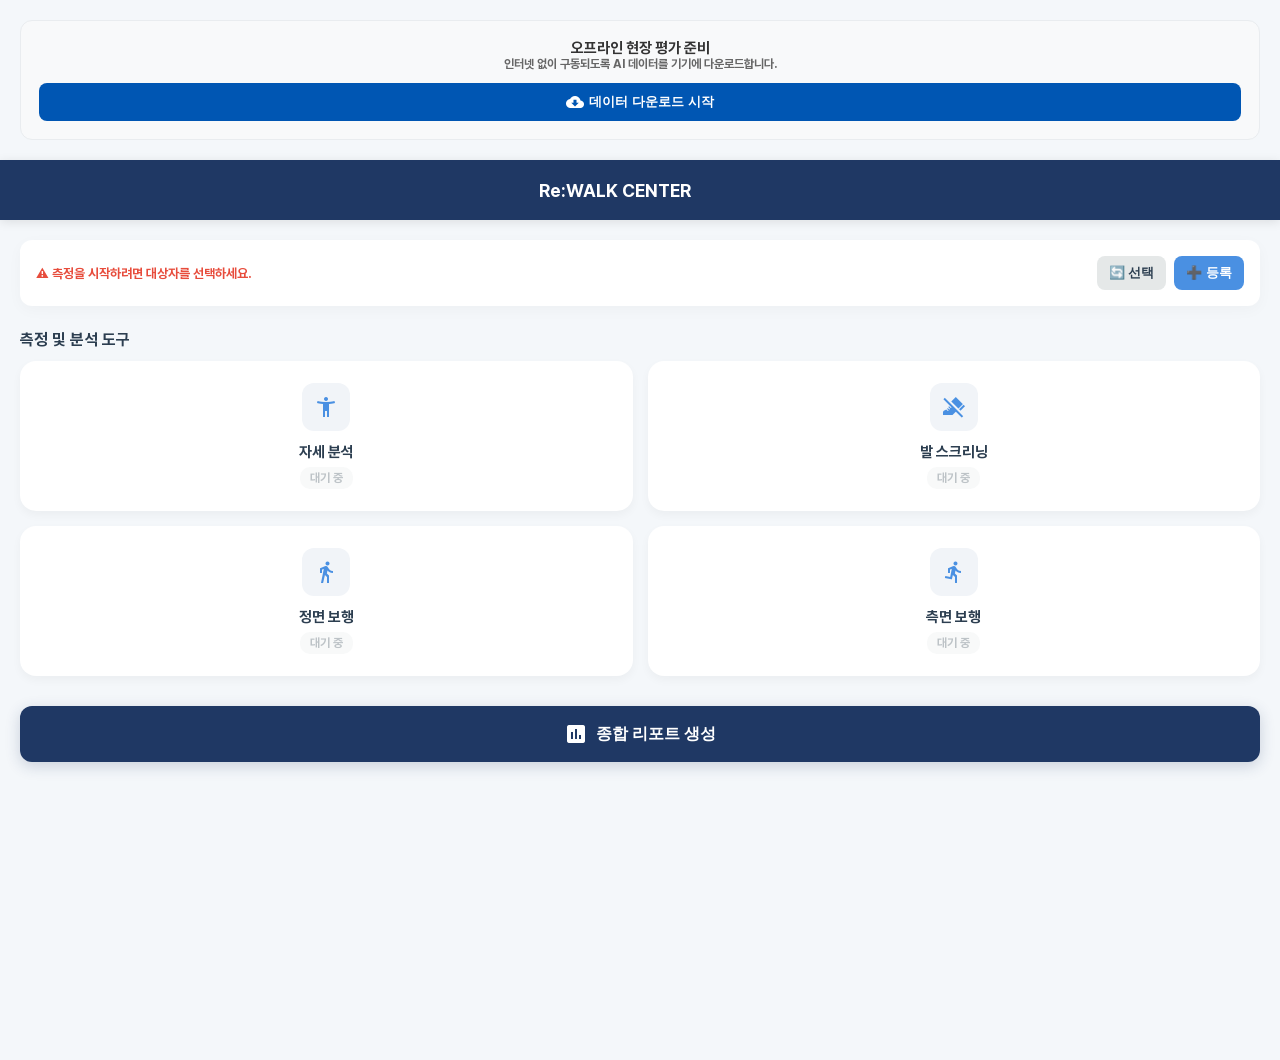
<file: index.html>
<!DOCTYPE html>
<html lang="ko">
<head>
    <title>ReWalk Center - 전문가 대시보드</title>
    <link rel="stylesheet" href="css/local_font.css">
    <link rel="manifest" href="manifest.json">
    <link rel="apple-touch-icon" sizes="192x192" href="icons/icon-192x192.png">
    <meta charset="UTF-8">
    <meta name="viewport" content="width=device-width, initial-scale=1.0, maximum-scale=1.0, user-scalable=no, viewport-fit=cover">
    <meta name="apple-mobile-web-app-capable" content="yes">
    <meta name="apple-mobile-web-app-status-bar-style" content="black-translucent">
    <meta name="apple-mobile-web-app-title" content="ReWalk">    

    <script src="js/rewalk_store.js"></script>
    
    <style>
        :root {
            --primary-color: #1F3864; 
            --action-color: #4A90E2;  
            --bg-color: #F4F7FA;
            --card-bg: #FFFFFF;
            --text-main: #2C3E50;
            --text-muted: #7F8C8D;
        }
        * { box-sizing: border-box; margin: 0; padding: 0; -webkit-tap-highlight-color: transparent; }
        body, html { width: 100%; height: 100%; overflow: hidden; font-family: 'Pretendard', sans-serif; background-color: var(--bg-color); }

        /* 📌 동적 상단 헤더 */
        header { 
            height: 60px; background-color: var(--primary-color); color: white; 
            display: flex; align-items: center; justify-content: space-between; 
            padding: 0 20px; padding-top: env(safe-area-inset-top);
            box-shadow: 0 2px 10px rgba(0,0,0,0.1); z-index: 100; position: relative;
        }
        .header-title { font-size: 18px; font-weight: 700; flex: 1; text-align: center; }
        
        .btn-back {
            background: rgba(255,255,255,0.2); border: none; color: white;
            padding: 6px 12px; border-radius: 6px; font-weight: 600; cursor: pointer;
            display: flex; align-items: center; gap: 4px; visibility: hidden;
        }
        .btn-logout { visibility: hidden; } 

        main { height: calc(100vh - 60px); display: flex; flex-direction: column; position: relative; overflow: hidden; }
        iframe { flex: 1; width: 100%; height: 100%; border: none; display: block; background: var(--bg-color); }

        #dashboard-view { flex: 1; overflow-y: auto; padding: 20px; padding-bottom: calc(20px + env(safe-area-inset-bottom)); }

        /* 회원 관리 바 UI */
        .user-management-bar {
            background-color: var(--card-bg); border-radius: 12px; padding: 16px; margin-bottom: 24px;
            width: 100%; display: flex; justify-content: space-between; align-items: center;
            flex-wrap: wrap; gap: 10px; box-shadow: 0 4px 15px rgba(0,0,0,0.03);
        }
        .user-status { font-size: 15px; font-weight: 600; color: var(--text-main); }
        .warning-text { color: #e74c3c; font-size: 13px; font-weight: 700; }
        .highlight-name { color: var(--primary-color); font-size: 20px; font-weight: 800;}
        .highlight-sub { color: var(--text-muted); font-size: 13px; display: block; margin-top: 4px; font-weight: 500;}
        
        .user-actions { display: flex; gap: 8px; }
        .user-actions button { padding: 8px 12px; border: none; border-radius: 8px; font-weight: 600; cursor: pointer; font-size: 13px; }
        .btn-select { background-color: #E5E8E8; color: var(--text-main); }
        .btn-register { background-color: var(--action-color); color: white; }

        /* 팝업(모달) UI */
        .modal-overlay {
            position: fixed; top: 0; left: 0; width: 100%; height: 100%;
            background-color: rgba(0, 0, 0, 0.6); display: flex; justify-content: center; align-items: center; z-index: 1000;
        }
        .modal-overlay.hidden { display: none; }
        .modal-content { background: white; width: 90%; max-width: 350px; padding: 24px; border-radius: 16px; box-shadow: 0 10px 25px rgba(0,0,0,0.2); }
        .modal-content h2 { margin-bottom: 20px; font-size: 18px; text-align: center; color: var(--primary-color); }
        .input-group { margin-bottom: 15px; }
        .input-group label { display: block; margin-bottom: 6px; font-weight: 600; color: var(--text-main); font-size: 13px;}
        .input-group input, .input-group select { width: 100%; padding: 12px; border: 1px solid #BDC3C7; border-radius: 8px; font-size: 15px; outline: none; }
        .input-group input:focus { border-color: var(--action-color); }
        .modal-buttons { display: flex; gap: 10px; margin-top: 20px; }
        .modal-buttons.center { justify-content: center; }
        .modal-buttons button { flex: 1; padding: 12px; border: none; border-radius: 8px; font-size: 15px; font-weight: bold; cursor: pointer; }
        .btn-cancel { background-color: #E5E8E8; color: var(--text-main); }
        .btn-submit { background-color: var(--action-color); color: white; }
        
        .user-list { list-style: none; max-height: 250px; overflow-y: auto; }
        .user-list li { padding: 12px 0; border-bottom: 1px solid #ECF0F1; display: flex; justify-content: space-between; align-items: center; }
        .user-list li:last-child { border-bottom: none; }
        .btn-pick { background: #2ECC71; color: white; border: none; padding: 6px 12px; border-radius: 6px; cursor: pointer; font-size: 13px; font-weight: bold;}

        /* 측정 도구 그리드 */
        .grid-title { font-size: 16px; font-weight: 700; color: var(--text-main); margin-bottom: 12px; }
        .tool-grid { display: grid; grid-template-columns: 1fr 1fr; gap: 15px; margin-bottom: 30px; }
        .tool-card {
            background: var(--card-bg); border-radius: 16px; padding: 20px 15px; text-align: center; box-shadow: 0 4px 10px rgba(0,0,0,0.04);
            border: 2px solid transparent; cursor: pointer; transition: 0.2s; display: flex; flex-direction: column; align-items: center; justify-content: center;
        }
        .tool-card:active { transform: scale(0.96); }
        .tool-icon { width: 48px; height: 48px; border-radius: 12px; background: #F1F4F8; display: flex; align-items: center; justify-content: center; margin-bottom: 12px; color: var(--action-color); }
        .tool-name { font-size: 15px; font-weight: 700; color: var(--text-main); margin-bottom: 6px; }
        .tool-status { font-size: 12px; font-weight: 600; color: #BDC3C7; background: #F8F9F9; padding: 4px 10px; border-radius: 10px; }
        
        /* 종합 리포트 버튼 */
        .btn-report {
            width: 100%; background: var(--primary-color); color: white; border: none; padding: 16px; border-radius: 12px; font-size: 16px; font-weight: 700;
            display: flex; justify-content: center; align-items: center; gap: 8px; cursor: pointer; box-shadow: 0 4px 15px rgba(31, 56, 100, 0.2);
        }
    </style>
</head>
<body>
    
    <div id="download-card" style="margin: 20px; padding: 18px; border-radius: 12px; background: #f8f9fa; border: 1px solid #e9ecef; text-align: center;">
        <h3 style="margin-top:0; font-size: 15px; color:#333;">오프라인 현장 평가 준비</h3>
        <p style="font-size: 12px; color:#666; margin-bottom: 12px;">인터넷 없이 구동되도록 AI 데이터를 기기에 다운로드합니다.</p>
        <button id="download-btn" onclick="startOfflineDownload()" style="background:#0056b3; color:white; border:none; padding:10px 20px; border-radius:8px; font-weight:bold; width:100%; cursor:pointer;">
            <i class="material-icons" style="vertical-align: middle; margin-right: 5px; font-size:18px;">cloud_download</i>데이터 다운로드 시작
        </button>
        <div id="progress-container" style="display: none; margin-top: 12px;">
            <div style="background: #e9ecef; border-radius: 10px; height: 8px; width: 100%; overflow: hidden;">
                <div id="progress-bar" style="background: #28a745; width: 0%; height: 100%; transition: width 0.2s;"></div>
            </div>
            <div id="progress-text" style="margin-top: 6px; font-size: 13px; font-weight: bold; color: #0056b3;">0% 다운로드 중...</div>
        </div>
    </div>

    <header>
        <!-- 🚨 변경: 평소엔 뒤로가기 버튼을 숨겨둡니다 (style="display: none;") -->
        <button class="btn-back" id="btn-back" onclick="showDashboard()" style="display: none;">
            <span class="material-icons" style="font-size: 18px;">arrow_back_ios_new</span> 뒤로
        </button>
        <div class="header-title" id="header-title">Re:WALK CENTER</div>
        <!-- 🚨 변경: 숨김 버튼이 레이아웃을 해치지 않게 투명하게 처리 -->
        <button class="btn-back btn-logout" style="visibility: hidden;">숨김</button>
    </header>

    <main>
        <!-- 🚨 추가: iframe을 감싸는 새로운 tool-view 상자 생성 (평소엔 숨김) -->
        <div id="tool-view" style="display: none; height: calc(100vh - 60px); flex-direction: column;">
            <iframe id="tool-frame" src="" style="flex: 1; width: 100%; border: none;"></iframe>
        </div>

        <div id="dashboard-view" style="display:block;">
        <!-- ... 이 아래의 대시보드(모달, 격자 등) 코드는 건드릴 필요 없이 그대로 둡니다! ... -->
            
            <div class="user-management-bar">
                <div class="user-status" id="currentUserStatus">
                    <span class="warning-text">⚠️ 측정을 시작하려면 먼저 대상자를 선택해주세요.</span>
                </div>
                <div class="user-actions">
                    <button class="btn-select" onclick="openSelectUserModal()">🔄 선택</button>
                    <button class="btn-register" onclick="openRegisterUserModal()">➕ 등록</button>
                </div>
            </div>

            <div id="registerModal" class="modal-overlay hidden">
                <div class="modal-content">
                    <h2>신규 회원 등록</h2>
                    <form id="registerForm" onsubmit="handleRegisterUser(event)">
                        <div class="input-group">
                            <label>이름</label>
                            <input type="text" id="regName" placeholder="예: 홍길동" required autocomplete="off">
                        </div>
                        <div class="input-group">
                            <label>생년월일</label>
                            <input type="date" id="regBirthDate" required>
                        </div>
                        <div class="input-group">
                            <label>전화번호 뒷자리 (4자리)</label>
                            <input type="text" id="regPhone" placeholder="예: 1234" maxlength="4" pattern="\d{4}" required autocomplete="off">
                        </div>
                        <div class="input-group">
                            <label>신장 (cm)</label>
                            <input type="number" id="regHeight" placeholder="예: 165" required>
                        </div>
                        <div class="input-group">
                            <label>성별</label>
                            <select id="regGender" required>
                                <option value="male">남성</option>
                                <option value="female">여성</option>
                            </select>
                        </div>
                        <div class="modal-buttons">
                            <button type="button" class="btn-cancel" onclick="closeModals()">취소</button>
                            <button type="submit" class="btn-submit">등록 완료</button>
                        </div>
                    </form>
                </div>
            </div>

            <div id="selectModal" class="modal-overlay hidden">
                <div class="modal-content">
                    <h2>측정 대상자 선택</h2>
                    <div style="margin-bottom: 15px;">
                        <input type="text" id="searchUser" placeholder="🔍 이름 또는 뒷자리(4자리) 검색" oninput="filterUserList()" style="width: 100%; padding: 10px; border-radius: 8px; border: 1px solid #BDC3C7; outline: none; font-size: 14px;">
                    </div>
                    <ul id="userListContainer" class="user-list">
                        </ul>
                    <div class="modal-buttons center">
                        <button class="btn-cancel" onclick="closeModals()">닫기</button>
                    </div>
                </div>
            </div>
            
            <div class="grid-title">측정 및 분석 도구</div>
            <div class="tool-grid">
                <div class="tool-card" onclick="openTool('posture_analysis.html', '정적 자세 분석')">
                    <div class="tool-icon"><span class="material-icons">accessibility_new</span></div>
                    <div class="tool-name">자세 분석</div>
                    <div class="tool-status" id="status-posture">대기 중</div>
                </div>
        
                <div class="tool-card" onclick="openTool('foot_screening.html', '발 스크리닝')">
                    <div class="tool-icon"><span class="material-icons">do_not_step</span></div>
                    <div class="tool-name">발 스크리닝</div>
                    <div class="tool-status" id="status-foot">대기 중</div>
                </div>

                <div class="tool-card" onclick="openTool('front_gait.html', '정면 보행 분석')">
                    <div class="tool-icon"><span class="material-icons">directions_walk</span></div>
                    <div class="tool-name">정면 보행</div>
                    <div class="tool-status" id="status-front">대기 중</div>
                </div>

                <div class="tool-card" onclick="openTool('side_gait.html', '측면 보행 분석')">
                    <div class="tool-icon"><span class="material-icons">directions_run</span></div>
                    <div class="tool-name">측면 보행</div>
                    <div class="tool-status" id="status-side">대기 중</div>
                </div>
            </div>            

            <button class="btn-report" onclick="openTool('report.html', '종합 분석 리포트')">
                <span class="material-icons">assessment</span> 종합 리포트 생성
            </button>
        </div>
    </main>
    <script>
        // =========================================
        // 1. 회원 관리 로직 (생년월일 및 폰번호 통합)
        // =========================================
        let users = [];
        let currentUser = null;

        window.addEventListener('DOMContentLoaded', () => {
            loadUsersFromStorage();
            updateUserBarUI();
        });

        function loadUsersFromStorage() {
            try {
                const storedUsers = localStorage.getItem('rewalk_users');
                if (storedUsers) users = JSON.parse(storedUsers);
                
                const storedCurrentUser = localStorage.getItem('rewalk_current_user');
                if (storedCurrentUser) currentUser = JSON.parse(storedCurrentUser);
            } catch (e) {
                console.error("데이터 로드 오류:", e);
            }
        }

        function updateUserBarUI() {
            const statusDiv = document.getElementById('currentUserStatus');
            if (currentUser) {
                const genderText = currentUser.gender === 'male' ? '남성' : '여성';
                const phoneTag = currentUser.phone4 ? `<span style="color:#4A90E2; font-size:16px;">(${currentUser.phone4})</span>` : '';
                statusDiv.innerHTML = `
                    <span class="highlight-name">${currentUser.name} 님 ${phoneTag}</span>
                    <span class="highlight-sub">만 ${currentUser.age}세 / ${currentUser.height}cm / ${genderText}</span>
                `;
            } else {
                statusDiv.innerHTML = `<span class="warning-text">⚠️ 측정을 시작하려면 대상자를 선택하세요.</span>`;
            }
        }

        // 모달 제어 함수
        window.openRegisterUserModal = function() { 
            document.getElementById('registerModal').classList.remove('hidden'); 
        };
        
        window.openSelectUserModal = function() {
            document.getElementById('searchUser').value = '';
            renderUserList();
            document.getElementById('selectModal').classList.remove('hidden');
        };
        
        window.closeModals = function() {
            document.getElementById('registerModal').classList.add('hidden');
            document.getElementById('selectModal').classList.add('hidden');
            document.getElementById('registerForm').reset();
        };

        // 신규 등록
        window.handleRegisterUser = function(event) {
            event.preventDefault();
            
            const birthInput = document.getElementById('regBirthDate').value;
            if(!birthInput) {
                alert("생년월일을 입력해주세요.");
                return;
            }

            const birthDate = new Date(birthInput);
            const today = new Date();
            let calculatedAge = today.getFullYear() - birthDate.getFullYear();
            const m = today.getMonth() - birthDate.getMonth();
            if (m < 0 || (m === 0 && today.getDate() < birthDate.getDate())) {
                calculatedAge--;
            }

            const phone4 = document.getElementById('regPhone').value;
            const name = document.getElementById('regName').value;

            const newUser = {
                id: 'user_' + phone4 + '_' + Date.now(), 
                name: name,
                birthDate: birthInput,
                age: calculatedAge,
                phone4: phone4,
                height: parseInt(document.getElementById('regHeight').value) || 160,
                gender: document.getElementById('regGender').value,
                createdAt: new Date().toISOString()
            };

            users.push(newUser);
            localStorage.setItem('rewalk_users', JSON.stringify(users));
            window.selectUser(newUser);
            window.closeModals();
        };

        // 리스트 렌더링
        function renderUserList() {
            const container = document.getElementById('userListContainer');
            container.innerHTML = '';
            if (users.length === 0) {
                container.innerHTML = '<li style="color:#94a3b8; font-size:14px; text-align:center;">등록된 회원이 없습니다.</li>';
                return;
            }
            [...users].reverse().forEach(user => {
                const li = document.createElement('li');
                const genderStr = user.gender === 'male' ? '남' : '여';
                const phoneTag = user.phone4 ? `(${user.phone4})` : '';
                
                li.setAttribute('data-search', `${user.name} ${user.phone4 || ''}`);
                li.innerHTML = `
                    <div>
                        <div style="font-size: 15px; font-weight: 700; color: #2C3E50;">${user.name} 님 <span style="color:#4A90E2; font-size:13px;">${phoneTag}</span></div>
                        <div style="font-size: 12px; color: #7F8C8D;">만 ${user.age}세 | ${user.height}cm | ${genderStr}</div>
                    </div>
                    <button class="btn-pick" onclick="selectUserById('${user.id}')">선택</button>
                `;
                container.appendChild(li);
            });
        }

        // 검색 필터
        window.filterUserList = function() {
            const query = document.getElementById('searchUser').value.toLowerCase().trim();
            const items = document.querySelectorAll('#userListContainer li');
            
            items.forEach(li => {
                const searchText = li.getAttribute('data-search') || '';
                if (searchText.includes(query)) {
                    li.style.display = 'flex';
                } else {
                    li.style.display = 'none';
                }
            });
        };

        window.selectUserById = function(userId) {
            const user = users.find(u => u.id === userId);
            if (user) window.selectUser(user);
        };

        window.selectUser = function(user) {
            currentUser = user;
            localStorage.setItem('rewalk_current_user', JSON.stringify(user));
            updateUserBarUI();
            window.closeModals();
        };

        // =========================================
        // 2. 도구 화면 전환 제어 로직
        // =========================================
        const toolView = document.getElementById('tool-view'); // 🚨 새로 추가된 감싸개 상자
        const iframe = document.getElementById('tool-frame');
        const dashboardView = document.getElementById('dashboard-view');
        const btnBack = document.getElementById('btn-back');
        const headerTitle = document.getElementById('header-title');

        window.showDashboard = function() {
            updateUserBarUI();
            
            // 🚨 수정됨: iframe 자체를 숨기는 것이 아니라, 부모 상자인 tool-view를 숨김
            toolView.style.display = 'none'; 
            dashboardView.style.display = 'block';
            
            iframe.src = ""; // 카메라 및 리소스 해제
            
            // 🚨 수정됨: 뒤로가기 버튼 숨김 처리 (CSS display 활용)
            btnBack.style.display = 'none'; 
            headerTitle.textContent = 'Re:WALK CENTER';
        };

        window.openTool = function(url, title) {
            // (전문가님의 기존 로직 유지) 대상자 선택 여부 확인
            if (!currentUser) {
                alert("대상자를 먼저 등록하거나 선택해 주세요!");
                window.openSelectUserModal();
                return;
            }
            
            // 대시보드 숨기기
            dashboardView.style.display = 'none';
            
            // 🚨 수정됨: 툴 상자를 화면에 꽉 차게(flex) 표시
            toolView.style.display = 'flex'; 
            iframe.src = url; 
            
            // 🚨 수정됨: 뒤로가기 버튼 표시 (헤더 CSS에 맞춰 flex 사용)
            btnBack.style.display = 'flex'; 
            headerTitle.textContent = title;
        };

        window.addEventListener('message', (event) => {
            if (event.data && event.data.action === 'NEXT_STEP') window.showDashboard();
            if (event.data && event.data.action === 'MEASUREMENT_DONE') window.showDashboard();
        });

        // =========================================
        // 3. 오프라인 다운로드 제어 시스템 (NaN 오류 수정판)
        // =========================================
        document.addEventListener("DOMContentLoaded", function() {
            if (localStorage.getItem('rewalk_offline_ready') === 'true') {
                const card = document.getElementById('download-card');
                if (card) card.style.display = 'none';
            }
        });

        if ('serviceWorker' in navigator) {
            navigator.serviceWorker.register('./sw.js').then(reg => {
                console.log('✅ RE:WALK 서비스 워커 구동 성공:', reg.scope);
            }).catch(error => {
                console.log('❌ 서비스 워커 구동 실패:', error);
            });

            navigator.serviceWorker.addEventListener('message', event => {
                if (event.data.type === 'PROGRESS') {
                    let percent = parseInt(event.data.percent);
                    
                    // 💡 서버에서 전체 용량을 안 줘서 NaN이 뜰 때의 방어 코드!
                    if (isNaN(percent)) {
                        document.getElementById('progress-bar').style.width = '100%';
                        document.getElementById('progress-bar').style.backgroundColor = '#17a2b8'; // 대기/진행을 의미하는 파란색
                        document.getElementById('progress-text').innerText = '⏳ AI 데이터를 안전하게 받아오는 중입니다... (1~2분 소요)';
                    } else {
                        document.getElementById('progress-bar').style.backgroundColor = '#28a745'; // 정상 초록색
                        document.getElementById('progress-bar').style.width = percent + '%';
                        document.getElementById('progress-text').innerText = percent + '% 다운로드 중...';
                    }
                } 
                else if (event.data.type === 'COMPLETE') {
                    localStorage.setItem('rewalk_offline_ready', 'true');
                    const card = document.getElementById('download-card');
                    if (card) card.style.display = 'none';
                    
                    // 💡 다운로드가 백그라운드에서 끝났음을 확실하게 알려주는 팝업창!
                    alert("🎉 오프라인 구동용 AI 데이터 다운로드가 완벽하게 끝났습니다!");
                } 
            });
        }

        window.startOfflineDownload = function() {
            if ('serviceWorker' in navigator) {
                const btn = document.getElementById('download-btn');
                btn.disabled = true;
                btn.innerHTML = '<i class="material-icons" style="vertical-align: middle; margin-right: 5px; font-size:18px;">hourglass_empty</i>다운로드 진행 중...';
                document.getElementById('progress-container').style.display = 'block';

                navigator.serviceWorker.ready.then(registration => {
                    if (registration.active) {
                        registration.active.postMessage({ type: 'START_DOWNLOAD' });
                    }
                });
            } else {
                alert("이 브라우저는 오프라인 다운로드를 지원하지 않습니다.");
            }
        };
    </script>
    
</body>
</html>
</file>
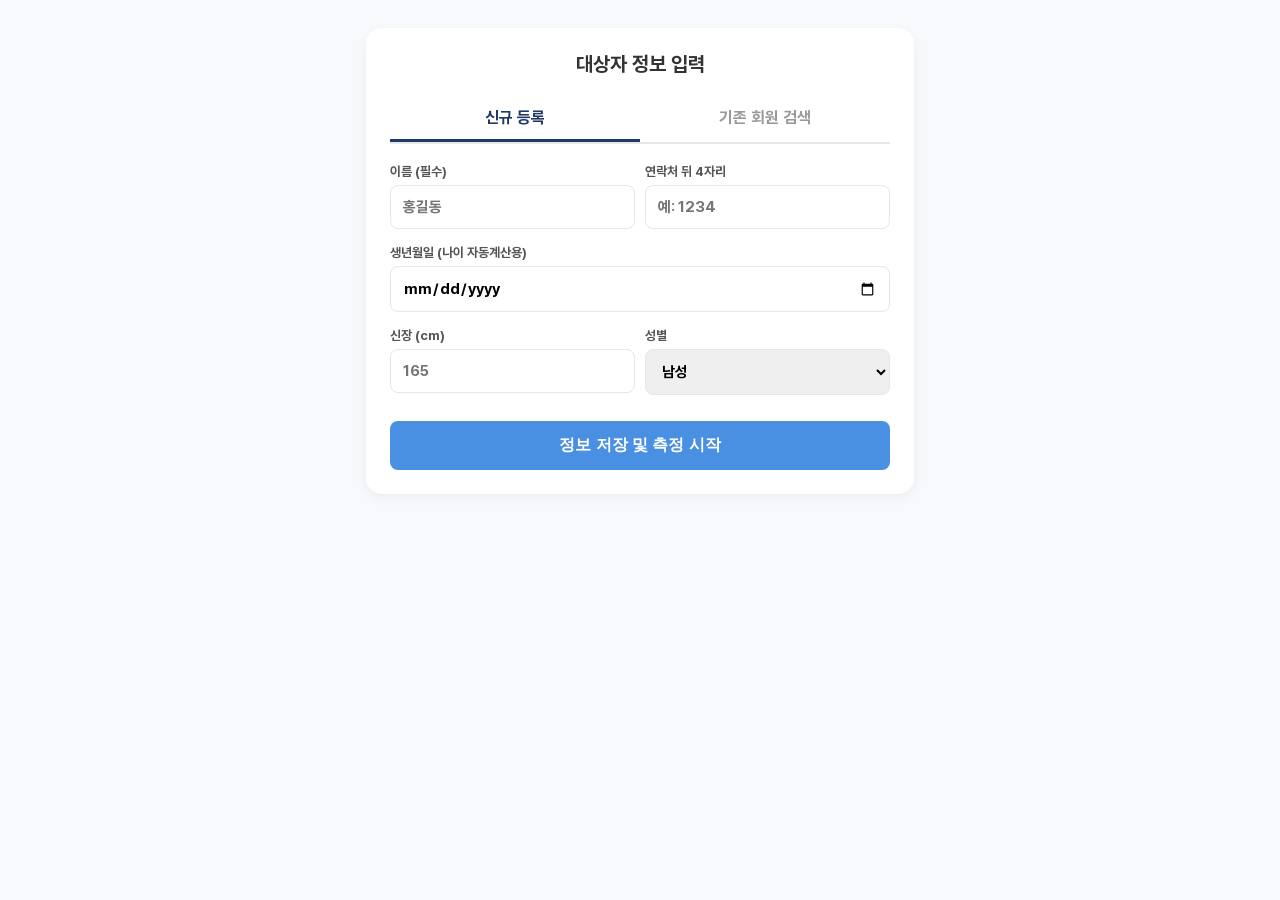
<file: basic_info.html>
<!DOCTYPE html>
<html lang="ko">
<head>
    <meta charset="UTF-8">
    <meta name="viewport" content="width=device-width, initial-scale=1.0, maximum-scale=1.0, user-scalable=no">
    <title>기본 정보 및 회원 관리</title>
    <link rel="stylesheet" href="css/local_font.css">
    <style>
        :root {
            --primary-color: #1F3864;
            --action-color: #4A90E2;
            --bg-color: #F7F9FC;
            --text-main: #333;
            --border-color: #E5E7EB;
        }
        body { font-family: 'Pretendard', sans-serif; background-color: var(--bg-color); padding: 20px; color: var(--text-main); }
        
        .container { background: white; border-radius: 16px; padding: 24px; box-shadow: 0 4px 12px rgba(0,0,0,0.05); max-width: 500px; margin: 0 auto; }
        .title { font-size: 20px; font-weight: 700; margin-bottom: 20px; text-align: center; }

        .tabs { display: flex; border-bottom: 2px solid var(--border-color); margin-bottom: 20px; }
        .tab { flex: 1; text-align: center; padding: 12px; font-weight: 600; color: #999; cursor: pointer; }
        .tab.active { color: var(--primary-color); border-bottom: 3px solid var(--primary-color); }

        .form-group { margin-bottom: 16px; }
        .form-group label { display: block; font-size: 13px; font-weight: 600; margin-bottom: 6px; color: #555; }
        .form-group input, .form-group select { 
            width: 100%; padding: 12px; border: 1px solid var(--border-color); border-radius: 8px; 
            font-size: 15px; font-family: inherit; box-sizing: border-box;
        }
        .form-group input:focus, .form-group select:focus { outline: none; border-color: var(--action-color); }

        /* 검색 리스트 스타일 개선 */
        .search-box { position: relative; margin-bottom: 16px; }
        .search-box input { padding-right: 40px; }
        .search-box .material-icons { position: absolute; right: 12px; top: 12px; color: #999; }
        
        .user-list { max-height: 250px; overflow-y: auto; border: 1px solid var(--border-color); border-radius: 8px; display: none; }
        .user-item { padding: 12px; border-bottom: 1px solid var(--border-color); cursor: pointer; }
        .user-item:last-child { border-bottom: none; }
        .user-item:hover { background-color: #F1F8FF; }
        .user-top { display: flex; justify-content: space-between; align-items: center; margin-bottom: 4px; }
        .user-name { font-weight: 700; font-size: 16px; color: var(--primary-color); }
        .user-phone { font-size: 13px; background: #E5E7EB; padding: 2px 6px; border-radius: 4px; color: #555;}
        .user-meta { font-size: 12px; color: #666; display: flex; justify-content: space-between; }
        .user-regdate { color: #888; font-size: 11px; }

        .status-msg { margin-top: 15px; padding: 12px; border-radius: 8px; font-size: 14px; font-weight: 600; text-align: center; display: none; line-height: 1.4; }
        .success { background-color: #D1FAE5; color: #065F46; border: 1px solid #A7F3D0; }

        .btn-start { 
            width: 100%; padding: 14px; background-color: var(--action-color); color: white; 
            border: none; border-radius: 8px; font-size: 16px; font-weight: 700; cursor: pointer; margin-top: 10px;
        }
    </style>
</head>
<body>

<div class="container">
    <div class="title">대상자 정보 입력</div>

    <div class="tabs">
        <div class="tab active" onclick="switchTab('new')" id="tab-new">신규 등록</div>
        <div class="tab" onclick="switchTab('search')" id="tab-search">기존 회원 검색</div>
    </div>

    <div id="form-new">
        <div class="form-group" style="display: flex; gap: 10px;">
            <div style="flex: 1;">
                <label for="new-name">이름 (필수)</label>
                <input type="text" id="new-name" placeholder="홍길동">
            </div>
            <div style="flex: 1;">
                <label for="new-phone">연락처 뒤 4자리</label>
                <input type="tel" id="new-phone" maxlength="4" placeholder="예: 1234">
            </div>
        </div>
        <div class="form-group">
            <label for="new-dob">생년월일 (나이 자동계산용)</label>
            <input type="date" id="new-dob">
        </div>
        <div class="form-group" style="display: flex; gap: 10px;">
            <div style="flex: 1;">
                <label for="new-height">신장 (cm)</label>
                <input type="number" id="new-height" placeholder="165">
            </div>
            <div style="flex: 1;">
                <label for="new-gender">성별</label>
                <select id="new-gender">
                    <option value="M">남성</option>
                    <option value="F">여성</option>
                </select>
            </div>
        </div>
        <button class="btn-start" onclick="registerAndStart()">정보 저장 및 측정 시작</button>
    </div>

    <div id="form-search" style="display: none;">
        <div class="search-box">
            <input type="text" id="search-input" placeholder="이름 또는 연락처 4자리 검색" oninput="searchUsers()">
            <span class="material-icons">search</span>
        </div>
        <div class="user-list" id="user-list"></div>
        <div id="selected-user-display" class="status-msg success"></div>
        <button class="btn-start" id="btn-start-search" onclick="startWithExisting()" style="display: none;">이 회원으로 누적 측정 시작</button>
    </div>
</div>

<script>
    let usersDB = JSON.parse(localStorage.getItem('rewalk_users')) || [];
    let selectedUser = null;

    // 만 나이 계산 함수 (핵심 로직)
    function calculateAge(dobString) {
        if(!dobString) return 0;
        const today = new Date();
        const birthDate = new Date(dobString);
        let age = today.getFullYear() - birthDate.getFullYear();
        const m = today.getMonth() - birthDate.getMonth();
        if (m < 0 || (m === 0 && today.getDate() < birthDate.getDate())) age--;
        return age;
    }

    // 날짜 포맷 함수 (YYYY-MM-DD)
    function formatDate(isoString) {
        const d = new Date(isoString);
        return `${d.getFullYear()}.${String(d.getMonth()+1).padStart(2,'0')}.${String(d.getDate()).padStart(2,'0')}`;
    }

    function switchTab(tabId) {
        document.getElementById('tab-new').classList.remove('active');
        document.getElementById('tab-search').classList.remove('active');
        document.getElementById(`tab-${tabId}`).classList.add('active');

        document.getElementById('form-new').style.display = tabId === 'new' ? 'block' : 'none';
        document.getElementById('form-search').style.display = tabId === 'search' ? 'block' : 'none';
        
        if(tabId === 'search') searchUsers();
    }

    // 신규 등록
    function registerAndStart() {
        const name = document.getElementById('new-name').value.trim();
        const phone = document.getElementById('new-phone').value.trim();
        const dob = document.getElementById('new-dob').value;
        const gender = document.getElementById('new-gender').value;
        const height = document.getElementById('new-height').value;

        if (!name || !dob || !height || !phone) {
            alert('이름, 연락처 4자리, 생년월일, 신장을 모두 입력해주세요.');
            return;
        }

        const newUser = {
            id: 'user_' + Date.now(),
            name: name,
            phone: phone,     // 연락처 뒤 4자리 저장
            dob: dob,         // 생년월일 저장
            gender: gender,
            height: parseFloat(height),
            createdAt: new Date().toISOString() // 최초 등록일
        };

        usersDB.push(newUser);
        localStorage.setItem('rewalk_users', JSON.stringify(usersDB));
        setCurrentUserAndProceed(newUser);
    }

    // 회원 검색 (이름 또는 전화번호 뒷자리로 검색 가능)
    function searchUsers() {
        const query = document.getElementById('search-input').value.trim().toLowerCase();
        const listEl = document.getElementById('user-list');
        listEl.innerHTML = '';

        if(query === '') {
            listEl.style.display = 'none';
            return;
        }

        // 이름이나 폰번호에 검색어가 포함된 사람 필터링
        const filtered = usersDB.filter(u => 
            u.name.toLowerCase().includes(query) || 
            (u.phone && u.phone.includes(query))
        );

        if (filtered.length > 0) {
            listEl.style.display = 'block';
            filtered.forEach(user => {
                const currentAge = calculateAge(user.dob); // 리스트에 띄울 때 현재 만 나이 계산
                const regDate = formatDate(user.createdAt); // 등록일 포맷
                
                const item = document.createElement('div');
                item.className = 'user-item';
                item.innerHTML = `
                    <div class="user-top">
                        <span class="user-name">${user.name} <span style="font-size:14px; color:#555; font-weight:normal;">(${user.gender === 'M'?'남':'여'})</span></span>
                        <span class="user-phone">📞 ${user.phone || '번호없음'}</span>
                    </div>
                    <div class="user-meta">
                        <span>생년월일: ${user.dob} (만 ${currentAge}세) / ${user.height}cm</span>
                        <span class="user-regdate">최초등록: ${regDate}</span>
                    </div>
                `;
                item.onclick = () => selectUser(user, currentAge);
                listEl.appendChild(item);
            });
        } else {
            listEl.style.display = 'none';
        }
    }

    // 회원 선택
    function selectUser(user, currentAge) {
        selectedUser = user;
        document.getElementById('user-list').style.display = 'none';
        document.getElementById('search-input').value = `${user.name} (${user.phone})`;
        
        const display = document.getElementById('selected-user-display');
        display.innerHTML = `✅ <b>${user.name}</b>님 (만 ${currentAge}세)<br><span style="font-size:12px; font-weight:normal; color:#444;">최초 등록일: ${formatDate(user.createdAt)}</span><br>이전 데이터에 누적하여 기록합니다.`;
        display.style.display = 'block';
        
        document.getElementById('btn-start-search').style.display = 'block';
    }

    function startWithExisting() {
        if(!selectedUser) return;
        setCurrentUserAndProceed(selectedUser);
    }

    // 데이터 세팅 후 다음 페이지 이동
    function setCurrentUserAndProceed(user) {
        // 측정 시점의 정확한 '나이'를 계산해서 저장 객체에 추가 전달
        const sessionUser = {
            ...user,
            currentAge: calculateAge(user.dob) // 지금 측정하는 순간의 나이
        };

        localStorage.setItem('rewalk_current_user', JSON.stringify(sessionUser));
        localStorage.setItem('rewalk_current_session_id', 'session_' + Date.now());

        window.parent.postMessage({ action: 'NEXT_STEP' }, '*');
    }
</script>
</body>
</html>
</file>
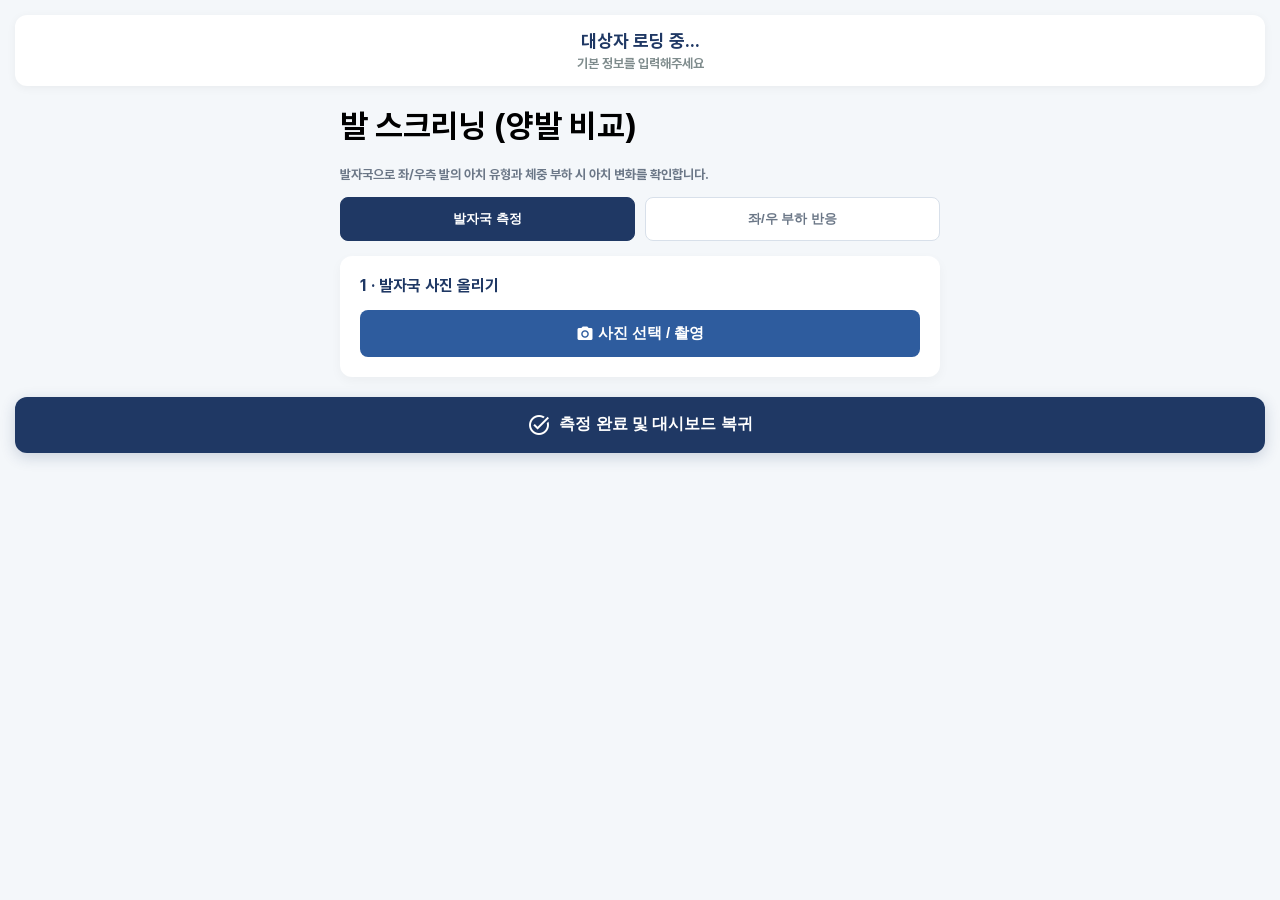
<file: foot_screening.html>
<!DOCTYPE html>
<html lang="ko">
<head>
    <meta charset="UTF-8">
    <meta name="viewport" content="width=device-width, initial-scale=1.0, viewport-fit=cover">
    <title>발 스크리닝 · 아치 + 부하 반응 (양발 비교)</title>
    
    <link rel="stylesheet" href="css/local_font.css">
    
    <script src="js/rewalk_store.js"></script>
    <link rel="stylesheet" href="css/foot_screening.css">

    <style>
        /* 💡 오버레이 툴바: 우측 세로 배치 (조절선 핸들과 완벽히 분리) */
        .pa-canvaswrap { position: relative; width: 100%; border-radius: 12px; overflow: hidden; background: #0e1726; }
        .overlay-tools {
            position: absolute;
            top: 50%;
            right: 12px;
            transform: translateY(-50%);
            display: flex;
            flex-direction: column;
            gap: 12px;
            background: rgba(255, 255, 255, 0.9);
            padding: 10px 8px;
            border-radius: 25px;
            box-shadow: 0 4px 15px rgba(0,0,0,0.25);
            z-index: 10;
        }
        .fab-btn {
            width: 40px; height: 40px;
            border-radius: 50%;
            border: none;
            background: #F1F4F8;
            color: #1F3864;
            display: flex; align-items: center; justify-content: center;
            cursor: pointer;
            transition: 0.2s;
            box-shadow: 0 2px 4px rgba(0,0,0,0.1);
        }
        .fab-btn.on { background: #2E8B57; color: white; }
        .fab-btn:active { transform: scale(0.9); }

        /* 🚀 추가: 모바일 하단 내비게이션 바에 버튼이 가려지지 않도록 안전 여백 확보 */
        body {
            padding-bottom: calc(40px + env(safe-area-inset-bottom)) !important;
        }
        .btn-save-dash {
            margin-bottom: 20px !important;
        }
    </style>
</head>
<body>

    <div class="header-info">
        <h2 id="display-name">대상자 로딩 중...</h2>
        <p id="display-meta">기본 정보를 입력해주세요</p>
    </div>

    <div id="print-area"></div>

    <div id="fs-root">
        <h1>발 스크리닝 (양발 비교)</h1>
        <p class="pa-sub" style="font-size:13px; color:#6B7787; margin-bottom:15px;">발자국으로 좌/우측 발의 아치 유형과 <b>체중 부하 시 아치 변화</b>를 확인합니다.</p>

        <div class="fs-tabs">
            <button class="fs-tab on" id="fsTab1">발자국 측정</button>
            <button class="fs-tab" id="fsTab2">좌/우 부하 반응</button>
        </div>

        <div class="fs-pane" id="fsPane1">
            <div class="pa-card" id="paIntake">
                <span class="pa-step">1 · 발자국 사진 올리기</span>
                <button class="pa-btn" id="paPick"><span class="material-icons" style="vertical-align:middle;font-size:18px;">photo_camera</span> 사진 선택 / 촬영</button>
                <input type="file" id="paFile" accept="image/*" class="pa-hide">
            </div>

            <div class="pa-card pa-hide" id="paAdjust">
                <span class="pa-step">2 · 영역 맞추기 및 편집</span>
                
                <div class="pa-row" style="margin-top: 12px; margin-bottom: 12px;">
                    <button class="pa-chip" id="paAutoC"><span class="material-icons" style="font-size:16px;">auto_fix_high</span> 자동 대비</button>
                    <button class="pa-chip" id="paInvert"><span class="material-icons" style="font-size:16px;">invert_colors</span> 색 반전</button>
                    <button class="pa-chip" id="paRotate"><span class="material-icons" style="font-size:16px;">rotate_90_degrees_ccw</span> 90° 회전</button>
                    <button class="pa-chip" id="paAuto"><span class="material-icons" style="font-size:16px;">refresh</span> 다시 인식</button>
                </div>

                <div style="display:flex; align-items: stretch; justify-content: space-between; margin-bottom: 12px; background: var(--paleblue); padding: 12px 14px; border-radius: 11px; border: 1px solid var(--line);">
                    <div style="flex:1; display:flex; flex-direction:column; gap:10px; justify-content:center;">
                        <div style="display:flex; align-items:center; gap:8px;">
                            <label style="font-size:12px; font-weight:800; color:var(--navy); min-width:50px;">인식 감도</label>
                            <input type="range" id="paTh" min="-60" max="60" value="0" style="flex:1; accent-color:var(--amber); margin:0;">
                            <span class="pa-mono" id="paThVal" style="font-size:12px; font-weight:bold; color:var(--navy); width:24px; text-align:right;">0</span>
                        </div>
                        <div style="display:flex; align-items:center; gap:8px;">
                            <label style="font-size:12px; font-weight:800; color:var(--navy); min-width:50px;">밝기</label>
                            <input type="range" id="paBrightness" min="50" max="150" value="100" style="flex:1; accent-color:var(--blue); margin:0;">
                            <span style="width:24px;"></span>
                        </div>
                        <div style="display:flex; align-items:center; gap:8px;">
                            <label style="font-size:12px; font-weight:800; color:var(--navy); min-width:50px;">대비</label>
                            <input type="range" id="paContrast" min="50" max="150" value="100" style="flex:1; accent-color:var(--blue); margin:0;">
                            <span style="width:24px;"></span>
                        </div>
                    </div>
                    <div style="display:flex; align-items:center; margin-left:12px;">
                        <button class="pa-btn sec" id="paFilterReset" style="width: 50px; height: 100%; min-height: 70px; font-size:12px; font-weight:700; padding:0; border-radius:8px; margin:0;">초기화</button>
                    </div>
                </div>

                <div class="pa-canvaswrap">
                    <canvas id="paCanvas"></canvas>
                    <div class="overlay-tools">
                        <button class="fab-btn" id="paPoly" title="다각형(점 잇기) 영역 편집"><span class="material-icons">polyline</span></button>
                        <button class="fab-btn" id="paPickFoot" title="브러시 채우기"><span class="material-icons">brush</span></button>
                        <button class="fab-btn" id="paSeed" title="브러시 지우개"><span class="material-icons">healing</span></button>
                        <button class="fab-btn" id="paUndo" title="되돌리기"><span class="material-icons">undo</span></button>
                    </div>
                </div>
                
                <p class="pa-hint pa-hide" id="paSeedHint" style="color:var(--blue); font-weight:600;"></p>
                <div style="margin-top:8px" id="paBrushWrap" class="pa-hide">
                    <div class="pa-label"><span>붓 크기</span><span class="pa-mono" id="paBrushVal"></span></div>
                    <input type="range" id="paBrush" min="4" max="18" value="8" style="width:100%">
                </div>
                
                <button class="pa-btn sec" id="paReset" style="margin-top:20px; font-size: 13px; padding: 10px;">다른 사진 불러오기</button>
            </div>

            <div class="pa-card pa-hide" id="paResult">
                <span class="pa-step">3 · 결과 및 슬롯 저장</span>
                <div class="pa-result" style="padding: 10px 0;">
                    <div class="pa-ai pa-mono" id="paAI">–</div>
                    <div style="font-size:12px; color:#6B7787; font-weight:bold;">ARCH INDEX</div>
                    <div><span class="pa-cat" id="paCat">–</span></div>
                    <div class="pa-interp" id="paInterp" style="font-size:14px; color:#1F3864; margin-bottom:15px;"></div>
                    <div style="font-size:14px; color:#1F3864; font-weight:bold;">CSI: <span id="paCSI">–</span>%</div>
                    <div style="font-size:12px; color:#6B7787;">(정상 범위: <span id="paRange">0.21–0.26</span>)</div>
                </div>

                <div class="ld-slot">
                    <div style="font-size:14px; font-weight:600; color:#1F3864; margin-bottom: 10px;">현재 분석된 발을 지정하여 저장하세요</div>
                    <div class="ld-slot-b">
                        <div class="slot-col">
                            <div class="slot-title">좌측 발 (L)</div>
                            <button class="ld-sbtn" id="btn-L-sit" onclick="saveToSlot('L', 'sit')">앉기 (무부하)</button>
                            <button class="ld-sbtn" id="btn-L-stand" onclick="saveToSlot('L', 'stand')">서기 (체중부하)</button>
                        </div>
                        <div class="slot-col">
                            <div class="slot-title" style="color:#D9842A;">우측 발 (R)</div>
                            <button class="ld-sbtn" id="btn-R-sit" onclick="saveToSlot('R', 'sit')">앉기 (무부하)</button>
                            <button class="ld-sbtn" id="btn-R-stand" onclick="saveToSlot('R', 'stand')">서기 (체중부하)</button>
                        </div>
                    </div>
                    <div style="font-size:12px; color:#6B7787;" id="ldSlotStatus">저장된 상태가 여기에 표시됩니다.</div>
                </div>
            </div>
        </div>

        <div class="fs-pane fs-off" id="fsPane2">
            <div class="pa-card">
                <span class="pa-step">좌/우 부하 반응 (ΔAI) 비교</span>
                <div id="ldEmpty" style="text-align:center; padding:30px 0; color:#6B7787; font-size:14px;">
                    아직 저장된 값이 없습니다.<br><b>발자국 측정</b> 탭에서 양발의 앉기/서기를 저장해 주세요.
                </div>

                <div id="ldBody" class="pa-hide">
                    <div style="border-bottom: 2px solid var(--line); padding-bottom: 15px; margin-bottom: 15px;">
                        <h3 style="color:var(--navy); font-size: 16px; margin-top: 0;">좌측 발 (Left)</h3>
                        <div class="ld-pair">
                            <div class="ld-card"><div style="font-size:11px; color:#6B7787;">앉기</div><div style="font-size:18px; font-weight:800; color:#1F3864;" id="ldSitAI-L">–</div><div style="font-size:11px;" id="ldSitSub-L">-</div></div>
                            <div class="ld-card"><div style="font-size:11px; color:#6B7787;">서기</div><div style="font-size:18px; font-weight:800; color:#D9842A;" id="ldStandAI-L">–</div><div style="font-size:11px;" id="ldStandSub-L">-</div></div>
                        </div>
                        <div class="ld-hero">
                            <div style="font-size:12px; font-weight:bold; color:#6B7787;">변화량 (ΔAI)</div>
                            <div class="ld-delta" id="ldDelta-L" style="font-size:24px; margin:5px 0;">–</div>
                            <div><span class="ld-badge" id="ldBadge-L">–</span></div>
                            <div id="ldNote-L" style="font-size:13px; color:#2C3E50; margin-top:5px;"></div>
                        </div>
                    </div>

                    <div>
                        <h3 style="color:#D9842A; font-size: 16px; margin-top: 0;">우측 발 (Right)</h3>
                        <div class="ld-pair">
                            <div class="ld-card"><div style="font-size:11px; color:#6B7787;">앉기</div><div style="font-size:18px; font-weight:800; color:#1F3864;" id="ldSitAI-R">–</div><div style="font-size:11px;" id="ldSitSub-R">-</div></div>
                            <div class="ld-card"><div style="font-size:11px; color:#6B7787;">서기</div><div style="font-size:18px; font-weight:800; color:#D9842A;" id="ldStandAI-R">–</div><div style="font-size:11px;" id="ldStandSub-R">-</div></div>
                        </div>
                        <div class="ld-hero" style="background:#FFF3E0; border-color:#FFE0B2;">
                            <div style="font-size:12px; font-weight:bold; color:#6B7787;">변화량 (ΔAI)</div>
                            <div class="ld-delta" id="ldDelta-R" style="font-size:24px; margin:5px 0;">–</div>
                            <div><span class="ld-badge" id="ldBadge-R">–</span></div>
                            <div id="ldNote-R" style="font-size:13px; color:#2C3E50; margin-top:5px;"></div>
                        </div>
                    </div>
                </div>
                
                <button class="pa-btn" id="paPrintPDF" style="margin-top:20px; background-color:#2E8B57;">
                    <span class="material-icons" style="vertical-align:middle; font-size:18px;">print</span> 결과지 1장(A4) PDF 인쇄
                </button>
            </div>
        </div>
    </div>

    <button class="btn-save-dash" onclick="saveToDashboard()">
        <span class="material-icons">task_alt</span> 측정 완료 및 대시보드 복귀
    </button>

    <script src="js/foot_screening.js"></script>
</body>
</html>
</file>
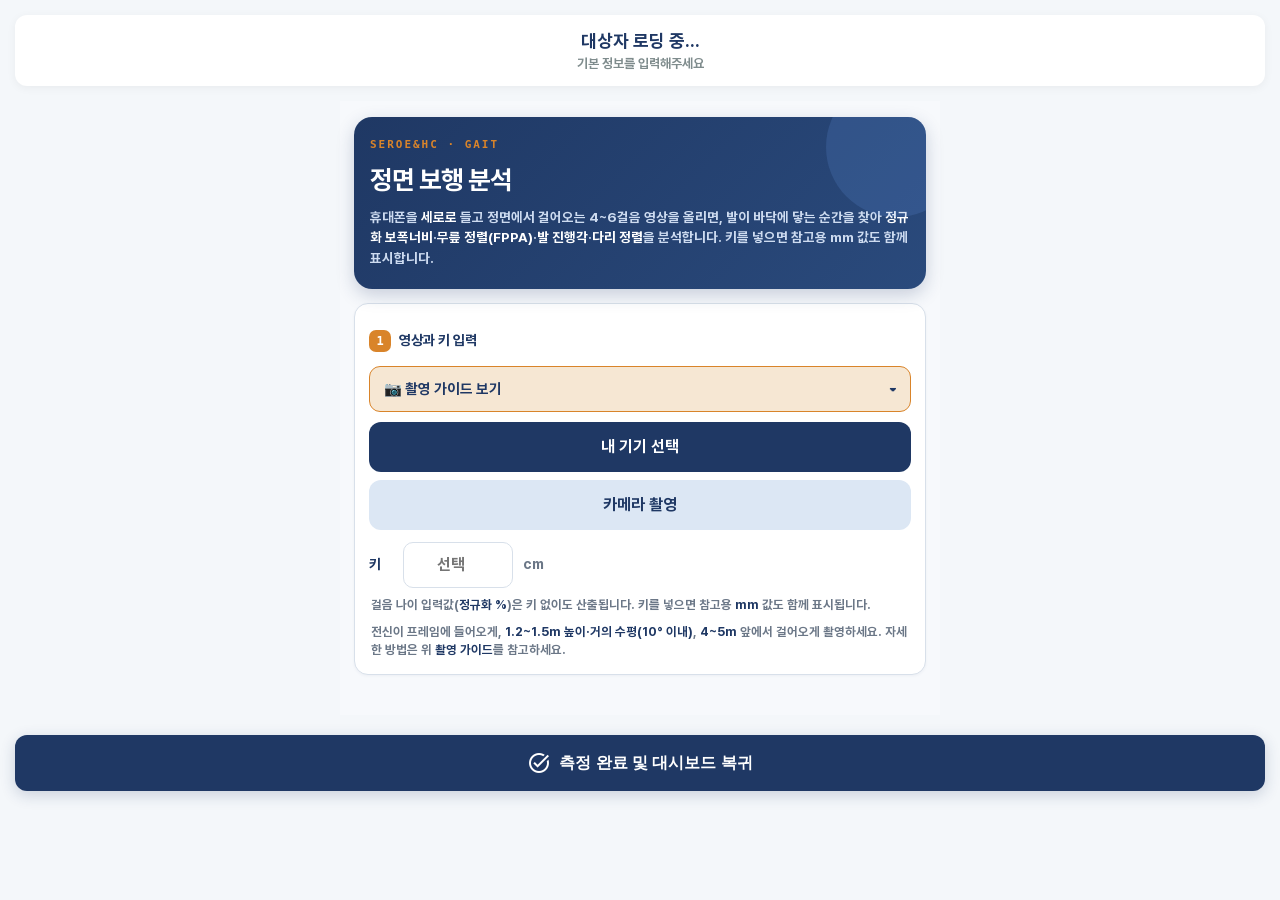
<file: front_gait.html>
<!DOCTYPE html>
<html lang="ko">
<head>
<meta charset="UTF-8">
<meta name="viewport" content="width=device-width, initial-scale=1.0, viewport-fit=cover">
<title>정면 보행 분석</title>
<link rel="stylesheet" href="css/local_font.css">
<script src="mediapipe/pose.js"></script>

<link rel="stylesheet" href="css/front_gait.css">
<script src="js/rewalk_store.js"></script>

</head>
<body>

    <div class="header-info">
        <h2 id="display-name">대상자 로딩 중...</h2>
        <p id="display-meta">기본 정보를 입력해주세요</p>
    </div>

    <div id="fg-root">
      <div class="fg-hero">
        <div class="fg-eyebrow">SEROE&amp;HC · GAIT</div>
        <h1>정면 보행 분석</h1>
        <p class="fg-sub">휴대폰을 <b>세로로</b> 들고 정면에서 걸어오는 4~6걸음 영상을 올리면, 발이 바닥에 닿는 순간을 찾아 <b>정규화 보폭너비</b>·<b>무릎 정렬(FPPA)</b>·<b>발 진행각</b>·<b>다리 정렬</b>을 분석합니다. 키를 넣으면 참고용 mm 값도 함께 표시합니다.</p>
      </div>

      <div class="fg-card" id="fgIntake">
        <h2 class="fg-h2"><span class="n">1</span>영상과 키 입력</h2>

        <button class="fg-guidetoggle" id="fgGuideToggle" type="button"><span>📷 촬영 가이드 보기</span><span id="fgGuideCaret">▾</span></button>
        <div class="fg-guidebox fg-hide" id="fgGuideBox">
          <div style="text-align:center"><span class="fg-gdtitle">① 옆에서 본 배치</span></div>
          <svg viewBox="0 0 580 250" xmlns="http://www.w3.org/2000/svg" role="img" aria-label="측면 배치도">
            <line x1="18" y1="200" x2="562" y2="200" stroke="#B9C4D4" stroke-width="2"/>
            <line x1="78" y1="120" x2="52" y2="200" stroke="#6B7787" stroke-width="3" stroke-linecap="round"/>
            <line x1="78" y1="120" x2="104" y2="200" stroke="#6B7787" stroke-width="3" stroke-linecap="round"/>
            <line x1="78" y1="120" x2="78" y2="200" stroke="#6B7787" stroke-width="2.5" stroke-linecap="round"/>
            <rect x="58" y="100" width="44" height="28" rx="5" fill="#1F3864"/>
            <circle cx="102" cy="114" r="8" fill="#D9842A"/>
            <line x1="30" y1="114" x2="30" y2="200" stroke="#2E5C9E" stroke-width="1.5"/>
            <line x1="25" y1="114" x2="35" y2="114" stroke="#2E5C9E" stroke-width="1.5"/>
            <line x1="25" y1="200" x2="35" y2="200" stroke="#2E5C9E" stroke-width="1.5"/>
            <text x="14" y="162" font-family="Pretendard,sans-serif" font-size="13" font-weight="700" fill="#2E5C9E" transform="rotate(-90 14 162)">1.2~1.5m</text>
            <line x1="110" y1="116" x2="470" y2="196" stroke="#2E5C9E" stroke-width="1.5" stroke-dasharray="6 5"/>
            <text x="250" y="140" font-family="Pretendard,sans-serif" font-size="12" fill="#6B7787">거의 수평 · 살짝 아래(≤10°)</text>
            <g stroke="#1F3864" stroke-width="4" stroke-linecap="round" fill="none">
              <circle cx="472" cy="96" r="14" fill="#1F3864" stroke="none"/>
              <line x1="472" y1="110" x2="472" y2="158"/>
              <line x1="472" y1="122" x2="456" y2="146"/>
              <line x1="472" y1="122" x2="490" y2="146"/>
              <line x1="472" y1="158" x2="458" y2="200"/>
              <line x1="472" y1="158" x2="492" y2="196"/>
            </g>
            <text x="440" y="222" font-family="Pretendard,sans-serif" font-size="12" font-weight="700" fill="#1F3864">걸어오는 방향 →← 카메라</text>
            <line x1="108" y1="232" x2="464" y2="232" stroke="#D9842A" stroke-width="2"/>
            <polygon points="108,232 118,227 118,237" fill="#D9842A"/>
            <polygon points="464,232 454,227 454,237" fill="#D9842A"/>
            <rect x="250" y="222" width="80" height="20" rx="10" fill="#fff"/>
            <text x="290" y="236" font-family="Pretendard,sans-serif" font-size="13" font-weight="800" fill="#D9842A" text-anchor="middle">4~5 m</text>
          </svg>

          <div style="text-align:center; margin-top:12px"><span class="fg-gdtitle">② 카메라 화면(전신)</span></div>
          <svg viewBox="0 0 300 320" xmlns="http://www.w3.org/2000/svg" role="img" aria-label="카메라 화면 구도" style="max-width:280px; margin:0 auto">
            <rect x="60" y="12" width="180" height="296" rx="14" fill="#F7F9FC" stroke="#1F3864" stroke-width="3"/>
            <line x1="60" y1="42" x2="240" y2="42" stroke="#DCE7F4" stroke-width="1.5" stroke-dasharray="5 5"/>
            <text x="150" y="34" font-family="Pretendard,sans-serif" font-size="11" fill="#6B7787" text-anchor="middle">머리 위 약간 여백</text>
            <rect x="62" y="250" width="176" height="30" fill="#2E5C9E" opacity="0.16"/>
            <line x1="62" y1="250" x2="238" y2="250" stroke="#2E5C9E" stroke-width="1.5" stroke-dasharray="6 4"/>
            <line x1="62" y1="280" x2="238" y2="280" stroke="#2E5C9E" stroke-width="1.5" stroke-dasharray="6 4"/>
            <text x="150" y="269" font-family="Pretendard,sans-serif" font-size="10.5" font-weight="700" fill="#2E5C9E" text-anchor="middle">측정 구간(발 닿는 높이)</text>
            <g stroke="#1F3864" stroke-width="5" stroke-linecap="round" fill="none">
              <circle cx="150" cy="62" r="16" fill="#1F3864" stroke="none"/>
              <line x1="150" y1="78" x2="150" y2="150"/>
              <line x1="150" y1="96" x2="128" y2="132"/>
              <line x1="150" y1="96" x2="172" y2="132"/>
              <line x1="150" y1="150" x2="132" y2="262"/>
              <line x1="150" y1="150" x2="170" y2="262"/>
            </g>
            <text x="150" y="300" font-family="Pretendard,sans-serif" font-size="11" fill="#6B7787" text-anchor="middle">발끝까지 다 보이게</text>
            <line x1="66" y1="150" x2="120" y2="150" stroke="#D9842A" stroke-width="1.5" stroke-dasharray="4 4"/>
            <line x1="180" y1="150" x2="234" y2="150" stroke="#D9842A" stroke-width="1.5" stroke-dasharray="4 4"/>
            <text x="150" y="154" font-family="Pretendard,sans-serif" font-size="10" fill="#D9842A" text-anchor="middle">좌우 한 걸음 여유</text>
          </svg>

          <div class="fg-gkey">
            <div class="c"><div class="n">전신</div><div class="l">머리끝~발끝</div></div>
            <div class="c"><div class="n">4~5m</div><div class="l">걸어오는 거리</div></div>
            <div class="c"><div class="n">1.2~1.5m</div><div class="l">카메라 높이</div></div>
          </div>

          <div class="fg-gsec"><span class="d"></span>카메라 · 거리</div>
          <ul class="fg-glist">
            <li>높이 <b>1.2~1.5m</b>(허리~가슴), 삼각대 고정 · <b>거의 수평~10° 이내</b>(하이앵글 금지)</li>
            <li><b>세로</b>로, 대상이 <b>4~5m</b> 앞에서 카메라를 향해 걸어오기</li>
            <li>측정 구간에서 <b>머리끝~발끝</b>이 다 보이고 발이 잘리지 않게 · 좌우 한 걸음 여유</li>
          </ul>

          <div class="fg-gsec"><span class="d"></span>걷기 · 환경</div>
          <ul class="fg-glist">
            <li>카메라를 똑바로 향해 <b>평소 속도로 4~6걸음</b></li>
            <li>바닥은 <b>평평·단색</b>, 배경에 다른 사람 없이, <b>역광 피하기</b></li>
          </ul>

          <div class="fg-gsec"><span class="d"></span>복장 · 발</div>
          <ul class="fg-glist good">
            <li><b>맨발 또는 양말</b> 권장(신발은 발 진행각을 팔자 쪽으로 밀 수 있음)</li>
            <li>하의는 <b>발목·무릎 라인이 보이게</b>(반바지·레깅스 권장)</li>
          </ul>
          <div class="fg-gbad"><b>피하기</b> · 통 넓은 바지·긴 치마 · 위에서 내려찍기 · 역광 · 발 잘림</div>
        </div>

        <button class="fg-btn" id="fgPick">내 기기 선택</button>
        <input type="file" id="fgFile" accept="video/*" class="fg-hide">
        <button class="fg-btn sec" id="fgCam" style="margin-top:8px">카메라 촬영</button>
        <div class="fg-field" style="margin-top:12px">
          <label for="fgHeight">키</label>
          <input type="number" id="fgHeight" min="80" max="220" step="1" placeholder="선택" inputmode="numeric">
          <span class="u">cm</span>
        </div>
        <p class="fg-fieldtip">걸음 나이 입력값(<b>정규화 %</b>)은 키 없이도 산출됩니다. 키를 넣으면 참고용 <b>mm</b> 값도 함께 표시됩니다.</p>
        <p class="fg-hint">전신이 프레임에 들어오게, <b>1.2~1.5m 높이·거의 수평(10° 이내)</b>, <b>4~5m</b> 앞에서 걸어오게 촬영하세요. 자세한 방법은 위 <b>촬영 가이드</b>를 참고하세요.</p>
      </div>

      <div class="fg-card fg-hide" id="fgStage">
        <h2 class="fg-h2"><span class="n">2</span>측정 구간 맞추기</h2>

        <div class="fg-zonebar">
          <span class="t"><b>측정 구간</b></span>
          <button type="button" class="fg-qbtn" data-help="fgHelpZone" aria-label="측정 구간 설명">?</button>
          <button type="button" id="fgZoneBtn" class="on">구간 해제</button>
        </div>
        <div class="fg-helpbox fg-hide" id="fgHelpZone">
          켜면 지정한 높이(발이 바닥에 닿는 구간)에서만 측정해 더 정확합니다. 끄면 화면 전체에서 측정합니다.<br><br>
          파란 선 두 개를 끌어 발이 바닥에 닿는 높이에 맞추세요. 이 구간의 여러 스텝 중 <b>두 발이 나란히 디딘 순간(양발 지지기)</b>을 골라 대표값(중앙값)으로 측정하므로 튐에 강합니다. <b>4~6걸음</b>이면 충분합니다.
        </div>

        <div class="fg-zonebar" id="fgRoiBar">
          <span class="t"><b>대상자 지정</b><br><span id="fgRoiState" style="color:var(--gray);font-size:11.5px">현재: 화면 전체에서 인식</span></span>
          <button type="button" class="fg-qbtn" data-help="fgHelpRoi" aria-label="대상자 지정 설명">?</button>
          <button type="button" id="fgRoiBtn">대상자 지정</button>
          <button type="button" id="fgRoiClear" class="fg-hide">해제</button>
        </div>
        <div class="fg-helpbox fg-hide" id="fgHelpRoi">
          화면에 여러 사람이 있을 때 유용합니다. <b>대상자 지정</b>을 누른 뒤 측정할 사람을 <b>탭</b>하거나 <b>박스로 끌어</b> 지정하면, 그 사람만 인식합니다.<br><br>
          지정하면 초록 박스가 표시되고 걸어와도 자동으로 따라갑니다. 놓치면 잠시 후 화면 전체 인식으로 돌아갑니다.
        </div>

        <div class="fg-canvaswrap" style="margin-top:10px">
          <video id="fgVideo" playsinline webkit-playsinline muted preload="auto"></video>
          <canvas id="fgCanvas"></canvas>
          <div class="fg-ctrl" id="fgCtrl">
            <div class="fg-seek" id="fgSeek"><i id="fgSeekFill"></i><b id="fgSeekKnob"></b></div>
            <div class="fg-crow">
              <button class="fg-cbtn" id="fgBack" title="이전 프레임">⏮</button>
              <button class="fg-cbtn play" id="fgPlay" title="재생/일시정지">▶</button>
              <button class="fg-cbtn" id="fgFwd" title="다음 프레임">⏭</button>
              <span class="fg-cspacer"></span>
              <button class="fg-cbtn spd" id="fgSpeedBtn" title="재생 배속">½</button>
            </div>
          </div>
        </div>
        <div class="fg-legend">
          <span><span class="fg-dot" style="background:#2E8B57"></span>정상 정렬</span>
          <span><span class="fg-dot" style="background:#D9842A"></span>경도 편차</span>
          <span><span class="fg-dot" style="background:#C0392B"></span>뚜렷한 편차</span>
        </div>

        <div class="fg-row" style="margin-top:10px">
          <button class="fg-chip" id="fgMirror">좌우 반전</button>
          <button class="fg-chip" id="fgCapture">결과 갱신</button>
        </div>
        <div class="fg-status" id="fgStatus">모델을 불러오는 중…</div>
        <button class="fg-btn sec" id="fgReset" style="margin-top:4px">다른 영상</button>
      </div>

      <div class="fg-card fg-hide" id="fgResult">
        <h2 class="fg-h2"><span class="n">3</span>측정 결과</h2>
        <div class="fg-metrics">
          <div class="fg-mbig">
            <div><span class="fg-mval fg-mono" id="fgSW">–</span><span class="fg-munit" id="fgSWU">%</span></div>
            <div class="fg-mlbl">정규화 보폭너비 · 걸음 나이 입력값</div>
            <div class="fg-msub" id="fgSWmm"></div>
          </div>
          <div class="fg-guide" id="fgGuide">이 <b>%</b> 값을 「걸음 나이 계산기」 STEP 2에 그대로 입력하세요.</div>

          <div class="fg-pair">
            <div class="fg-pcard">
              <div class="fg-pttl">무릎 무너짐 (FPPA)</div>
              <div class="fg-side">
                <div class="fg-sd"><div class="fg-sdlbl">왼쪽 L</div><div class="fg-sdval fg-mono" id="fgKneeL">–</div><div class="fg-tag" id="fgKneeLt">–</div></div>
                <div class="fg-sd"><div class="fg-sdlbl">오른쪽 R</div><div class="fg-sdval fg-mono" id="fgKneeR">–</div><div class="fg-tag" id="fgKneeRt">–</div></div>
              </div>
            </div>
            <div class="fg-pcard">
              <div class="fg-pttl">발 진행각 <span style="font-weight:400" id="fgFpaNote">(입각 중기 기준)</span></div>
              <div class="fg-side">
                <div class="fg-sd"><div class="fg-sdlbl">왼쪽 L</div><div class="fg-sdval fg-mono" id="fgFootL">–</div><div class="fg-tag" id="fgFootLt">–</div></div>
                <div class="fg-sd"><div class="fg-sdlbl">오른쪽 R</div><div class="fg-sdval fg-mono" id="fgFootR">–</div><div class="fg-tag" id="fgFootRt">–</div></div>
              </div>
            </div>
          </div>

          <div class="fg-pcard" style="margin-top:10px">
            <div class="fg-pttl">다리 정렬 · 무릎↔발목 벌어짐 <span style="font-weight:400">(＋오다리 / −X자)</span></div>
            <div class="fg-side"><div class="fg-sd">
              <div class="fg-sdval fg-mono" id="fgLeg" style="font-size:20px">–</div>
              <div class="fg-tag" id="fgLegt" style="margin-top:4px">–</div>
            </div></div>
          </div>

          <div class="fg-pcard" style="margin-top:10px">
            <div class="fg-pttl">팔 스윙 · 손목 상하 움직임 폭 <span style="font-weight:400">(몸통 길이 대비 %)</span></div>
            <div class="fg-side">
              <div class="fg-sd"><div class="fg-sdlbl">왼팔 L</div><div class="fg-sdval fg-mono" id="fgArmL">–</div><div class="fg-tag" id="fgArmLt">–</div></div>
              <div class="fg-sd"><div class="fg-sdlbl">오른팔 R</div><div class="fg-sdval fg-mono" id="fgArmR">–</div><div class="fg-tag" id="fgArmRt">–</div></div>
            </div>
            <div class="fg-side" style="margin-top:8px"><div class="fg-sd">
              <div class="fg-sdlbl">좌우 대칭</div>
              <div class="fg-sdval fg-mono" id="fgArmAsym" style="font-size:18px">–</div>
              <div class="fg-tag" id="fgArmAsymt" style="margin-top:4px">–</div>
            </div></div>
            <div class="fg-pttl" style="margin-top:12px">팔 궤적 · 어깨선~정중선 구역</div>
            <div class="fg-side">
              <div class="fg-sd"><div class="fg-sdlbl">왼팔 L</div><div class="fg-tag" id="fgArmZoneL" style="margin-top:2px">–</div></div>
              <div class="fg-sd"><div class="fg-sdlbl">오른팔 R</div><div class="fg-tag" id="fgArmZoneR" style="margin-top:2px">–</div></div>
            </div>
            <div class="fg-kam-tip fg-hide" id="fgArmCue" style="margin-top:8px"></div>
          </div>

          <div class="fg-pcard" style="margin-top:10px">
            <div class="fg-pttl">골반 안정성 · 한 발로 디딜 때 반대쪽 골반이 <b>가장 많이 떨어진</b> 정도 <span style="font-weight:400">(걸음별 최대의 중앙값 · 지도자 참고: 트렌델렌버그)</span></div>
            <div class="fg-side">
              <div class="fg-sd"><div class="fg-sdlbl">왼발로 디딜 때</div><div class="fg-sdval fg-mono" id="fgPelL">–</div><div class="fg-tag" id="fgPelLt">–</div></div>
              <div class="fg-sd"><div class="fg-sdlbl">오른발로 디딜 때</div><div class="fg-sdval fg-mono" id="fgPelR">–</div><div class="fg-tag" id="fgPelRt">–</div></div>
            </div>
            <div class="fg-side" style="margin-top:8px"><div class="fg-sd">
              <div class="fg-sdlbl">몸통 보상 기울기 <span style="font-weight:400">(골반 대신 상체로 버티는 정도)</span></div>
              <div class="fg-sdval fg-mono" id="fgPelComp" style="font-size:18px">–</div>
              <div class="fg-tag" id="fgPelCompt" style="margin-top:4px">–</div>
            </div></div>
            <div class="fg-kam-tip fg-hide" id="fgPelCue" style="margin-top:8px"></div>
          </div>

          <div class="fg-pcard" style="margin-top:10px">
            <div class="fg-pttl">회전성 보상 · 공중에서와 착지 후 발 각도 차이 <span style="font-weight:400">(비틀림 경향)</span></div>
            <div class="fg-side">
              <div class="fg-sd"><div class="fg-sdlbl">왼발</div><div class="fg-sdval fg-mono" id="fgWhipL">–</div><div class="fg-tag" id="fgWhipLt">–</div></div>
              <div class="fg-sd"><div class="fg-sdlbl">오른발</div><div class="fg-sdval fg-mono" id="fgWhipR">–</div><div class="fg-tag" id="fgWhipRt">–</div></div>
            </div>
            <div class="fg-side" style="margin-top:8px"><div class="fg-sd">
              <div class="fg-sdlbl">좌우 차이 <span style="font-weight:400">(한쪽만 비틀리는 정도)</span></div>
              <div class="fg-sdval fg-mono" id="fgWhipAsym" style="font-size:18px">–</div>
              <div class="fg-tag" id="fgWhipAsymt" style="margin-top:4px">–</div>
            </div></div>
            <div class="fg-kam-tip fg-hide" id="fgWhipCue" style="margin-top:8px"></div>
          </div>

          <div class="fg-kam" id="fgKam">
            <div class="fg-kam-h">
              <span class="fg-kam-t">무릎 내측 부하 신호</span>
              <span class="fg-kam-b" id="fgKamB">–</span>
            </div>
            <div class="fg-kam-x">
              <div class="fg-kam-c"><div class="fg-kam-cl">보폭 너비</div><div class="fg-kam-cv" id="fgKamSW">–</div></div>
              <div class="fg-kam-c"><div class="fg-kam-cl">다리 정렬</div><div class="fg-kam-cv" id="fgKamLeg">–</div></div>
            </div>
            <div class="fg-kam-m" id="fgKamMsg">측정이 끝나면 표시됩니다.</div>
            <div class="fg-kam-tip fg-hide" id="fgKamTip"></div>
          </div>

          <div class="fg-interp" id="fgInterp">측정 구간에서 걸어오는 영상을 재생하면 결과가 채워집니다.</div>
        </div>
        <button class="fg-btn" id="fgSave" style="margin-top:14px">결과 이미지 저장</button>
        <p class="fg-disc">
          본 결과는 정면 2D 영상 자세추정으로 산출한 <b>스크리닝·교육용 추정치</b>이며 의료 진단이 아닙니다.<br>
          © 새로e헬스커뮤니케이션
        </p>
      </div>
    </div>

    <button class="btn-save-dash" onclick="saveToDashboard()">
        <span class="material-icons">task_alt</span> 측정 완료 및 대시보드 복귀
    </button>
    
    <script src="js/front_gait.js"></script>

</body>
</html>
</file>
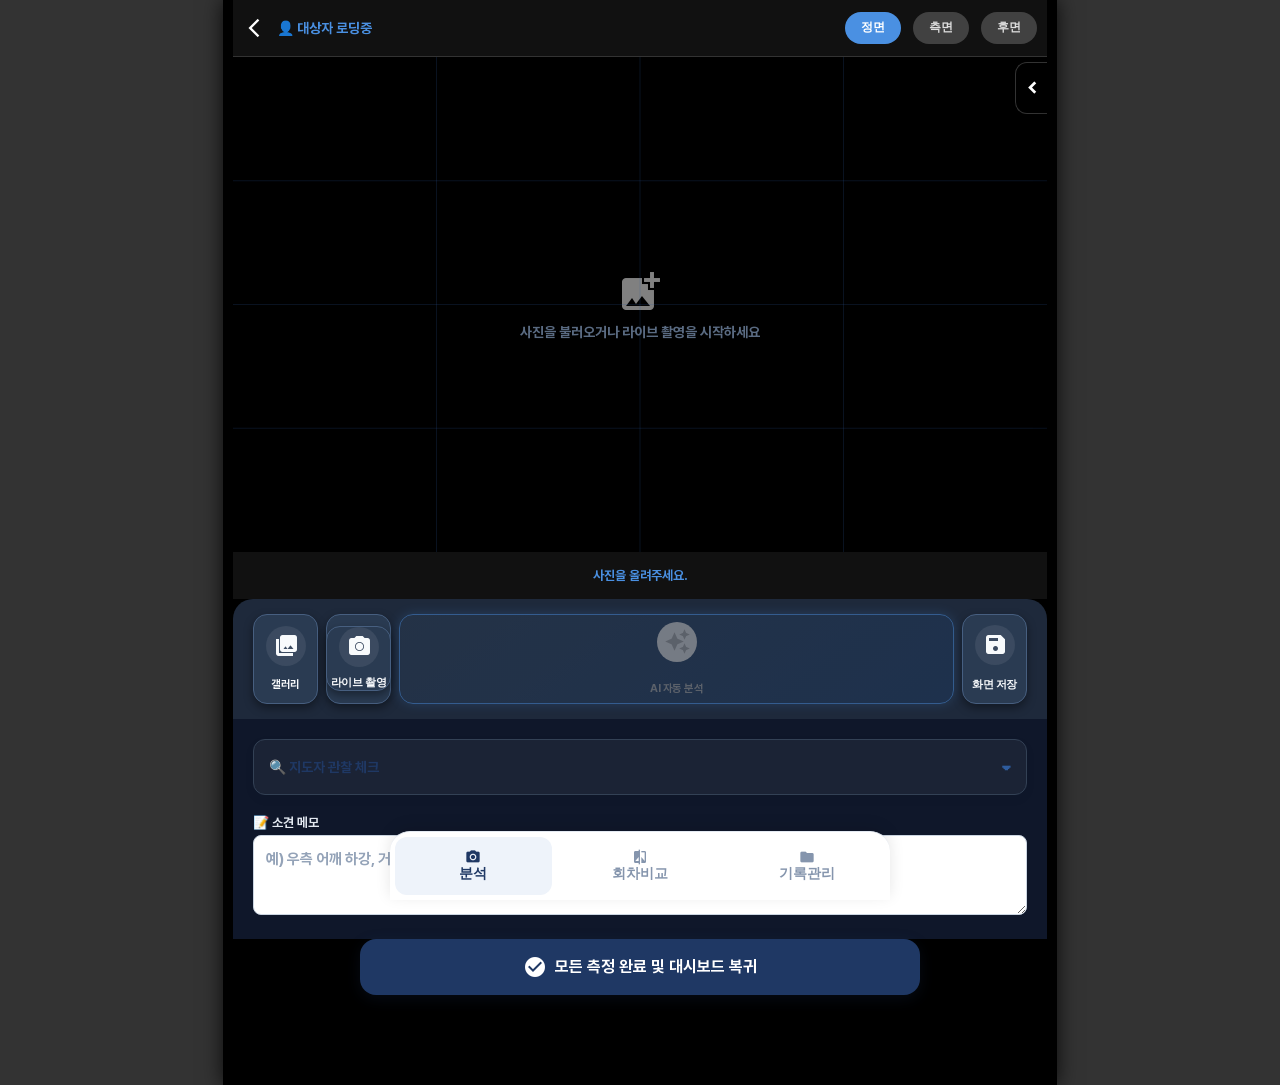
<file: posture_analysis.html>
<!DOCTYPE html>
<html lang="ko">
<head>
<meta charset="UTF-8"/>
<meta name="viewport" content="width=device-width, initial-scale=1.0, maximum-scale=1.0, user-scalable=no"/>
<title>RE:WALK 자세 분석 시스템 (모듈화 버전)</title>
<link rel="stylesheet" href="./css/local_font.css">
<link rel="stylesheet" href="css/analysis_tool.css">

</head>
<body>
<div id="print-area"></div>

<div id="pa-root">
  <div class="pa-nav">
    <button class="pa-nav-btn on" data-tab="analyze"><span class="material-icons" style="font-size:16px;vertical-align:middle;">camera_alt</span> 분석</button>
    <button class="pa-nav-btn" data-tab="compare"><span class="material-icons" style="font-size:16px;vertical-align:middle;">compare</span> 회차비교</button>
    <button class="pa-nav-btn" data-tab="history"><span class="material-icons" style="font-size:16px;vertical-align:middle;">folder</span> 기록관리</button>
  </div>

<div class="pa-panel on" id="pa-analyze" style="background: #000; min-height: 100vh; display: flex; flex-direction: column;">
    
    <!-- 📌 상단 헤더 (뒤로 가기 버튼 추가 및 이름 배치) -->
    <div style="display: flex; justify-content: space-between; align-items: center; padding: 15px 20px; background: #111; border-bottom: 1px solid #333;">
        
        <!-- 🚨 뒤로 가기 버튼 & 대상자 이름 묶음 -->
        <div style="display: flex; align-items: center; gap: 12px; z-index: 100;">
            <button onclick="window.history.back();" style="background: transparent; border: none; color: #fff; cursor: pointer; padding: 0; display: flex; align-items: center;" title="이전 화면으로">
                <span class="material-icons" style="font-size: 22px;">arrow_back_ios_new</span>
            </button>
            <div id="display-name" style="color: #4A90E2; font-size: 15px; font-weight: bold;">
                👤 대상자 로딩중
            </div>
        </div>

        <!-- 뷰 선택 탭(정면/측면/후면) -->
        <div class="pa-vtabs" style="display: flex; gap: 5px; margin: 0; z-index: 100;">
            <button class="pa-vtab on" data-v="front" style="padding: 6px 12px; font-size: 13px; border-radius: 8px;">정면</button>
            <button class="pa-vtab" data-v="side" style="padding: 6px 12px; font-size: 13px; border-radius: 8px;">측면</button>
            <button class="pa-vtab" data-v="back" style="padding: 6px 12px; font-size: 13px; border-radius: 8px;">후면</button>
        </div>
        
        <!-- JS 에러 방지용 숨김 데이터 -->
        <div style="display: none;">
            <span id="pa-vname">정면</span>
            <span id="pa-veng">Anterior View</span>
            <span id="pa-upbtn-txt">사진 선택</span>
        </div>
    </div>

    <!-- 📌 메인 캔버스 및 라이브 카메라 영역 -->
        <div class="pa-cvi" id="pa-cvi" style="position: relative; flex: 1; min-height: 55vh; display: flex; align-items: center; justify-content: center; overflow: hidden; background: #000;">
            <div class="pa-ph" id="pa-ph" style="color: rgba(255,255,255,0.5); text-align: center; z-index: 1;">
                <span class="material-icons" style="font-size:48px;">add_photo_alternate</span>
                <div class="pa-ph-txt">사진을 불러오거나 라이브 촬영을 시작하세요</div>
            </div>
            
            <!-- 🚨 신규 추가: 실시간 카메라 스트리밍 화면 -->
            <video id="pa-live-video" autoplay playsinline style="display:none; position:absolute; top:0; left:0; width:100%; height:100%; object-fit:contain; z-index:5;"></video>
            
            <!-- 캡처 및 갤러리 이미지 표시용 -->
            <img id="pa-img" style="display:none; max-width: 100%; max-height: 100%; object-fit: contain; z-index:6;" alt="자세 사진"/>
            
            <!-- 그리기 및 격자 오버레이용 캔버스 (카메라 위로 겹쳐짐) -->
            <canvas id="pa-cv" style="position: absolute; top: 0; left: 0; width: 100%; height: 100%; z-index: 10;"></canvas>
            <div class="pa-cvhint" id="pa-cvhint" style="display:none;"></div>

            <!-- 🚨 신규 추가: 라이브 카메라 작동 시 나타나는 촬영 컨트롤러 -->
            <div id="pa-live-controls" style="display:none; position:absolute; bottom:20px; left:50%; transform:translateX(-50%); z-index:20; flex-direction:row; gap:20px; align-items:center;">
                <button type="button" id="pa-btn-cam-switch" style="width:44px; height:44px; border-radius:50%; background:rgba(0,0,0,0.6); color:#fff; border:1px solid #555; display:flex; justify-content:center; align-items:center;"><span class="material-icons">flip_camera_ios</span></button>
                <button type="button" id="pa-btn-capture" style="width:64px; height:64px; border-radius:50%; background:#fff; border:4px solid #4A90E2; box-shadow:0 0 15px rgba(0,0,0,0.5);"></button>
                <button type="button" id="pa-btn-cam-cancel" style="width:44px; height:44px; border-radius:50%; background:rgba(0,0,0,0.6); color:#fff; border:1px solid #555; display:flex; justify-content:center; align-items:center;"><span class="material-icons">close</span></button>
            </div>

        <!-- 그리기 도구 서랍 -->
        <div class="pa-overlay-drawer" id="pa-overlay-drawer" style="position: absolute; right: 0; top: 20px; z-index: 20;">
            <button type="button" class="pa-drawer-handle" id="pa-drawer-handle">
                <span class="material-icons" id="pa-drawer-icon">chevron_left</span>
            </button>
            <div class="pa-drawer-content" style="background: rgba(0,0,0,0.8); border-radius: 8px;">
              <div class="pa-ot-group">
                <button type="button" id="pa-grid-density-btn" class="pa-ot-btn" title="격자 순환"><span class="material-icons">grid_off</span><span class="ot-txt">격자 OFF</span></button>
                <button type="button" id="pa-lbl-btn" class="pa-ot-btn on" title="측정값"><span class="material-icons">straighten</span><span class="ot-txt">측정값</span></button>
                <button type="button" id="pa-moire-btn" class="pa-ot-btn" title="등고선"><span class="material-icons">3d_rotation</span><span class="ot-txt">등고선</span></button>
              </div>
              <div class="pa-ot-divider"></div>
              <div class="pa-ot-group">
                <button type="button" class="pa-ot-btn pa-sh-btn on" data-tool="edit" title="선택/이동"><span class="material-icons">open_with</span></button>
                <button type="button" class="pa-ot-btn pa-sh-btn" data-tool="rect" title="사각형"><span class="material-icons">crop_square</span></button>
                <button type="button" class="pa-ot-btn pa-sh-btn" data-tool="circle" title="원"><span class="material-icons">panorama_fish_eye</span></button>
                <button type="button" class="pa-ot-btn pa-sh-btn" data-tool="arrow" title="화살표"><span class="material-icons">north_east</span></button>
                <button type="button" id="pa-undo" class="pa-ot-btn" title="되돌리기"><span class="material-icons">undo</span></button>
                <button type="button" id="pa-clear" class="pa-ot-btn danger" title="삭제"><span class="material-icons">delete_outline</span></button>
              </div>
              <div class="pa-ot-divider"></div>
              <div class="pa-ot-colors">
                <button type="button" class="pa-dot on" data-c="#D9842A" style="background:#D9842A"></button>
                <button type="button" class="pa-dot" data-c="#C0392B" style="background:#C0392B"></button>
                <button type="button" class="pa-dot" data-c="#2E5C9E" style="background:#2E5C9E"></button>
                <button type="button" class="pa-dot" data-c="#2E8B57" style="background:#2E8B57"></button>
              </div>
            </div>
        </div>
    </div>

    <!-- 📌 AI 상태 안내 및 하단 플로팅 컨트롤 (다크 모드 조화) -->
    <div style="background: #111; padding: 10px 0;">
        <div class="pa-auto-st" id="pa-auto-st" style="color: #4A90E2; font-size: 13px; text-align: center; margin-bottom: 5px;">
            안내: 하단의 버튼을 눌러 이미지를 불러오세요.
        </div>
        <div class="pa-rotbar" id="pa-rotbar" style="display:none; justify-content: center; align-items: center; gap: 10px; color: #fff;">
            <button class="pa-rotbtn" id="pa-rot-l" type="button">↺</button>
            <input type="range" id="pa-rot" min="-15" max="15" step="0.5" value="0" class="pa-rotrange">
            <button class="pa-rotbtn" id="pa-rot-r" type="button">↻</button>
        </div>
    </div>

    <!-- 📌 하단 컨트롤 패널 -->
    <div class="control-panel" style="background: #1e293b; padding: 15px; border-top-left-radius: 20px; border-top-right-radius: 20px; display: flex; justify-content: space-around; align-items: center;">
        <label class="btn" style="text-align: center; display: flex; flex-direction: column; align-items: center; cursor: pointer;">
            <div class="btn-icon" style="background: rgba(255,255,255,0.1); color: #fff; width: 45px; height: 45px; border-radius: 50%; display: flex; justify-content: center; align-items: center;"><span class="material-icons">photo_library</span></div>
            <span style="font-size: 11px; margin-top: 4px; color: #cbd5e1; font-weight:bold;">갤러리</span>
            <input type="file" id="pa-file" accept="image/*" style="display:none;">
        </label>

        <label class="btn" style="text-align: center; display: flex; flex-direction: column; align-items: center; cursor: pointer;">
    <!-- 🚨 수정됨: 네이티브 카메라 대신 인앱 라이브 카메라를 호출하는 버튼 -->
            <button type="button" class="btn" id="pa-btn-live-cam" style="border: none; background: transparent; cursor: pointer; padding: 0;">
                <div class="btn-icon"><span class="material-icons">photo_camera</span></div>
                <span>라이브 촬영</span>
            </button>
        </label>

        <button class="btn pa-auto-btn" id="pa-auto-btn" style="border: none; background: transparent; cursor: pointer; display: flex; flex-direction: column; align-items: center;" disabled>
            <div class="btn-icon" style="background: #4A90E2; color: white; width: 60px; height: 60px; border-radius: 50%; display: flex; justify-content: center; align-items: center; box-shadow: 0 4px 10px rgba(74, 144, 226, 0.4);"><span class="material-icons" style="font-size: 28px;">auto_awesome</span></div>
            <span style="font-size: 12px; font-weight: bold; margin-top: 6px; color: #4A90E2;">AI 자동 분석</span>
        </button>

        <button class="btn" id="pa-save" style="border: none; background: transparent; cursor: pointer; display: flex; flex-direction: column; align-items: center;">
            <div class="btn-icon" style="background: rgba(255,255,255,0.1); color: #2E8B57; width: 45px; height: 45px; border-radius: 50%; display: flex; justify-content: center; align-items: center;"><span class="material-icons">save</span></div>
            <span style="font-size: 11px; margin-top: 4px; color: #cbd5e1; font-weight:bold;">화면 저장</span>
        </button>
    </div>

    <!-- 📌 부가 기능 영역 (체크리스트를 위로, 메모를 아래로 배치) -->
    <div style="padding: 20px; background: #0f172a; flex: 1;">
        
        <!-- 1. 지도자 관찰 체크 (이름 변경 및 위로 배치) -->
        <div class="pa-card" id="pa-checklist-card" style="background:rgba(255,255,255,0.05); border-radius:12px; padding:15px; border: 1px solid #334155; margin-bottom: 20px;">
          <button class="pa-chk-toggle" id="pa-chk-toggle" type="button" style="width: 100%; display: flex; justify-content: space-between; align-items: center; background: transparent; border: none; color: #e2e8f0; font-size: 14px; font-weight: bold; cursor: pointer; padding: 0;">
            <span class="pa-chk-toggle-lbl">🔍 지도자 관찰 체크 <span class="pa-chk-count" id="pa-chk-count" style="display:none; margin-left:6px; background:#D9842A; color:#fff; padding:2px 6px; border-radius:10px; font-size:11px;"></span></span>
            <span class="pa-chk-arrow" id="pa-chk-arrow" style="transition: transform 0.3s ease; font-size: 20px;">▾</span>
          </button>
          <div class="pa-chk-body pa-chk-collapsed" id="pa-chk-body">
            <div style="font-size:11.5px; color:#8595AD; margin:12px 0 14px;">2D 측정으로 정량화 어려운 항목 · 육안 관찰 체크</div>
            <div class="pa-chk-grid">
              <div class="pa-chk-item"><label style="color:#e2e8f0;">라운드 숄더</label><select class="pa-chk-sel" data-chk="roundedShoulder"><option value="none">해당 없음</option><option value="mild">경도</option><option value="moderate">중등도</option><option value="severe">심함</option></select></div>
              <div class="pa-chk-item"><label style="color:#e2e8f0;">흉추후만</label><select class="pa-chk-sel" data-chk="thoracicKyphosis"><option value="none">해당 없음</option><option value="mild">경도</option><option value="moderate">중등도</option><option value="severe">심함</option></select></div>
              <div class="pa-chk-item"><label style="color:#e2e8f0;">요추전만</label><select class="pa-chk-sel" data-chk="lumbarLordosis"><option value="none">해당 없음</option><option value="mild">경도</option><option value="moderate">중등도</option><option value="severe">심함</option></select></div>
              <div class="pa-chk-item"><label style="color:#e2e8f0;">골반 전방경사</label><select class="pa-chk-sel" data-chk="anteriorPelvicTilt"><option value="none">해당 없음</option><option value="mild">경도</option><option value="moderate">중등도</option><option value="severe">심함</option></select></div>
              <div class="pa-chk-item"><label style="color:#e2e8f0;">골반 후방경사</label><select class="pa-chk-sel" data-chk="posteriorPelvicTilt"><option value="none">해당 없음</option><option value="mild">경도</option><option value="moderate">중등도</option><option value="severe">심함</option></select></div>
              <div class="pa-chk-item"><label style="color:#e2e8f0;">스웨이백</label><select class="pa-chk-sel" data-chk="swayBack"><option value="none">해당 없음</option><option value="present">관찰됨</option></select></div>
            </div>
          </div>
        </div>

        <!-- 2. 소견 메모 (체크리스트 아래로 이동 및 바탕색 흰색 유지) -->
        <label style="font-size: 13px; font-weight: bold; color: #e2e8f0; display: block;">📝 소견 메모</label>
        <textarea class="pa-ntxt" id="pa-notes" placeholder="예) 우측 어깨 하강, 거북목 심화 등" style="width: 100%; border: 1px solid #cbd5e1; border-radius: 8px; padding: 12px; margin-top: 5px; height: 80px; font-family:inherit; background: #ffffff; color: #000000;"></textarea>
    </div>

    <div class="pa-panel" id="pa-compare">
      <div class="pa-wrap">
        <div class="pa-card">
          <div class="pa-sellbl">🔵 이전 회차 (Before)</div>
          <select class="pa-csel" id="pa-ca"></select>
          <div class="pa-sellbl">🔴 최근 회차 (After)</div>
          <select class="pa-csel" id="pa-cb"></select>

          <div class="pa-vtabs" style="margin-top:10px;">
            <button class="pa-cvt on" data-cv="front">정면</button>
            <button class="pa-cvt" data-cv="side">측면</button>
            <button class="pa-cvt" data-cv="back">후면</button>
          </div>

          <div class="pa-cgrid">
            <div>
              <div class="pa-chdr" style="background:#1F3864">이전</div>
              <div class="pa-cwrap-comp" id="pa-cia"><div class="pa-cinner-comp" style="color:#888; font-size:12px;">선택 대기중</div></div>
            </div>
            <div>
              <div class="pa-chdr" style="background:#D9842A">최근</div>
              <div class="pa-cwrap-comp" id="pa-cib"><div class="pa-cinner-comp" style="color:#888; font-size:12px;">선택 대기중</div></div>
            </div>
          </div>
          
          <button class="pa-btn pa-green" id="pa-cpdf">
              <span class="material-icons" style="vertical-align:middle; font-size:18px;">print</span> Before/After 맞춤 리포트 출력
          </button>
        </div>
      </div>
    </div>

    <div class="pa-panel" id="pa-history">
      <div class="pa-wrap">
        <button class="pa-btn pa-teal" id="pa-new-session-btn" style="margin-bottom: 8px; box-shadow: 0 4px 12px rgba(46,92,158,0.2);">
            <span class="material-icons" style="vertical-align:middle; font-size:18px;">add_circle_outline</span> 새로운 측정(회차) 시작하기
        </button>
        <div style="font-size:12px; color:#8595AD; text-align:center; margin-bottom:15px; word-break:keep-all;">같은 날 연속 측정 시, 위 버튼을 눌러 이전 기록을 보존하고 새 회차를 만드세요.</div>
        
        <div class="pa-card" id="pa-slist" style="background:transparent; box-shadow:none; padding:0;"></div>
      </div>
      </div>
    </div>

<button class="btn-save-dash" id="pa-btn-dash">
    <span class="material-icons" style="vertical-align:middle;">check_circle</span> 모든 측정 완료 및 대시보드 복귀
</button>

<script src="mediapipe/pose.js"></script>
<script src="js/data.js"></script>
<script src="js/posture_app.js"></script>

<!-- 🚀 탭 메뉴 전환 강제 보증 스크립트 -->
<script>
document.addEventListener('DOMContentLoaded', function() {
    const navBtns = document.querySelectorAll('.pa-nav-btn');
    const panels = document.querySelectorAll('.pa-panel');

    if(navBtns.length > 0) {
        navBtns.forEach(btn => {
            btn.addEventListener('click', function() {
                // 1. 모든 탭 버튼과 화면 끄기
                navBtns.forEach(b => b.classList.remove('on'));
                panels.forEach(p => p.classList.remove('on'));

                // 2. 클릭한 탭 켜기 및 연결된 화면 보여주기
                this.classList.add('on');
                const targetId = 'pa-' + this.getAttribute('data-tab');
                const targetPanel = document.getElementById(targetId);
                if(targetPanel) targetPanel.classList.add('on');
                
                // 3. 화면 최상단으로 부드럽게 스크롤
                window.scrollTo({top: 0, behavior: 'smooth'});
            });
        });
    }
});
</script>
<script>
// 🚀 지도자 관찰 체크 펼치기/접기 및 화살표 애니메이션 스크립트
ddocument.addEventListener('DOMContentLoaded', function() {
    // 버튼, 열릴 본문, 화살표 아이콘을 정확히 찾습니다.
    var toggleBtn = document.getElementById('pa-chk-toggle');
    var chkBody = document.getElementById('pa-chk-body');
    var chkArrow = document.getElementById('pa-chk-arrow');

    if(toggleBtn && chkBody) {
        toggleBtn.addEventListener('click', function(e) {
            e.preventDefault(); // 기본 클릭 시 화면 튕김 방지
            
            // pa-chk-collapsed 클래스를 뗐다 붙였다 하면서 접기/펼치기 수행
            var isCollapsed = chkBody.classList.toggle('pa-chk-collapsed');
            
            // 화살표 빙글 도는 애니메이션
            if(chkArrow) {
                chkArrow.style.transform = isCollapsed ? 'rotate(0deg)' : 'rotate(180deg)';
                chkArrow.style.display = 'inline-block';
                chkArrow.style.transition = 'transform 0.3s';
            }
        });
    }
});
</script>
</body>
</html>
</file>
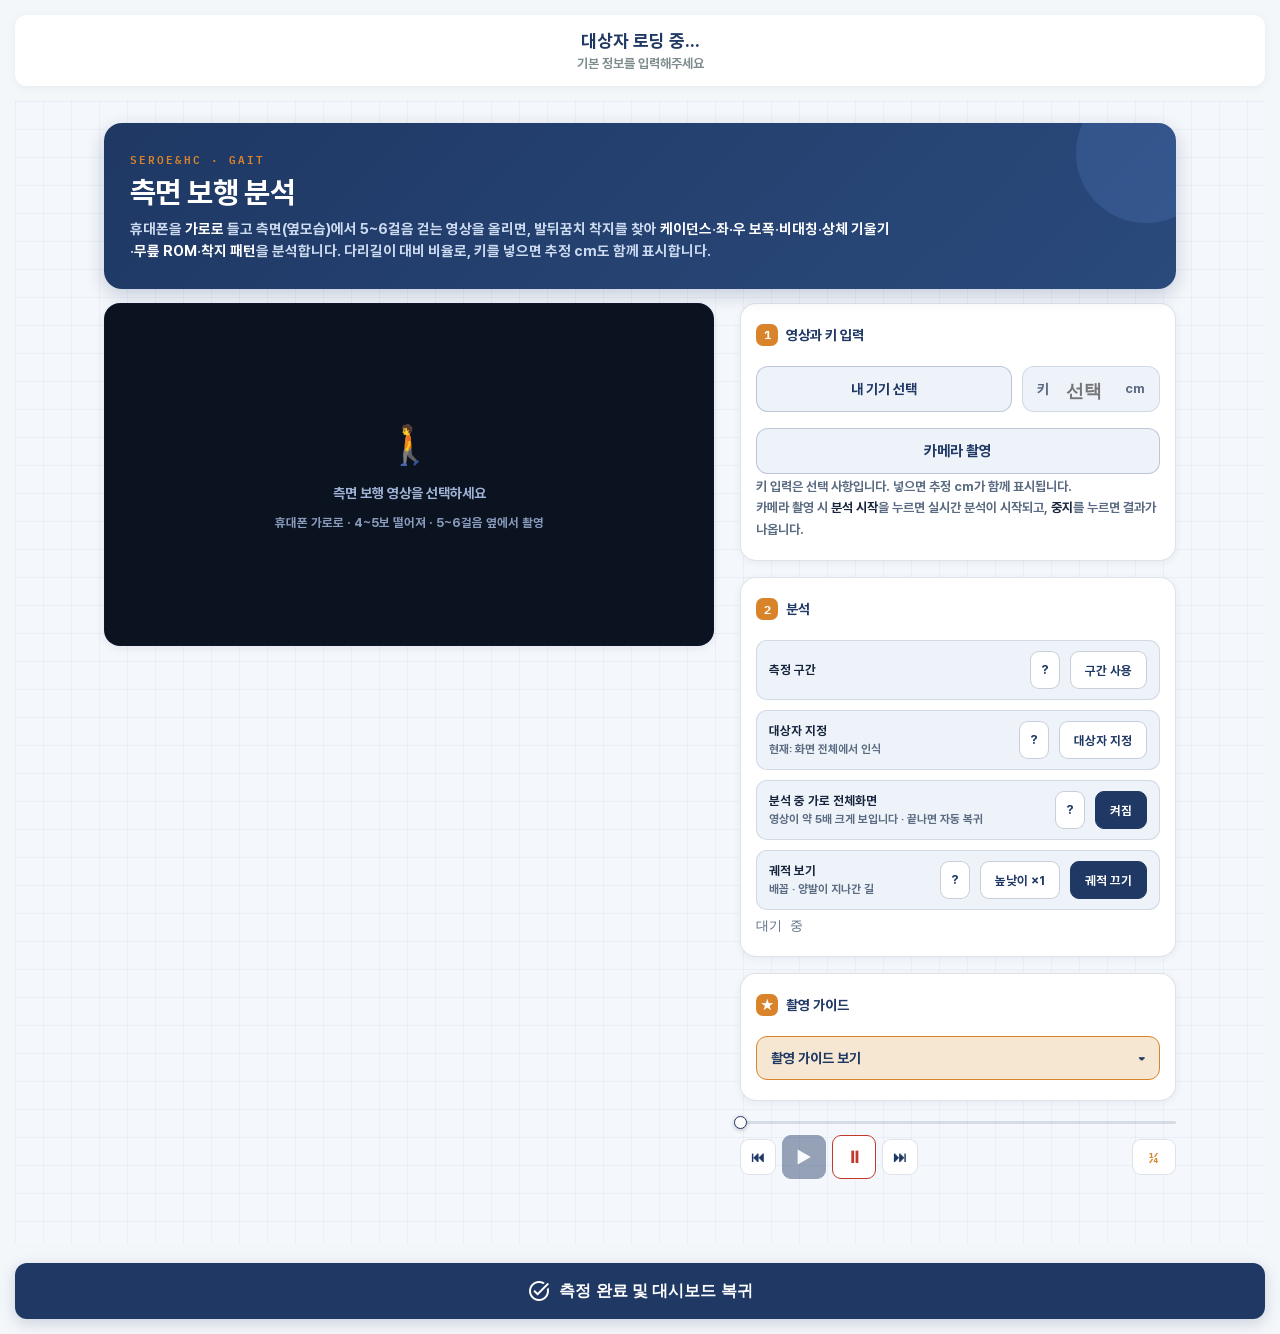
<file: side_gait.html>
<!DOCTYPE html>
<html lang="ko">
<head>
  <meta charset="UTF-8" />
  <meta name="viewport" content="width=device-width, initial-scale=1.0, viewport-fit=cover" />
  <meta name="theme-color" content="#1F3864" />

  <title>측면 보행 분석 · Sagittal Gait</title>
  
  <link rel="stylesheet" href="css/local_font.css">
  <link href="https://fonts.googleapis.com/css2?family=IBM+Plex+Mono:wght@400;500;600&display=swap" rel="stylesheet" />
  <link rel="icon" type="image/png" href="icon-192x192.png">
  <link rel="apple-touch-icon" sizes="192x192" href="icon-192x192.png">
  <link rel="apple-touch-icon" sizes="512x512" href="icon-512x512.png">

  <link rel="stylesheet" href="css/side_gait.css" />
  <script src="mediapipe/pose.js"></script>
  <script src="js/rewalk_store.js"></script>

</head>
<body>
    <div class="header-info">
        <h2 id="display-name">대상자 로딩 중...</h2>
        <p id="display-meta">기본 정보를 입력해주세요</p>
    </div>

    <div id="sl-root">
      <div class="wrap">
      <div class="hero">
      <div class="eyebrow">SEROE&amp;HC · GAIT</div>
      <h1>측면 보행 분석</h1>
      <p class="sub">휴대폰을 <b>가로로</b> 들고 측면(옆모습)에서 5~6걸음 걷는 영상을 올리면, 발뒤꿈치 착지를 찾아 <b>케이던스</b>·<b>좌·우 보폭</b>·<b>비대칭</b>·<b>상체 기울기</b>·<b>무릎 ROM</b>·<b>착지 패턴</b>을 분석합니다. 다리길이
        대비 비율로, 키를 넣으면 추정 cm도 함께 표시합니다.</p>
    </div>

    <div class="grid">
      <div class="card area-input">
        <h2><span class="n">1</span>영상과 키 입력</h2>
        <div class="inrow">
          <label class="file btn compact">
          <input type="file" id="file" accept="video/*" />
          <span id="fileLabel">내 기기 선택</span>
        </label>
          <div class="field">
            <label for="height">키</label>
            <input type="number" id="height" min="100" max="220" step="1" placeholder="선택" />
            <span class="u">cm</span>
          </div>
        </div>
        <button class="btn full sl-cam" id="cam">카메라 촬영</button>
        <span class="tip" style="display:block;margin-top:12px">키 입력은 선택 사항입니다. 넣으면 추정 cm가 함께 표시됩니다.<br>카메라 촬영 시 <b>분석 시작</b>을 누르면 실시간 분석이 시작되고, <b>중지</b>를 누르면 결과가 나옵니다.</span>
      </div>

      <div class="stage area-stage" id="stage">
        <video id="video" playsinline webkit-playsinline muted preload="auto"></video>
        <canvas id="canvas"></canvas>
        <div class="sl-zone sl-hide" id="zone">
          <div class="shade" id="znShL"></div>
          <div class="shade" id="znShR"></div>
          <div class="zn" id="znL"></div>
          <div class="zn" id="znR"></div>
          <div class="lbl" id="znLbl">측정 구간</div>
        </div>
        <div class="hud" id="hud" style="display:none"></div>
        <div class="sl-fsbar" id="slFsBar">
          <span class="t" id="slFsMsg">분석 중… 영상이 끝나면 결과가 나옵니다</span>
          <button type="button" id="slFsStop">중지</button>
        </div>
      <div class="sl-rot sl-hide" id="rotWarn">
        <div class="ic">📱</div>
        <div class="t">폰을 가로로 돌려 주세요</div>
        <div class="d">측면 보행은 <b>가로(landscape)</b> 촬영이 표준입니다.<br>세로로 찍으면 걸음이 프레임에 다 담기지 않습니다.</div>
        <button class="ok" id="rotOk" type="button">세로로 계속하기</button>
      </div>
        <div class="empty" id="empty">
          <div class="big">🚶</div>
          <div>측면 보행 영상을 선택하세요</div>
          <div style="font-size:12.5px;opacity:.85">휴대폰 가로로 · 4~5보 떨어져 · 5~6걸음 옆에서 촬영</div>
        </div>
      </div>

      <div class="sl-ctrlbar" id="slCtrlbar">
        <div class="sl-seek" id="slSeek"><i id="slSeekFill"></i><b id="slSeekKnob"></b></div>
        <div class="sl-crow">
          <button class="sl-cbtn" id="slBack" title="이전 프레임">⏮</button>
          <button class="sl-cbtn play" id="run" title="분석 시작" disabled>▶</button>
          <button class="sl-cbtn play stop" id="stop" title="중지" style="display:none">⏸</button>
          <button class="sl-cbtn" id="slFwd" title="다음 프레임">⏭</button>
          <span class="sl-cspacer"></span>
          <button class="sl-cbtn spd" id="slSpeedBtn" title="재생 배속">¼</button>
        </div>
      </div>

      <div class="card area-analyze">
        <h2><span class="n">2</span>분석</h2>
        <div class="sl-zonebar">
        <span class="t"><b>측정 구간</b></span>
        <button type="button" class="sl-qbtn" data-help="slHelpZone" aria-label="측정 구간 설명">?</button>
        <button type="button" id="zoneBtn">구간 사용</button>
      </div>
      <div class="sl-helpbox sl-hide" id="slHelpZone">
        노란 선을 끌어, 대상이 <b>온전히 보이는 구간</b>만 분석하도록 맞추세요. 화면 가장자리(들어오고 나가는 구간)를 제외하면 정확해집니다.
      </div>

      <div class="sl-zonebar" id="roiBar">
        <span class="t"><b>대상자 지정</b><br><span id="roiState" style="color:var(--gray);font-size:11.5px">현재: 화면 전체에서 인식</span></span>
        <button type="button" class="sl-qbtn" data-help="slHelpRoi" aria-label="대상자 지정 설명">?</button>
        <button type="button" id="roiBtn">대상자 지정</button>
        <button type="button" id="roiClear" class="sl-hide">해제</button>
      </div>
      <div class="sl-helpbox sl-hide" id="slHelpRoi">
        화면에 여러 사람이 있을 때 유용합니다. <b>대상자 지정</b>을 누른 뒤 측정할 사람을 <b>탭</b>하거나 <b>박스로 끌어</b> 지정하면 그 사람만 인식합니다.<br><br>
        지정하면 초록 박스가 표시되고, 걸어가도 자동으로 따라갑니다.
      </div>

      <div class="sl-zonebar" id="fsBar">
        <span class="t"><b>분석 중 가로 전체화면</b><br><span style="color:var(--dim);font-size:11.5px">영상이 약 5배 크게 보입니다 · 끝나면 자동 복귀</span></span>
        <button type="button" class="sl-qbtn" data-help="slHelpFs" aria-label="전체화면 설명">?</button>
        <button type="button" id="fsBtn" class="on">켜짐</button>
      </div>
      <div class="sl-helpbox sl-hide" id="slHelpFs">
        측면 영상은 가로(16:9)라 세로 화면에서는 작게 보입니다. <b>분석 시작</b>을 누르면 가로 전체화면으로 전환해 크게 보여주고, 영상이 끝나면 자동으로 돌아와 결과를 표시합니다.<br><br>
        기기나 브라우저가 전체화면·화면 회전을 지원하지 않으면 <b>기존 방식 그대로</b> 동작합니다.
      </div>

      <div class="sl-zonebar" id="trailBar">
        <span class="t"><b>궤적 보기</b><br><span style="color:var(--dim);font-size:11.5px">배꼽 · 양발이 지나간 길</span></span>
        <button type="button" class="sl-qbtn" data-help="slHelpTrail" aria-label="궤적 설명">?</button>
        <button type="button" id="trailAmpBtn">높낮이 ×1</button>
        <button type="button" id="trailBtn" class="on">궤적 끄기</button>
      </div>
      <div class="sl-helpbox sl-hide" id="slHelpTrail">
        걷는 동안 <b style="color:#2E8B57">배꼽</b>·<b style="color:#D9842A">왼발</b>·<b style="color:#2E5C9E">오른발</b>이 지나간 자리를 <b>점</b>으로 표시합니다. 점 간격이 넓을수록 그 구간에서 빠르게 움직였다는 뜻입니다.<br><br>
        배꼽은 관절점이 없어 <b>어깨와 골반을 잇는 몸통 축의 80% 지점</b>으로 추정합니다. 몸의 무게중심에 가까운 점이라, 걸을 때 위아래로 얼마나 출렁이는지 볼 수 있습니다.<br><br>
        발 궤적은 <b>발끝(foot)</b> 기준입니다. 유각기(발이 공중에 있을 때) 점들이 활 모양으로 올라가며, 이 곡선이 납작하면 발을 끄는 걸음일 수 있습니다.<br><br>
        걷을 때 몸의 상하 출렁임은 실제로 <b>다리 길이의 3% 안팎</b>으로 작아, 화면에서는 거의 평평하게 보입니다. <b>높낮이 ×2 / ×4</b> 버튼을 누르면 위아래 변화만 과장해 보여줍니다. 이때 표시되는 모양은 <b>관찰용 과장</b>이며 실제 크기가 아닙니다.<br><br>체형에 따라 추정 배꼽 위치가 다소 다를 수 있으므로, <b>같은 사람의 회차 간 비교</b>에 활용하시길 권합니다.
      </div>

      <div class="sl-helpbox sl-hide" id="slHelpSpeed">
        케이던스 정확도를 위해 <b>0.25x</b>를 권장합니다(느릴수록 분석 샘플이 촘촘해집니다). 영상이 끝나면 결과가 자동으로 나옵니다.
      </div>
        <div class="status" id="status">대기 중</div>
      </div>

      <div class="card area-guide">
        <h2><span class="n">★</span>촬영 가이드</h2>
        <button class="slg-toggle" type="button" onclick="var b=document.getElementById('slgBox'),h=b.classList.toggle('slg-hide');document.getElementById('slgCaret').textContent=h?'▾':'▴';"><span>촬영 가이드 보기</span><span id="slgCaret">▾</span></button>
        <div class="slg-box slg-hide" id="slgBox">
          <div style="text-align:center"><span class="slg-cap">① 위에서 본 배치</span></div>
          <svg viewBox="0 0 580 224" xmlns="http://www.w3.org/2000/svg" role="img" aria-label="위에서 본 배치">
          <line x1="50" y1="74" x2="530" y2="74" stroke="#B9C4D4" stroke-width="2"/>
          <line x1="140" y1="44" x2="440" y2="44" stroke="#D9842A" stroke-width="2"/>
          <polygon points="440,44 430,39 430,49" fill="#D9842A"/>
          <text x="290" y="36" font-family="Malgun Gothic,sans-serif" font-size="12" font-weight="700" fill="#D9842A" text-anchor="middle">진행 방향 (화면을 가로질러 걷기)</text>
          <g stroke="#1F3864" stroke-width="4" stroke-linecap="round" fill="none">
            <circle cx="362" cy="50" r="9" fill="#1F3864" stroke="none"/>
            <line x1="360" y1="59" x2="356" y2="74"/>
            <line x1="359" y1="63" x2="370" y2="70"/>
            <line x1="359" y1="63" x2="349" y2="71"/>
            <line x1="356" y1="74" x2="368" y2="74"/>
            <line x1="356" y1="74" x2="346" y2="74"/>
          </g>
          <rect x="268" y="152" width="44" height="26" rx="5" fill="#1F3864"/>
          <circle cx="290" cy="152" r="7" fill="#D9842A"/>
          <line x1="290" y1="178" x2="272" y2="202" stroke="#6B7787" stroke-width="3" stroke-linecap="round"/>
          <line x1="290" y1="178" x2="308" y2="202" stroke="#6B7787" stroke-width="3" stroke-linecap="round"/>
          <line x1="290" y1="152" x2="60" y2="74" stroke="#2E5C9E" stroke-width="1.2" stroke-dasharray="5 4" opacity="0.55"/>
          <line x1="290" y1="152" x2="520" y2="74" stroke="#2E5C9E" stroke-width="1.2" stroke-dasharray="5 4" opacity="0.55"/>
          <line x1="170" y1="74" x2="170" y2="190" stroke="#D9842A" stroke-width="1.5"/>
          <line x1="165" y1="74" x2="175" y2="74" stroke="#D9842A" stroke-width="1.5"/>
          <line x1="165" y1="190" x2="175" y2="190" stroke="#D9842A" stroke-width="1.5"/>
          <text x="128" y="137" font-family="Malgun Gothic,sans-serif" font-size="13" font-weight="800" fill="#D9842A">4~5m</text>
          <text x="290" y="218" font-family="Malgun Gothic,sans-serif" font-size="11.5" fill="#6B7787" text-anchor="middle">카메라는 진행 방향과 수직 · 측면(옆모습)</text>
        </svg>
          <div style="text-align:center;margin-top:12px"><span class="slg-cap">② 카메라 화면 (가로)</span></div>
          <svg viewBox="0 0 560 296" xmlns="http://www.w3.org/2000/svg" role="img" aria-label="카메라 화면 가로">
          <rect x="30" y="22" width="500" height="252" rx="14" fill="#F7F9FC" stroke="#1F3864" stroke-width="3"/>
          <line x1="46" y1="246" x2="514" y2="246" stroke="#B9C4D4" stroke-width="2"/>
          <line x1="210" y1="50" x2="360" y2="50" stroke="#D9842A" stroke-width="2"/>
          <polygon points="360,50 350,45 350,55" fill="#D9842A"/>
          <text x="285" y="43" font-family="Malgun Gothic,sans-serif" font-size="12" fill="#6B7787" text-anchor="middle">진행 방향</text>
          <g stroke="#1F3864" stroke-width="5" stroke-linecap="round" fill="none">
            <circle cx="272" cy="80" r="15" fill="#1F3864" stroke="none"/>
            <line x1="270" y1="95" x2="263" y2="163"/>
            <line x1="267" y1="112" x2="294" y2="140"/>
            <line x1="267" y1="112" x2="243" y2="138"/>
            <line x1="263" y1="163" x2="294" y2="246"/>
            <line x1="263" y1="163" x2="236" y2="244"/>
          </g>
          <line x1="46" y1="50" x2="140" y2="50" stroke="#DCE7F4" stroke-width="1.5" stroke-dasharray="5 5"/>
          <text x="93" y="42" font-family="Malgun Gothic,sans-serif" font-size="10.5" fill="#8595AD" text-anchor="middle">머리 위 여백</text>
          <text x="285" y="268" font-family="Malgun Gothic,sans-serif" font-size="11.5" fill="#6B7787" text-anchor="middle">전신(머리~발) · 옆모습(측면)</text>
        </svg>
          <p class="slg-tip">· <b>휴대폰을 가로로</b> 들고 측면(옆모습) 촬영 · 카메라 고정<br>· 대상이 <b>진행 방향과 수직</b>으로 화면을 가로질러 걷기<br>· <b>4~5m 거리</b> · 5~6걸음 · 전신(머리~발)이 프레임에<br>· 몸 선이 보이는 복장 · 밝은 곳 · 배경 정리</p>
        </div>
      </div>
    </div>
  </div>
</div>
  <button class="btn-save-dash" onclick="saveToDashboard()">
        <span class="material-icons">task_alt</span> 측정 완료 및 대시보드 복귀
  </button>
  <script src="js/side_gait.js"></script>
</body>
</html>
</file>
<file: css/local_font.css>
/* 로컬 폴더의 폰트를 불러옵니다 */
@font-face {
    font-family: 'Pretendard';
        src: url('../fonts/Pretendard-Regular.woff2') format('woff2');
    font-weight: 400;
}

@font-face {
    font-family: 'Pretendard';
    src: url('../fonts/Pretendard-Bold.woff2') format('woff2');
}

/* 앱 전체에 프리텐다드 폰트 적용 */
body {
    font-family: 'Pretendard', sans-serif;
}

/* -------------------------------------
    구글 Material Icons 오프라인 완벽 설정 
-------------------------------------- */
@font-face {
    font-family: 'Material Icons';
    font-style: normal;
    font-weight: 400;
    src: url('../fonts/MaterialIcons-Regular.woff2') format('woff2'); /* 이 경로가 중요합니다! */
}

.material-icons {
    font-family: 'Material Icons' !important;
    font-weight: normal;
    font-style: normal;
    font-size: 24px;
    line-height: 1;
    display: inline-block;
    white-space: nowrap;
    word-wrap: normal;
    direction: ltr;
    letter-spacing: normal;
    text-transform: none;
    vertical-align: middle;
    
    /* 리가처(단어 -> 아이콘 변환) 크로스 브라우저 필수 설정 */
    font-feature-settings: 'liga';
    -webkit-font-feature-settings: 'liga';
    -webkit-font-smoothing: antialiased;
    text-rendering: optimizeLegibility;
    -moz-osx-font-smoothing: grayscale;
}
</file>
<file: css/foot_screening.css>
@charset "UTF-8";

body { font-family: 'Pretendard', sans-serif; background-color: #F4F7FA; padding: 15px; margin: 0; }
.header-info { text-align: center; margin-bottom: 15px; background: white; padding: 15px; border-radius: 12px; box-shadow: 0 2px 10px rgba(0,0,0,0.05); }
.header-info h2 { font-size: 18px; color: #1F3864; margin: 0 0 5px 0; font-weight: 800; }
.header-info p { font-size: 13px; color: #7F8C8D; margin: 0; }
.btn-save-dash { width: 100%; padding: 16px; background-color: #1F3864; color: white; border: none; border-radius: 12px; font-size: 16px; font-weight: 700; cursor: pointer; display: flex; align-items: center; justify-content: center; gap: 8px; margin-top: 20px; box-shadow: 0 4px 15px rgba(31,56,100,0.2); }

#fs-root, #fs-root * { box-sizing: border-box !important; -webkit-tap-highlight-color: transparent; }
#fs-root { --navy:#1F3864; --blue:#2E5C9E; --amber:#D9842A; --ink:#243244; --gray:#6B7787; --line:#D8E0EA; --paleblue:#EEF3FA; --lightblue:#DCE7F4; --bg:#F7F9FC; --high:#2E5C9E; --normal:#2E8B57; --flat:#D9842A; max-width:600px; margin: 0 auto; }
.pa-hide { display: none !important; }
.fs-tabs { display: flex; gap: 10px; margin-bottom: 15px; }
.fs-tab { flex: 1; padding: 12px; border: 1px solid var(--line); border-radius: 8px; background: white; font-weight: 600; color: var(--gray); cursor: pointer; }
.fs-tab.on { background: var(--navy); color: white; border-color: var(--navy); }
.fs-off { display: none; }
.pa-card { background: white; border-radius: 12px; padding: 20px; box-shadow: 0 4px 12px rgba(0,0,0,0.04); margin-bottom: 15px; }
.pa-step { font-weight: 800; color: var(--navy); display: block; margin-bottom: 15px; font-size: 16px; }
.pa-btn { width: 100%; padding: 14px; background: var(--blue); color: white; border: none; border-radius: 8px; font-weight: 700; font-size: 15px; cursor: pointer; }
.pa-btn.sec { background: var(--line); color: var(--ink); }
.pa-hint { font-size: 13px; color: var(--gray); line-height: 1.5; margin-top: 10px; padding: 10px; background: #F8FAFC; border-radius: 8px; border: 1px solid var(--line); }

.pa-canvaswrap { position: relative; width: 100%; border: 2px dashed var(--line); border-radius: 8px; overflow: hidden; background: #fff; margin-bottom: 10px; }
canvas { width: 100%; height: auto; display: block; }

/* 오버레이 툴바 */
.overlay-tools { position: absolute; top: 10px; right: 10px; display: flex; flex-direction: column; gap: 8px; z-index: 10; }
.fab-btn { width: 44px; height: 44px; border-radius: 50%; background: rgba(255, 255, 255, 0.95); border: 1px solid var(--line); box-shadow: 0 2px 6px rgba(0,0,0,0.15); display: flex; align-items: center; justify-content: center; cursor: pointer; color: var(--ink); transition: 0.2s; }
.fab-btn:active { transform: scale(0.92); }
.fab-btn.on { background: var(--navy); color: white; border-color: var(--navy); box-shadow: 0 4px 10px rgba(31,56,100,0.3); }

.pa-row { display: flex; gap: 8px; flex-wrap: wrap; margin-top:10px; }
.pa-chip { padding: 8px 12px; border-radius: 20px; border: 1px solid var(--line); background: white; font-size: 13px; font-weight: 600; cursor: pointer; display:flex; align-items:center; gap:4px; transition: 0.2s;}
.pa-chip:active { transform: scale(0.95); }
.pa-label { display: flex; justify-content: space-between; font-size: 13px; font-weight: 600; margin-bottom: 5px; }
.pa-mono { font-family: 'IBM Plex Mono', monospace; font-weight: 600; }
.pa-result { text-align: center; padding: 20px 0; }
.pa-ai { font-size: 32px; font-weight: 800; color: var(--navy); }
.pa-cat { display: inline-block; padding: 4px 12px; border-radius: 12px; font-weight: 700; color: white; margin: 10px 0; }

/* 양발 저장 슬롯 */
.ld-slot { background: var(--paleblue); padding: 15px; border-radius: 8px; text-align: center; margin-top: 20px; }
.ld-slot-b { display: flex; gap: 10px; margin: 10px 0; }
.slot-col { flex: 1; display: flex; flex-direction: column; gap: 6px; background: white; padding: 10px; border-radius: 8px; border: 1px solid var(--line); }
.slot-title { font-size: 14px; font-weight: 800; color: var(--navy); }
.ld-sbtn { width: 100%; padding: 10px; border: 1px solid var(--line); border-radius: 6px; font-weight: 600; background: #F8FAFC; color: var(--gray); font-size: 13px; cursor: pointer; transition: 0.2s;}
.ld-sbtn.on { background: var(--blue); color: white; border-color: var(--blue); }

.ld-pair { display: flex; gap: 10px; margin-bottom: 15px; }
.ld-card { flex: 1; background: #fff; border: 1px solid var(--line); padding: 12px; border-radius: 8px; text-align: center; }
.ld-hero { text-align: center; padding: 15px; background: var(--paleblue); border-radius: 8px; margin-bottom: 15px; border: 1px solid var(--lightblue); }
.ld-delta { font-size: 24px; font-weight: 800; font-family: 'IBM Plex Mono', monospace; }
.ld-badge { display: inline-block; padding: 4px 10px; border-radius: 12px; font-weight: 700; color: white; margin: 5px 0; font-size: 12px; }

#print-area { display: none; }
@media print {
    body * { visibility: hidden; }
    body { background: white !important; margin: 0; padding: 0; }
    #print-area, #print-area * { visibility: visible; }
    #print-area { display: block !important; position: absolute; left: 0; top: 0; width: 100%; }
    * { -webkit-print-color-adjust: exact !important; print-color-adjust: exact !important; }
}
</file>
<file: css/front_gait.css>
@charset "UTF-8";

/* 📌 공통 UI 및 배경 설정 */
body { margin: 0; padding: 15px; background-color: #F4F7FA; font-family: 'Pretendard', -apple-system, sans-serif; }

.header-info { text-align: center; margin-bottom: 15px; background: white; padding: 15px; border-radius: 12px; box-shadow: 0 2px 10px rgba(0,0,0,0.05); }
.header-info h2 { font-size: 18px; color: #1F3864; margin: 0 0 5px 0; font-weight: 800; }
.header-info p { font-size: 13px; color: #7F8C8D; margin: 0; }

.btn-save-dash { width: 100%; padding: 16px; background-color: #1F3864; color: white; border: none; border-radius: 12px; font-size: 16px; font-weight: 700; cursor: pointer; display: flex; align-items: center; justify-content: center; gap: 8px; margin-top: 20px; box-shadow: 0 4px 15px rgba(31,56,100,0.2); }

/* 📌 원본 CSS 100% 동일 복원 */
#fg-root, #fg-root * { box-sizing:border-box !important; -webkit-tap-highlight-color:transparent; }
#fg-root {
  --navy:#1F3864; --blue:#2E5C9E; --amber:#D9842A;
  --ink:#243244; --gray:#6B7787; --line:#D8E0EA;
  --paleblue:#EEF3FA; --lightblue:#DCE7F4; --bg:#F7F9FC;
  --green:#2E8B57; --red:#C0392B;
  font-family:'Pretendard',-apple-system,sans-serif !important;
  max-width:600px !important; margin:0 auto !important;
  padding:16px 14px calc(28px + env(safe-area-inset-bottom)) !important;
  color:var(--ink) !important; background:var(--bg) !important; line-height:1.5 !important;
}
#fg-root .fg-mono{ font-family:'IBM Plex Mono',monospace !important; font-variant-numeric:tabular-nums; }
#fg-root h1{ font-size:21px !important; font-weight:800 !important; color:var(--navy) !important; margin:2px 0 2px !important; letter-spacing:-.3px; }
#fg-root .fg-hero{ background:linear-gradient(135deg, #1F3864 0%, #2A4A7C 100%) !important; border-radius:18px !important; padding:20px 16px !important; margin-bottom:14px !important; position:relative !important; overflow:hidden !important; box-shadow:0 6px 18px rgba(31,56,100,.22); }
#fg-root .fg-hero::after{ content:"" !important; position:absolute !important; right:-40px !important; top:-40px !important; width:140px !important; height:140px !important; border-radius:50% !important; background:rgba(91,139,208,.22) !important; }
#fg-root .fg-hero h1{ color:#fff !important; font-size:26px !important; margin-top:6px !important; position:relative; }
#fg-root .fg-hero .fg-eyebrow{ position:relative; }
#fg-root .fg-hero .fg-sub{ color:#CDDBF0 !important; font-size:13.5px !important; margin:8px 0 0 !important; line-height:1.55 !important; position:relative !important; }
#fg-root .fg-hero .fg-sub b{ color:#fff !important; font-weight:600 !important; }
#fg-root .fg-eyebrow{ font-family:'IBM Plex Mono',monospace !important; font-size:11px !important; letter-spacing:.18em !important; color:var(--amber) !important; text-transform:uppercase !important; font-weight:600 !important; margin-bottom:2px; }
#fg-root .fg-sub{ font-size:13px !important; color:var(--gray) !important; margin:0 0 14px !important; }
#fg-root .fg-card{ background:#fff !important; border:1px solid var(--line) !important; border-radius:14px !important; padding:14px !important; margin-bottom:12px !important; box-shadow:0 1px 3px rgba(31,56,100,.05); }
#fg-root .fg-step{ display:inline-block; font-size:11px; font-weight:700; color:var(--amber); background:#F6E7D3; border-radius:20px; padding:3px 10px; margin-bottom:8px; }
#fg-root .fg-h2{ font-size:14px !important; font-weight:700 !important; color:var(--navy) !important; margin-bottom:14px !important; display:flex !important; align-items:center !important; gap:8px !important; }
#fg-root .fg-h2 .n{ display:inline-flex !important; align-items:center !important; justify-content:center !important; width:22px !important; height:22px !important; border-radius:7px !important; background:var(--amber) !important; color:#fff !important; font-size:12px !important; font-weight:700 !important; font-family:'IBM Plex Mono',monospace !important; }
#fg-root .fg-btn{ display:flex; align-items:center; justify-content:center; gap:8px; width:100%; min-height:50px; border:0; border-radius:12px; background:var(--navy); color:#fff; font-family:inherit; font-size:16px; font-weight:700; cursor:pointer; }
#fg-root .fg-btn:active{ transform:translateY(1px); }
#fg-root .fg-btn.sec{ background:var(--lightblue); color:var(--navy); }
#fg-root .fg-btn:disabled{ opacity:.45; }
#fg-root .fg-row{ display:flex; gap:8px; }
#fg-root .fg-chip{ flex:1; min-height:46px; border:1.5px solid var(--line); border-radius:11px; background:#fff; color:var(--ink); font-family:inherit; font-size:14px; font-weight:600; cursor:pointer; display:flex; align-items:center; justify-content:center; gap:6px; }
#fg-root .fg-chip.on{ border-color:var(--blue); background:var(--paleblue); color:var(--navy); }
#fg-root .fg-canvaswrap{ position:relative; width:100%; background:#0e1726; border-radius:12px; overflow:hidden; touch-action:none; }
#fg-root canvas#fgCanvas{ display:block; width:100%; height:auto; }
#fg-root video#fgVideo{ display:none; }
#fg-root .fg-empty{ display:flex; flex-direction:column; align-items:center; justify-content:center; gap:6px; min-height:220px; color:#9fb0c6; font-size:13px; text-align:center; padding:20px; }
#fg-root .fg-empty .big{ font-size:40px; }
#fg-root .fg-hint{ font-size:12.5px; color:var(--gray); margin:8px 2px 0; }
#fg-root .fg-zonebar{ display:flex; align-items:center; gap:10px; margin-top:10px; padding:10px 12px; background:var(--paleblue); border:1px solid var(--line); border-radius:11px; }
#fg-root .fg-zonebar .t{ font-size:12.5px; color:var(--gray); line-height:1.5; flex:1; }
#fg-root .fg-qbtn{ flex:0 0 auto; width:28px; height:28px; min-height:28px; padding:0; border:1.5px solid var(--line); border-radius:50%; background:#fff; color:var(--blue); font-family:inherit; font-size:14px; font-weight:800; line-height:1; cursor:pointer; display:flex; align-items:center; justify-content:center; }
#fg-root .fg-qbtn.on{ background:var(--blue); color:#fff; border-color:var(--blue); }
#fg-root .fg-helpbox{ margin-top:6px; padding:11px 13px; background:#fff; border:1px solid var(--line); border-left:3px solid var(--blue); border-radius:10px; font-size:12.5px; color:var(--gray); line-height:1.65; }
#fg-root .fg-helpbox b{ color:var(--ink); }
#fg-root .fg-zonebar .t b{ color:var(--ink); }
#fg-root .fg-zonebar button{ flex:0 0 auto; min-height:38px; padding:8px 14px; border:1.5px solid var(--line); border-radius:9px; background:#fff; color:var(--navy); font-family:inherit; font-size:12.5px; font-weight:700; cursor:pointer; }
#fg-root .fg-zonebar button.on{ background:var(--navy); color:#fff; border-color:var(--navy); }
#fg-root .fg-hint b{ color:var(--navy); }
#fg-root .fg-field{ display:flex !important; align-items:center !important; gap:10px !important; }
#fg-root .fg-field label{ font-size:14px !important; font-weight:700 !important; color:var(--navy) !important; min-width:24px !important; margin:0 !important; }
#fg-root .fg-field input{ width:110px !important; height:46px !important; border:1.5px solid var(--line) !important; border-radius:10px !important; padding:0 12px !important; font-family:inherit !important; font-size:16px !important; color:var(--ink) !important; text-align:center !important; margin:0 !important; background:#fff !important; line-height:normal !important; }
#fg-root .fg-field .u{ font-size:14px !important; color:var(--gray) !important; }
#fg-root .fg-fieldtip{ font-size:12.5px; color:var(--gray); margin:8px 2px 0; line-height:1.5; }
#fg-root .fg-fieldtip b{ color:var(--navy); }
#fg-root .fg-tip{ font-size:12px; color:var(--gray); flex:1; }
#fg-root .fg-play{ display:flex; align-items:center; gap:8px; margin-top:10px; }
#fg-root .fg-pbtn{ min-width:46px; height:46px; border:1.5px solid var(--line); border-radius:11px; background:#fff; color:var(--navy); font-size:17px; font-weight:700; cursor:pointer; display:flex; align-items:center; justify-content:center; }
#fg-root .fg-pbtn.primary{ background:var(--navy); color:#fff; border-color:var(--navy); flex:1; }
#fg-root input[type=range].fg-seek{ flex:1; accent-color:var(--blue); height:30px; }
#fg-root .fg-ctrl{ position:absolute; left:0; right:0; bottom:0; z-index:4; display:flex; flex-direction:column; gap:2px; padding:16px 10px calc(9px + env(safe-area-inset-bottom)); background:linear-gradient(to top, rgba(6,12,24,.88), rgba(6,12,24,.42) 64%, rgba(6,12,24,0)); pointer-events:none; }
#fg-root .fg-crow{ display:flex; align-items:center; gap:6px; pointer-events:none; }
#fg-root .fg-cspacer{ flex:1; }
#fg-root .fg-ctrl.fg-hide{ display:none !important; }
#fg-root .fg-cbtn{ pointer-events:auto; flex:0 0 auto; width:36px; height:36px; padding:0; border:1px solid rgba(255,255,255,.28); border-radius:9px; background:rgba(255,255,255,.15); color:#fff; font-family:inherit; font-size:14px; font-weight:700; cursor:pointer; display:flex; align-items:center; justify-content:center; }
#fg-root .fg-cbtn.play{ width:42px; height:42px; font-size:16px; background:var(--navy); border-color:rgba(255,255,255,.4); }
#fg-root .fg-cbtn.spd{ width:40px; font-family:'IBM Plex Mono',monospace; font-size:15px; font-weight:800; color:#FFD79A; }
#fg-root .fg-cbtn:active{ transform:translateY(1px); }
#fg-root .fg-seek{ pointer-events:auto; position:relative; width:100%; height:22px; cursor:pointer; display:flex; align-items:center; touch-action:none; }
#fg-root .fg-seek::before{ content:""; position:absolute; left:0; right:0; height:3px; border-radius:2px; background:rgba(255,255,255,.30); }
#fg-root .fg-seek i{ position:absolute; left:0; height:3px; width:0%; border-radius:2px; background:#FFC24D; }
#fg-root .fg-seek b{ position:absolute; left:0; width:13px; height:13px; margin-left:-6.5px; border-radius:50%; background:#fff; box-shadow:0 1px 4px rgba(0,0,0,.45); }
#fg-root .fg-speed{ display:flex; gap:6px; margin-top:8px; }
#fg-root .fg-speed button{ flex:1; min-height:38px; border:1.5px solid var(--line); border-radius:9px; background:#fff; color:var(--ink); font-family:inherit; font-size:13px; font-weight:600; cursor:pointer; }
#fg-root .fg-speed button.on{ border-color:var(--blue); background:var(--paleblue); color:var(--navy); }
#fg-root .fg-status{ font-size:12.5px; color:var(--gray); margin-top:8px; min-height:18px; }
#fg-root .fg-metrics{ display:flex; flex-direction:column; gap:10px; }
#fg-root .fg-mbig{ text-align:center; padding:4px 0 2px; }
#fg-root .fg-mval{ font-size:44px; font-weight:800; color:var(--navy); line-height:1; letter-spacing:-1px; }
#fg-root .fg-munit{ font-size:16px; font-weight:700; color:var(--gray); margin-left:4px; }
#fg-root .fg-mlbl{ font-size:12px; color:var(--gray); margin-top:5px; letter-spacing:.4px; }
#fg-root .fg-msub{ font-size:13px; color:var(--gray); margin-top:6px; font-variant-numeric:tabular-nums; }
#fg-root .fg-guide{ font-size:12.5px; color:var(--navy); font-weight:600; background:#F6E7D3; border-radius:10px; padding:9px 12px; margin-top:2px; text-align:center; }
#fg-root .fg-guide b{ color:var(--amber); }
#fg-root .fg-pair{ display:flex; gap:8px; }
#fg-root .fg-pcard{ flex:1; border:1px solid var(--line); border-radius:11px; padding:11px 10px; text-align:center; }
#fg-root .fg-pttl{ font-size:11px; color:var(--gray); font-weight:700; margin-bottom:6px; }
#fg-root .fg-side{ display:flex; gap:6px; justify-content:center; }
#fg-root .fg-sd{ flex:1; }
#fg-root .fg-sdlbl{ font-size:10.5px; color:var(--gray); }
#fg-root .fg-sdval{ font-size:16px; font-weight:800; }
#fg-root .fg-tag{ display:inline-block; font-size:10.5px; font-weight:700; color:#fff; border-radius:20px; padding:2px 9px; margin-top:3px; }
#fg-root .fg-interp{ font-size:13px; color:var(--ink); background:var(--paleblue); border-radius:10px; padding:11px 13px; }
#fg-root .fg-interp b{ color:var(--navy); }
#fg-root .fg-hide{ display:none !important; }
#fg-root .fg-disc{ font-size:11.5px; color:var(--gray); line-height:1.55; margin-top:14px; padding-top:12px; border-top:1px solid var(--line); }
#fg-root .fg-disc b{ color:var(--ink); }
#fg-root .fg-legend{ display:flex; gap:14px; justify-content:center; flex-wrap:wrap; font-size:11px; color:var(--gray); margin-top:9px; }
#fg-root .fg-dot{ display:inline-block; width:10px; height:10px; border-radius:3px; margin-right:4px; vertical-align:-1px; }
#fg-root .fg-guidetoggle{ display:flex; align-items:center; justify-content:space-between; width:100%; min-height:46px; border:1.5px solid var(--amber); border-radius:11px; background:#F6E7D3; color:var(--navy); font-family:inherit; font-size:14.5px; font-weight:700; cursor:pointer; padding:0 14px; margin-bottom:10px; }
#fg-root .fg-guidetoggle:active{ transform:translateY(1px); }
#fg-root .fg-guidebox{ border:1px solid var(--line); border-radius:12px; padding:12px 10px; margin-bottom:12px; background:#fff; }
#fg-root .fg-guidebox svg{ width:100%; height:auto; display:block; }
#fg-root .fg-gdtitle{ font-size:11.5px; font-weight:700; color:var(--amber); background:#F6E7D3; border-radius:20px; padding:3px 10px; display:inline-block; margin:0 4px 6px; }
#fg-root .fg-gkey{ display:flex; gap:7px; margin:10px 2px; }
#fg-root .fg-gkey .c{ flex:1; background:var(--paleblue); border-radius:9px; padding:8px 6px; text-align:center; }
#fg-root .fg-gkey .c .n{ font-size:14px; font-weight:800; color:var(--navy); }
#fg-root .fg-gkey .c .l{ font-size:10.5px; color:var(--gray); margin-top:2px; }
#fg-root .fg-gsec{ font-size:13px; font-weight:800; color:var(--navy); margin:12px 0 6px; display:flex; align-items:center; gap:6px; }
#fg-root .fg-gsec .d{ width:7px; height:7px; border-radius:2px; background:var(--amber); display:inline-block; }
#fg-root ul.fg-glist{ list-style:none; margin:0; padding:0; }
#fg-root ul.fg-glist li{ position:relative; padding:4px 2px 4px 18px; font-size:12.5px; color:var(--ink); line-height:1.45; }
#fg-root ul.fg-glist li::before{ content:''; position:absolute; left:3px; top:9px; width:7px; height:7px; border:2px solid var(--blue); border-radius:2px; }
#fg-root ul.fg-glist li b{ color:var(--navy); }
#fg-root ul.fg-glist.good li b{ color:var(--green); }
#fg-root .fg-gbad{ background:#FBECEC; border-radius:9px; padding:9px 11px; margin-top:7px; font-size:12px; color:#7a2f26; line-height:1.5; }
#fg-root .fg-gbad b{ color:#C0392B; }
#fg-root .fg-kam{ margin-top:12px !important; border-radius:12px !important; padding:12px 13px !important; border:1px solid var(--line) !important; background:#fff !important; }
#fg-root .fg-kam.on{ border-color:var(--amber) !important; background:#FCF4EA !important; }
#fg-root .fg-kam-h{ display:flex !important; align-items:center !important; justify-content:space-between !important; gap:8px !important; margin-bottom:7px !important; }
#fg-root .fg-kam-t{ font-size:13px !important; font-weight:800 !important; color:var(--navy) !important; }
#fg-root .fg-kam-b{ font-size:11.5px !important; font-weight:800 !important; color:#fff !important; padding:4px 11px !important; border-radius:20px !important; white-space:nowrap !important; }
#fg-root .fg-kam-x{ display:flex !important; gap:7px !important; margin:8px 0 !important; }
#fg-root .fg-kam-c{ flex:1 !important; background:var(--paleblue) !important; border-radius:9px !important; padding:8px 6px !important; text-align:center !important; }
#fg-root .fg-kam-cl{ font-size:10.5px !important; color:var(--gray) !important; margin-bottom:3px !important; }
#fg-root .fg-kam-cv{ font-size:12.5px !important; font-weight:800 !important; color:var(--navy) !important; }
#fg-root .fg-kam-m{ font-size:13px !important; color:var(--ink) !important; line-height:1.6 !important; }
#fg-root .fg-kam-m b{ color:var(--navy) !important; }
#fg-root .fg-kam-tip{ margin-top:8px !important; padding:9px 11px !important; background:#F6E7D3 !important; border-radius:9px !important; font-size:12.5px !important; color:#7a4a12 !important; line-height:1.6 !important; }
#fg-root .fg-kam-tip b{ color:var(--navy) !important; }
</file>
<file: css/analysis_tool.css>
/* 🌟 대시보드 연동 및 A4 인쇄 스타일 */
body { margin: 0; padding: 15px; background-color: #F4F7FA; padding-bottom: 20px;}
.header-info { text-align: center; margin-bottom: 15px; background: white; padding: 15px; border-radius: 12px; box-shadow: 0 2px 10px rgba(0,0,0,0.05); font-family: 'Pretendard', sans-serif;}
.header-info h2 { font-size: 18px; color: #1F3864; margin: 0 0 5px 0; font-weight: 800; }
.header-info p { font-size: 13px; color: #7F8C8D; margin: 0; }
.btn-save-dash { width: 100%; max-width: 560px; margin: 20px auto 0; padding: 16px; background-color: #1F3864; color: white; border: none; border-radius: 12px; font-size: 16px; font-weight: 700; cursor: pointer; display: flex; align-items: center; justify-content: center; gap: 8px; box-shadow: 0 4px 15px rgba(31,56,100,0.2); font-family: 'Pretendard', sans-serif;}

#print-area { display: none; }
@media print {
    body * { visibility: hidden; }
    body { background: white !important; margin: 0; padding: 0; }
    #print-area, #print-area * { visibility: visible; }
    #print-area { display: block !important; position: absolute; left: 0; top: 0; width: 100%; }
    * { -webkit-print-color-adjust: exact !important; print-color-adjust: exact !important; }
    @page { size: A4 portrait; margin: 8mm; }
}

/* ========================================================= */
/* 전문가 오리지널 CSS */
/* ========================================================= */
#pa-root {
  --navy:#1F3864; --blue:#2E5C9E; --amber:#D9842A;
  --ink:#243244; --gray:#5A6B82; --line:#D8E0EA;
  --pale:#EEF3FA; --lightblue:#DCE7F4; --bg:#F7F9FC;
  --ok:#2E8B57; --warn:#D9842A; --bad:#C0392B;
  width: 100%; max-width: 600px; margin: 0 auto;
  font-family: 'Pretendard', -apple-system, 'Noto Sans KR', sans-serif !important;
  font-size: 15px; color: var(--ink);
}
#pa-root .pa-mono { font-family:'IBM Plex Mono', monospace !important; font-variant-numeric: tabular-nums; }
#pa-root *, #pa-root *::before, #pa-root *::after { box-sizing: border-box; -webkit-tap-highlight-color: transparent; }

#pa-root .pa-nav { display: flex; background: #ffffff; border-bottom: 2px solid #D8E0EA; border-radius:12px 12px 0 0; overflow:hidden;}
#pa-root .pa-nav-btn { flex: 1; padding: 14px 6px; font-size: 14px; font-weight: 700; color: #8595AD; background: transparent; border: none; border-bottom: 3px solid transparent; cursor: pointer; text-align: center; transition: 0.2s; }
#pa-root .pa-nav-btn.on { color: #2E5C9E; border-bottom-color: #2E5C9E; font-weight: 800; background: #EEF3FA;}

#pa-root .pa-panel    { display: none; }
#pa-root .pa-panel.on { display: block; }
#pa-root .pa-wrap     { padding: 14px 0; }
#pa-root .pa-card { background: #ffffff; border-radius: 12px; padding: 20px; margin-bottom: 12px; box-shadow: 0 4px 12px rgba(0,0,0,.04); }
#pa-root .pa-lbl { display: block; font-size: 12px; font-weight: 700; color: #5A6B82; margin-bottom: 6px; }

#pa-root .pa-vtabs { display: grid; grid-template-columns: repeat(3, 1fr); gap: 6px; margin-bottom: 12px; }
#pa-root .pa-vtab { padding: 11px 0; font-size: 14px; font-weight: 700; border-radius: 10px; border: 2px solid #D8E0EA; background: #fff; color: #5A6B82; cursor: pointer; text-align: center; transition: all .15s; }
#pa-root .pa-vtab:hover { background: #eff6ff; color: #1F3864; border-color: #93c5fd; }
#pa-root .pa-vtab.on    { background: #1F3864 !important; color: #fff !important; border-color: #1F3864 !important; }

#pa-root .pa-vhdr { display: flex; align-items: center; justify-content: space-between; margin-bottom: 10px; gap: 8px; }
#pa-root .pa-vname { font-size: 15px; font-weight: 800; color: #374151; }
#pa-root .pa-veng  { font-size: 11px; color: #8595AD; margin-top: 2px; }
#pa-root .pa-upbtn { display: inline-flex; align-items: center; gap: 5px; padding: 10px 11px; font-size: 13px; font-weight: 700; border-radius: 10px; border: 2px solid #93c5fd; background: #eff6ff; color: #1F3864; cursor: pointer; position:relative; overflow:hidden;}
#pa-root .pa-upbtn:hover { background: #1F3864; color: #fff; }
#pa-root .pa-cambtn{ border-color:var(--amber); color:var(--amber); background:#fffaf0; }

#pa-root .pa-cvbox {position: relative; width: 100%; padding-top: calc(100% * 4/3); border-radius: 10px; overflow: hidden; background: #D8E0EA; border: 2px dashed #D8E0EA; touch-action: none; margin-bottom:10px;}
#pa-root .pa-cvi { position: absolute; top: 0; left: 0; width: 100%; height: 100%; display:flex; align-items:center; justify-content:center; overflow:hidden; }
#pa-root .pa-cvi img { width: 100%; height: 100%; max-width: 100%; max-height: 100%; object-fit: contain; display: block; pointer-events: none; user-select: none; }
#pa-root .pa-cvi canvas { position: absolute; top: 0; left: 0; width: 100%; height: 100%; }
#pa-root .pa-ph { position: absolute; top: 0; left: 0; width: 100%; height: 100%; pointer-events: none; display: flex; flex-direction: column; align-items: center; justify-content: center; gap: 8px; }
#pa-root .pa-ph-txt { font-size: 14px; color: #5A6B82; font-weight: 600; text-align: center; }

#pa-root .pa-rotbar { display:flex; align-items:center; gap:8px; margin-bottom:15px; padding:8px 10px; background:#EEF3FA; border:1px solid #E4EAF2; border-radius:10px; }
#pa-root .pa-rotlbl { font-size:12px; font-weight:700; color:#1F3864; white-space:nowrap; }
#pa-root .pa-rotbtn { flex:0 0 auto; width:34px; height:34px; border:1.5px solid #D8E0EA; border-radius:8px; background:#fff; color:#2E5C9E; font-size:16px; cursor:pointer; }
#pa-root .pa-rotrange { flex:1; accent-color:#2E5C9E; height:28px; }
#pa-root .pa-rotval { font-family:'IBM Plex Mono',monospace; font-size:12px; font-weight:700; color:#2E5C9E; min-width:34px; text-align:right; }

#pa-root .pa-grid-bar{ display:flex; align-items:center; gap:8px; margin:10px 0 10px; flex-wrap:wrap; }
#pa-root .pa-grid-btn{ flex:0 0 auto; min-height:44px; padding:0 14px; border:1.5px solid var(--navy); border-radius:11px; background:#fff; color:var(--navy); font-size:13.5px; font-weight:700; cursor:pointer; }
#pa-root .pa-grid-btn.on{ background:var(--navy); color:#fff; }
#pa-root .pa-grid-opts{ display:flex; gap:6px; flex:1; }
#pa-root .pa-go{ flex:1; min-height:44px; border:1.5px solid var(--line); border-radius:10px; background:#fff; color:var(--gray); font-size:13px; font-weight:700; cursor:pointer; }
#pa-root .pa-go.on{ border-color:var(--blue); background:var(--pale); color:var(--navy); }

/* 그리기 도구 */
#pa-root .pa-shape-row{ display:flex; gap:6px; margin-bottom:9px; }
#pa-root .pa-sh-btn{ flex:1; min-height:44px; border:1.5px solid var(--line); border-radius:10px; background:#fff; color:var(--gray); font-size:12.5px; font-weight:700; cursor:pointer; padding:0 2px; }
#pa-root .pa-sh-btn.on{ border-color:var(--navy); background:var(--navy); color:#fff; }
#pa-root .pa-tb   { margin-top:10px; display:flex; flex-direction:column; gap:7px; }
#pa-root .pa-tbr  { display:grid; grid-template-columns:1fr auto; gap:4px; align-items:center; }
#pa-root .pa-cgrp { display:flex; align-items:center; gap:4px; flex-shrink:0; }
#pa-root .pa-dot  { width:24px; height:24px; border-radius:50%; border:3px solid transparent; cursor:pointer; transition:transform .12s; }
#pa-root .pa-dot.on    { transform:scale(1.2); outline:2.5px solid #243244; outline-offset:1px; }
#pa-root .pa-agrp { display:grid; grid-template-columns:1fr 1fr; gap:4px; }
#pa-root .pa-abtn { padding:9px 0; font-size:12px; font-weight:700; border-radius:8px; border:2px solid #fca5a5; background:#fef2f2; color:#D9842A; cursor:pointer; text-align:center; transition:all .15s; }

/* 체크리스트 */
#pa-root .pa-chk-toggle{ width:100%; display:flex; align-items:center; justify-content:space-between; background:#F7F9FC; border:1.5px solid #E4EAF2; border-radius:10px; padding:12px 14px; cursor:pointer; font-family:inherit; }
#pa-root .pa-chk-toggle-lbl{ font-size:14px; font-weight:700; color:#1F3864; }
#pa-root .pa-chk-arrow{ font-size:15px; color:#2E5C9E; transition:transform .25s; }
#pa-root .pa-chk-arrow.open{ transform:rotate(180deg); }
#pa-root .pa-chk-body{ overflow:hidden; max-height:600px; opacity:1; transition:max-height .28s ease, opacity .22s ease; }
#pa-root .pa-chk-body.pa-chk-collapsed{ max-height:0; opacity:0; }
#pa-root .pa-chk-count{ font-size:11px; font-weight:700; color:#fff; background:#D9842A; border-radius:10px; padding:1px 7px; margin-left:5px; display:none; }
#pa-root .pa-chk-count.on{ display:inline-block; }
#pa-root .pa-chk-grid{ display:grid; grid-template-columns:1fr 1fr 1fr; gap:14px 8px; margin-top:10px;}
#pa-root .pa-chk-item{ display:flex; flex-direction:column; align-items:stretch; gap:6px; min-width:0; }
#pa-root .pa-chk-item label{ font-size:12px; font-weight:700; color:#243244; text-align:center; word-break:keep-all; }
#pa-root .pa-chk-sel{ width:100%; min-height:46px; padding:10px 20px 10px 8px; border:2px solid #B9C7DC; border-radius:10px; background:#fff; color:#243244; font-size:13px; font-weight:600; appearance:none; cursor:pointer; }
#pa-root .pa-chk-sel.set{ border-color:#D9842A; background-color:#FEF6EE; color:#B5651D; font-weight:700; }

#pa-root .pa-auto-btn { width:100%; padding:14px; font-size:14px; font-weight:800; border-radius:10px; border:2px solid #c4b5fd; background:#f5f3ff; color:#7c3aed; cursor:pointer; font-family:inherit; margin-top:10px; display:flex; align-items:center; justify-content:center; gap:6px; }
#pa-root .pa-auto-btn:disabled{ opacity:.5; cursor:not-allowed; }
#pa-root .pa-auto-btn.on { background:#f0fdf4 !important; color:#2E8B57 !important; border-color:#86efac !important; }
#pa-root .pa-auto-st { font-size:12px; color:#5A6B82; text-align:center; margin-top:6px; min-height:16px; font-weight:600;}
@keyframes pa-root-spin { to { transform: rotate(360deg); } }
.pa-spin { display: inline-block; width: 16px; height: 16px; border: 2.5px solid rgba(124, 58, 237, 0.3); border-top-color: #7c3aed; border-radius: 50%; animation: pa-root-spin .7s linear infinite; vertical-align: middle; margin-right: 7px; }

#pa-root .pa-ntxt { width: 100%; padding: 12px 13px; font-size: 15px; line-height: 1.5; resize: vertical; min-height: 72px; border-radius: 10px; border: 2px solid #D8E0EA; background: #F7F9FC; color: #243244; outline: none; margin-top:10px;}
#pa-root .pa-btn { width: 100%; padding: 14px; font-size: 15px; font-weight: 800; border-radius: 12px; border: none; cursor: pointer; transition: opacity .15s, transform .1s; color:#fff;}
#pa-root .pa-teal   { background: #2E5C9E; }
#pa-root .pa-green  { background: #2E8B57; }

/* 🌟 비교 탭 CSS: 5:5 꽉 찬 고정 분할 및 Blow-out 완벽 차단 🌟 */
#pa-root .pa-sellbl { font-size: 12px; font-weight: 700; color: #5A6B82; margin-bottom: 5px; }
#pa-root .pa-csel { width: 100%; max-width: 100%; box-sizing: border-box; text-overflow: ellipsis; overflow: hidden; white-space: nowrap; padding: 12px 14px; font-size: 14px; font-weight: 600; border-radius: 10px; border: 2px solid #D8E0EA; background: #fff; color: #374151; cursor: pointer; margin-bottom: 10px; outline: none; }

#pa-root .pa-cgrid { display: flex; width: 100%; gap: 10px; margin-bottom: 12px; box-sizing: border-box; align-items: stretch; }
#pa-root .pa-cgrid > div { flex: 1; min-width: 0; width: 50%; overflow: hidden; display: flex; flex-direction: column; }
#pa-root .pa-chdr  { font-size: 11px; font-weight: 700; color: #fff; text-align: center; padding: 6px; border-radius: 8px; margin-bottom: 6px; }

#pa-root .pa-cwrap-comp { position: relative; width: 100%; border-radius: 9px; overflow: hidden; background: #D8E0EA; aspect-ratio: 3/4; display:flex; align-items:center; justify-content:center; }
#pa-root .pa-cinner-comp { position: absolute; top: 0; left: 0; width: 100%; height: 100%; display:flex; align-items:center; justify-content:center; overflow:hidden;}
#pa-root .pa-cinner-comp img { width: 100%; height: 100%; max-width: 100%; max-height: 100%; display: block; object-fit:contain; }

#pa-root .pa-slist { display: flex; flex-direction: column; gap: 10px; }
#pa-root .pa-sitem { background: #fff; border-radius: 12px; padding: 16px; box-shadow: 0 2px 8px rgba(0,0,0,.08); border-left: 4px solid #2E5C9E; }
#pa-root .pa-sttl  { font-size: 15px; font-weight: 800; color: #374151; margin-bottom:4px;}
#pa-root .pa-sdate { font-size: 11px; color: #8595AD; margin-bottom: 8px;}
#pa-root .pa-sbtn.del { background: #fef2f2; color: #D9842A; border: 1px solid #fca5a5; padding: 8px 12px; border-radius: 6px; font-size: 12px; font-weight:bold; cursor: pointer; width: 100%;}
/* ... (위쪽은 전문가님의 기존 코드) ... */
#pa-root .pa-sdate { font-size: 11px; color: #8595AD; margin-bottom: 8px;}
#pa-root .pa-sbtn.del { background: #fef2f2; color: #D9842A; border: 1px solid #fca5a5; padding: 8px 12px; border-radius: 6px; font-size: 12px; font-weight:bold; cursor: pointer; width: 100%;}

/* ========================================================================= */
/* [신규 UI] 빼꼼 핸들형 우측 슬라이딩 오버레이 서랍 */
/* ========================================================================= */

/* 1. 사진 상자 및 하단 레이아웃 원상 복구 (하단 UI 겹침 완벽 해결) */
#pa-root .pa-cvbox {
  position: relative !important;
  width: 100% !important;
  border-radius: 10px;
  overflow: hidden !important;
  background: #D8E0EA;
  border: 2px dashed #D8E0EA;
  touch-action: none;
  margin-bottom: 10px !important;
}

#pa-root .pa-cvi {
  position: absolute !important;
  top: 0; left: 0;
  width: 100% !important;
  height: 100% !important;
  display: flex !important;
  align-items: center;
  justify-content: center;
  overflow: hidden !important;
}

#pa-root .pa-cvi img {
  width: 100% !important;
  height: 100% !important;
  max-width: 100%;
  max-height: 100%;
  object-fit: contain;
  display: block;
}

#pa-root .pa-cvi canvas {
  position: absolute !important;
  top: 0; left: 0;
  width: 100% !important;
  height: 100% !important;
}

/* 2. 슬라이딩 서랍 컨테이너 */
.pa-overlay-drawer {
  position: absolute;
  top: 10px;
  right: 0;
  z-index: 30;
  display: flex;
  align-items: flex-start;
  /* 닫힌 상태: 핸들(32px)만 우측 끝에 보이고 도구함(70px)은 우측 밖으로 숨김 */
  transform: translateX(70px);
  transition: transform 0.28s cubic-bezier(0.25, 0.8, 0.25, 1);
}

.pa-overlay-drawer.open {
  transform: translateX(0); /* 열림 상태: 툴바 전체 노출 */
}

/* 3. 빼꼼 손잡이 (항상 화면 우측 끝에 보임) */
.pa-drawer-handle {
  width: 32px !important;
  height: 52px !important;
  background: rgba(31, 56, 100, 0.92) !important; /* 시인성 높은 네이비색 */
  color: #ffffff !important;
  border: 1px solid rgba(255, 255, 255, 0.3) !important;
  border-right: none !important;
  border-radius: 12px 0 0 12px !important;
  display: flex !important;
  align-items: center !important;
  justify-content: center !important;
  cursor: pointer !important;
  box-shadow: -2px 2px 8px rgba(0, 0, 0, 0.2) !important;
  padding: 0 !important;
  flex-shrink: 0;
}

.pa-drawer-handle .material-icons {
  font-size: 22px;
  font-weight: bold;
}

/* 4. 도구함 내용물 (폭 70px) */
.pa-drawer-content {
  width: 70px;
  background: rgba(255, 255, 255, 0.92);
  backdrop-filter: blur(8px);
  -webkit-backdrop-filter: blur(8px);
  padding: 10px 6px;
  border-radius: 0 0 0 14px;
  border: 1px solid rgba(216, 224, 234, 0.9);
  border-right: none;
  box-shadow: -4px 4px 12px rgba(0, 0, 0, 0.12);
  display: flex;
  flex-direction: column;
  gap: 6px;
  flex-shrink: 0;
}

/* 5. 버튼 규격 고정 */
.pa-ot-group { display: flex; flex-direction: column; gap: 6px; }
.pa-ot-divider { height: 1px; background: #d8e0ea; margin: 4px 2px; }

.pa-ot-btn {
  display: flex;
  flex-direction: column;
  align-items: center;
  justify-content: center;
  width: 58px !important;
  padding: 6px 0 !important;
  border: 1.5px solid #d8e0ea !important;
  border-radius: 8px !important;
  background: #ffffff !important;
  color: #1f3864 !important;
  cursor: pointer !important;
  box-sizing: border-box !important;
}

.pa-ot-btn .material-icons { font-size: 18px; }
.pa-ot-btn .ot-txt { font-size: 9px; font-weight: 800; margin-top: 2px; white-space: nowrap; }

.pa-ot-btn.on {
  background: #1f3864 !important;
  color: #ffffff !important;
  border-color: #1f3864 !important;
}

.pa-ot-btn.danger { color: #d9842a !important; background: #fff8f5 !important; border-color: #fcdbd0 !important; }
.pa-ot-btn:active { transform: scale(0.93); }

/* 6. 색상 도트 팔레트 */
.pa-ot-colors {
  display: grid;
  grid-template-columns: 1fr 1fr;
  gap: 6px;
  justify-items: center;
  padding: 2px 0;
}

.pa-ot-colors .pa-dot {
  width: 15px !important;
  height: 15px !important;
  border-radius: 50% !important;
  border: 2px solid #ffffff !important;
  cursor: pointer !important;
  box-shadow: 0 1px 3px rgba(0, 0, 0, 0.2) !important;
}

.pa-ot-colors .pa-dot.on {
  transform: scale(1.25);
  outline: 2px solid #1F3864;
}
/* ========================================================= */
/* 🚀 사진 상자 컴팩트 스타일 (태블릿/모바일 스크롤 제거) */
/* ========================================================= */

#pa-root .pa-cvbox {
  position: relative !important;
  width: 100% !important;
  height: 48vh !important;        /* 화면 높이의 약 48%로 상자 높이 제한 */
  min-height: 320px !important;
  max-height: 480px !important;    /* 아무리 큰 세로 사진도 480px을 넘지 않음 */
  margin: 0 auto 12px auto !important;
  border-radius: 12px;
  overflow: hidden !important;
  background: #1e293b !important; /* 어두운 배경으로 사진 시인성 극대화 */
  border: 2px solid #D8E0EA;
  touch-action: none;
}

#pa-root .pa-cvi {
  position: absolute !important;
  top: 0; left: 0;
  width: 100% !important;
  height: 100% !important;
  display: flex !important;
  align-items: center;
  justify-content: center;
  overflow: hidden !important;
}

#pa-root .pa-cvi img {
  width: 100% !important;
  height: 100% !important;
  object-fit: contain !important; /* 비율 유지하며 상자 안에 정중앙 안착 */
  display: block;
}

#pa-root .pa-cvi canvas {
  position: absolute !important;
  top: 0; left: 0;
  width: 100% !important;
  height: 100% !important;
}
/* 우측 정면/측면/후면 뷰 선택 핸들(탭) 크기 강제 고정 */
.pa-vtab, 
.pa-view-btn,
.pa-view-tab {
    font-size: 14px !important; /* 글자 크기 알맞게 축소 */
    font-weight: 600 !important; /* 폰트 굵기 설정 */
    padding: 12px 6px !important; /* 상하/좌우 여백 다듬기 */
    line-height: 1.3 !important; /* 줄 간격 조절 */
    word-break: keep-all !important; /* 글자가 상자 밖으로 나가지 않도록 방지 */
}
/* 사용자 관리 바 스타일 */
.user-management-bar {
    background-color: #f8fafc;
    border: 1px solid #e2e8f0;
    border-radius: 12px;
    padding: 16px;
    margin: 16px;
    display: flex;
    justify-content: space-between;
    align-items: center;
    box-shadow: 0 2px 4px rgba(0,0,0,0.05);
}

.user-status {
    font-size: 16px;
    font-weight: 600;
    color: #1e293b;
}

.warning-text { color: #dc2626; font-size: 14px; }
.highlight-name { color: #2563eb; font-size: 18px; }

.user-actions button {
    padding: 8px 12px;
    border: none;
    border-radius: 8px;
    font-weight: 600;
    cursor: pointer;
    margin-left: 8px;
}
.btn-select { background-color: #e2e8f0; color: #475569; }
.btn-register { background-color: #2563eb; color: white; }

/* 모달(팝업) 공통 스타일 */
.modal-overlay {
    position: fixed;
    top: 0; left: 0; width: 100%; height: 100%;
    background-color: rgba(0, 0, 0, 0.5);
    display: flex;
    justify-content: center;
    align-items: center;
    z-index: 1000;
}
.modal-overlay.hidden { display: none; }

.modal-content {
    background: white;
    width: 90%;
    max-width: 400px;
    padding: 24px;
    border-radius: 16px;
    box-shadow: 0 10px 25px rgba(0,0,0,0.2);
}
.modal-content h2 { margin-top: 0; margin-bottom: 20px; font-size: 20px; text-align: center; }

/* 입력 폼 스타일 */
.input-group { margin-bottom: 16px; }
.input-group label { display: block; margin-bottom: 6px; font-weight: 600; color: #475569; font-size: 14px;}
.input-group input, .input-group select {
    width: 100%; padding: 10px; border: 1px solid #cbd5e1;
    border-radius: 8px; box-sizing: border-box; font-size: 16px;
}

.modal-buttons { display: flex; justify-content: space-between; margin-top: 24px; gap: 10px; }
.modal-buttons.center { justify-content: center; }
.modal-buttons button { flex: 1; padding: 12px; border: none; border-radius: 8px; font-size: 16px; font-weight: bold; cursor: pointer; }
.btn-cancel { background-color: #f1f5f9; color: #64748b; }
.btn-submit { background-color: #2563eb; color: white; }

/* 회원 목록 리스트 스타일 */
.user-list { list-style: none; padding: 0; margin: 0; max-height: 250px; overflow-y: auto; }
.user-list li {
    padding: 12px; border-bottom: 1px solid #e2e8f0;
    display: flex; justify-content: space-between; align-items: center;
}
.user-list li:last-child { border-bottom: none; }
.user-info-text { font-size: 15px; font-weight: 600; color: #334155; }
.user-sub-text { font-size: 12px; color: #94a3b8; }
.btn-pick { background: #10b981; color: white; border: none; padding: 6px 12px; border-radius: 6px; cursor: pointer; font-size: 13px; }

/* ========================================================================= */
/* 🚀 [네이티브 카메라 앱 스타일 덮어쓰기 (완벽 교정본)] 🚀 */
/* ========================================================================= */

/* 1. 공통 및 아이패드(태블릿) 최적화 베이스 */
body, html {
    overflow-x: hidden !important; /* 우측 서랍이 화면을 밀어내는 것을 100% 차단 */
    width: 100% !important; /* */
    max-width: 100vw !important; /* */
    background-color: #000; /* 다크 테마 배경 톤 통일 */
}

#pa-root {
    width: 100% !important; /* */
    max-width: 834px !important; /* 아이패드 가로 사이즈 꽉 차게 제한 */
    margin: 0 auto; /* 정확히 한가운데 위치 */
    position: relative; /* 서랍이 이 안에서만 움직이도록 기준점 설정 */
    overflow-x: hidden !important; /* */
}

/* 2. 분석 탭 전용 다크 테마 및 스크롤 허용 (체크리스트 확인용) */
#pa-root #pa-analyze {
    padding: 0 !important;
    background-color: #000 !important; 
    min-height: 100vh;
    display: flex;
    flex-direction: column;
    overflow-y: auto !important; /* 세로 스크롤 허용 */
    overflow-x: hidden !important;
    border-radius: 0;
}

/* 3. 🚨 상단 헤더 겹침 및 정면/측면 버튼 먹통 해결 🚨 */
#pa-analyze > div:first-child {
    display: flex !important;
    flex-wrap: wrap !important; /* 공간이 부족하면 탭이 자연스럽게 아래로 내려감 */
    justify-content: center !important;
    gap: 12px !important;
    position: relative;
    z-index: 100; /* 버튼이 눌리도록 최상단 배치 */
    padding: 15px !important;
}
#pa-analyze .pa-vtabs { 
    margin: 0 auto !important; 
    position: relative;
    z-index: 100;
}
#pa-analyze .pa-vtab {
    background: rgba(255, 255, 255, 0.2) !important;
    color: #ddd !important;
    border: none !important;
    border-radius: 20px !important;
    padding: 8px 16px !important;
    cursor: pointer !important;
}
#pa-analyze .pa-vtab.on {
    background: #4A90E2 !important;
    color: #fff !important;
    font-weight: bold !important;
}

/* 4. 카메라 및 캔버스 영역 최적화 (확대 현상 방지) */
#pa-root .pa-camera-container {
    flex: 1; /* */
    display: flex; /* */
    flex-direction: column; /* */
    /* 기기 화면 세로 길이에 맞춰 유동적으로 조절하되, 하단 패널 공간을 절대 침범하지 않음 */
    min-height: 50vh !important; /* */
    max-height: 60vh !important; 
}
#pa-root .pa-cvbox {
    height: auto !important; /* */
    min-height: 50vh !important; /* */
    background: transparent !important; /* */
    border: none !important; /* */
    margin: 0 !important; /* */
    flex: 1; /* */
    display: flex; /* */
}

/* 📱 스마트폰 전용 뷰 (화면 폭 600px 이하일 때 자동 발동) */
@media (max-width: 600px) { /* */
    /* 탭 간격을 좁혀 모바일에서 한 줄에 쏙 들어가게 최적화 */
    #pa-analyze > div:first-child {
        padding: 10px !important;
        gap: 8px !important;
    }
    
    #pa-root .pa-vtab {
        font-size: 13px !important; /* 모바일용 폰트 크기 최적화 */
        padding: 8px 12px !important; /* */
    }

    /* 하단 플로팅 컨트롤 패널 간격 및 아이콘 사이즈 압축 */
    .control-panel {
        padding: 10px !important; 
    }
    .control-panel .btn-icon {
        width: 40px !important; 
        height: 40px !important;
    }
    .control-panel .pa-auto-btn .btn-icon {
        width: 52px !important; /* AI 버튼은 다른 버튼보다 살짝 크게 포인트 유지 */
        height: 52px !important;
    }
}
#pa-root .pa-cvi {
    position: relative !important; /* absolute 강제 해제 */
    flex: 1 !important;
    background-color: transparent !important;
    border: none !important;
    box-shadow: none !important;
    z-index: 10;
}

/* 5. 우측 서랍 다크 테마 연동 */
#pa-analyze .pa-drawer-handle {
    background: rgba(0, 0, 0, 0.7) !important;
    color: white !important;
    border: 1px solid #333 !important;
    border-right: none !important;
}
#pa-analyze .pa-drawer-content {
    background: rgba(0, 0, 0, 0.85) !important;
    border: 1px solid #333 !important;
    border-right: none !important;
}

/* 6. 메인 탭(분석/회차비교/기록관리) 모바일 하단 바 고정 */
#pa-root .pa-nav {
    position: fixed !important;
    bottom: 0 !important;
    left: 0 !important;
    width: 100% !important;
    background: #ffffff !important;
    border-top: 1px solid #E4EAF2 !important;
    border-bottom: none !important;
    border-radius: 20px 20px 0 0 !important;
    box-shadow: 0 -4px 15px rgba(0,0,0,0.1) !important;
    z-index: 9999 !important;
    display: flex;
    justify-content: space-around;
    padding-bottom: env(safe-area-inset-bottom) !important;
}
#pa-root .pa-nav-btn {
    flex: 1;
    padding: 12px 0 !important;
    border: none !important;
    border-radius: 12px !important;
    margin: 5px !important;
    display: flex;
    flex-direction: column;
    align-items: center;
    background: transparent !important;
    color: #8595AD !important;
}
#pa-root .pa-nav-btn.on {
    color: #1F3864 !important;
    font-weight: 800 !important;
    background: #EEF3FA !important;
}

/* 7. 🚨 회차 비교 탭 붕괴 100% 복원 🚨 */
#pa-root .pa-panel {
    padding-bottom: 90px !important; /* 하단 탭에 컨텐츠 가림 방지 */
}
#pa-root #pa-compare .pa-cgrid {
    display: flex !important;
    flex-direction: row !important;
    width: 100% !important;
    gap: 10px !important;
}
#pa-root #pa-compare .pa-cgrid > div {
    flex: 1 !important;
    width: 50% !important;
    display: flex !important;
    flex-direction: column !important;
}
#pa-root #pa-compare .pa-cwrap,
#pa-root #pa-compare .pa-cwrap-comp {
    aspect-ratio: 3/4 !important;
    height: auto !important;
    position: relative !important;
    display: flex !important;
    width: 100% !important;
}

/* 하단 플로팅 컨트롤 패널 버튼 효과 */
.control-panel .btn { transition: transform 0.2s ease; }
.control-panel .btn:active { transform: scale(0.92); }
.control-panel .pa-auto-btn:disabled .btn-icon { background: #ccc !important; box-shadow: none !important; }
.control-panel .pa-auto-btn:disabled span { color: #999 !important; }
/* 🚀 태블릿/PC 가로 모드에서도 완벽한 세로(Portrait) 앱 비율 강제 고정 */
body, html {
    overflow-x: hidden !important;
    width: 100% !important;
    max-width: 100vw !important;
    background-color: #333; /* 앱 바깥쪽 여백은 어두운 회색으로 처리 */
    display: flex;
    flex-direction: column;
    align-items: center; /* 전체 앱을 화면 정중앙에 배치 */
}

#pa-root {
    width: 100% !important;
    max-width: 500px !important; /* 🚨 핵심: 아이패드에서도 스마트폰 세로 비율(최대 폭 500px) 강제 유지 */
    min-height: 100vh;
    margin: 0 auto;
    position: relative;
    overflow-x: hidden !important;
    background-color: #000; /* 앱 내부 다크 테마 유지 */
    box-shadow: 0 0 20px rgba(0,0,0,0.8); /* 스마트폰 형태를 돋보이게 하는 그림자 효과 */
}

/* 하단 탭바(Bottom Nav) 길이도 세로 화면 폭에 맞게 강제 고정 */
#pa-root .pa-nav {
    max-width: 500px !important; 
    left: 50% !important;
    transform: translateX(-50%);
}

/* ========================================================================= */
/* 🚀 [화면 우측 쏠림 및 하단 버튼 균형 완벽 해결] 🚀 */
/* ========================================================================= */

/* 1. 화면 우측 쏠림 및 여백 불균형 원천 차단 */
body, html {
    margin: 0 !important;
    padding: 0 !important; /* 🚨 핵심: 숨어있던 15px 패딩을 삭제하여 쏠림 현상 완벽 해결 */
    overflow-x: hidden !important;
    width: 100% !important;
    box-sizing: border-box !important;
}

#pa-root {
    width: 100% !important;
    max-width: 834px !important; /* 아이패드 등 태블릿 최대 크기 유지 */
    margin: 0 auto !important; /* 화면을 정확히 정중앙에 고정 */
    position: relative !important;
    overflow-x: hidden !important;
    box-sizing: border-box !important;
}

/* 2. 하단 컨트롤 패널(갤러리, 카메라, AI, 저장) 완벽한 균형 맞추기 */
.control-panel {
    display: flex !important;
    justify-content: space-between !important;
    align-items: center !important;
    gap: 5px !important; /* 버튼 사이 겹침 방지 여백 */
    padding: 15px 10px !important;
    width: 100% !important;
    box-sizing: border-box !important;
}

/* 3. 좌우 보조 버튼 (갤러리, 카메라, 저장) 크기 강제 고정 */
/* -> AI 버튼의 글씨가 짧아지거나 길어져도 절대 밀리거나 찌그러지지 않음 */
.control-panel .btn:not(.pa-auto-btn) {
    flex: 0 0 55px !important; /* 가로폭 절대 고정 */
    min-width: 55px !important;
    display: flex !important;
    flex-direction: column !important;
    align-items: center !important;
    justify-content: center !important;
    padding: 0 !important;
}

/* 4. 중앙 AI 감지 버튼: 남는 중앙 공간을 독점하도록 설정 */
.control-panel .pa-auto-btn {
    flex: 1 1 auto !important;
    width: 100% !important;
    margin: 0 10px !important; /* 양옆으로 안전 공간 확보 */
}

/* 5. 텍스트 줄바꿈 방지 */
.control-panel .btn span {
    font-size: 11px !important;
    white-space: nowrap !important; /* 글자가 두 줄로 쪼개지는 현상 방지 */
}

/* 6. 모바일 좁은 화면 최적화 */
@media (max-width: 600px) {
    .control-panel { padding: 12px 5px !important; }
    .control-panel .btn-icon { width: 40px !important; height: 40px !important; }
    .control-panel .pa-auto-btn .btn-icon { width: 48px !important; height: 48px !important; }
}

/* ========================================================================= */
/* 🚀 [좌우 여백, 핸들바 겹침, 하단 버튼 불균형 완벽 해결] 🚀 */
/* ========================================================================= */

/* 1. 화면 좌우 여백 추가 (답답함 해소) */
#pa-root {
    padding: 0 10px !important; /* 기기 양옆에 10px의 숨 쉴 여백 공간 확보 */
    box-sizing: border-box !important;
}

/* 2. 우측 핸들 바 겹침 해결 (무조건 최상위로 띄움) */
#pa-root .pa-overlay-drawer {
    z-index: 9999 !important; /* 회전바나 다른 UI 뒤로 숨는 현상 원천 차단 */
}

/* 3. 하단 컨트롤 패널 버튼 비율 및 텍스트 2줄 바꿈 방지 */
.control-panel {
    gap: 8px !important; /* 버튼 사이의 간격을 살짝 더 벌려 답답함 해소 */
    padding: 15px 10px !important;
}

/* 좌우 보조 버튼(갤러리, 카메라, 저장) 크기 사수 */
.control-panel .btn:not(.pa-auto-btn) {
    flex: 0 0 55px !important; 
    min-width: 55px !important;
}

/* AI 감지 버튼 비율 조정 및 공간 확보 */
.control-panel .pa-auto-btn {
    flex: 1 !important; 
    min-width: 120px !important; /* 너무 좁아지지 않도록 최소 폭 방어선 구축 */
    margin: 0 5px !important;
}

/* 🚨 텍스트 2줄 꺾임 완벽 방지 */
.control-panel .btn span {
    white-space: nowrap !important; /* 텍스트가 절대 2줄로 나뉘지 않음 */
    word-break: keep-all !important;
    font-size: 11.5px !important; 
    letter-spacing: -0.5px !important; /* 자간을 살짝 좁혀서 한 줄에 쏙 들어가게 세팅 */
}

/* 모바일 좁은 화면 진입 시 아이콘 크기를 다듬어 공간 최적화 */
@media (max-width: 600px) {
    .control-panel .pa-auto-btn .btn-icon { 
        width: 44px !important; 
        height: 44px !important; 
        font-size: 24px !important; 
    }
    .control-panel .btn-icon { 
        width: 40px !important; 
        height: 40px !important; 
    }
}
/* ========================================================================= */
/* 🚀 [우측 핸들 겹침 해결 및 하단 아이콘 크기 확대] 🚀 */
/* ========================================================================= */

/* 1. 우측 핸들바(서랍) 위치 상향 및 내부 간격 축소 (하단 침범 방지) */
#pa-root .pa-overlay-drawer {
    z-index: 99999 !important; /* 무조건 최상위로 띄움 */
    top: 5px !important; /* 상단으로 바짝 올려 하단 컨트롤바와의 충돌을 피함 */
}

/* 도구함 내부 간격을 살짝 줄여 전체 길이를 다이어트 */
#pa-root .pa-drawer-content {
    padding: 6px 4px !important;
    gap: 4px !important;
}
#pa-root .pa-ot-btn {
    min-height: 42px !important; /* 버튼 높이를 살짝 줄여 전체 세로 길이 축소 */
    padding: 4px 0 !important;
}

/* 2. 하단 보조 버튼(갤러리, 카메라, 저장) 가로 영역 확장 */
.control-panel .btn:not(.pa-auto-btn) {
    flex: 0 0 65px !important; /* 기존 55px -> 65px로 공간 넉넉하게 확보 */
    min-width: 65px !important;
}

/* 3. 모바일 환경(폭 600px 이하)에서 아이콘 크기 뻥튀기 */
@media (max-width: 600px) {
    /* 주변 아이콘(갤러리, 카메라, 저장) 큼직하게 확대 */
    .control-panel .btn-icon { 
        width: 48px !important; /* 기존 40px -> 48px */
        height: 48px !important; 
    }
    .control-panel .btn-icon .material-icons {
        font-size: 24px !important; /* 내부 아이콘 그림 크기 확대 */
    }
    
    /* 텍스트 크기도 밸런스에 맞춰 살짝 키움 */
    .control-panel .btn span {
        font-size: 12px !important; 
    }

    /* AI 버튼 아이콘은 균형을 위해 조금 더 돋보이게 유지 */
    .control-panel .pa-auto-btn .btn-icon { 
        width: 52px !important; 
        height: 52px !important; 
    }
}
/* ========================================================================= */
/* 🚀 [화면 비율 대응 및 UI 디테일 완벽 교정] 🚀 */
/* ========================================================================= */

/* 1. 우측 핸들바 잘림 방지(스크롤 추가) 및 투명도 조절 */
#pa-root .pa-drawer-content {
    background: rgba(0, 0, 0, 0.6) !important; /* 기존 0.85에서 0.6으로 투명도 낮춤 */
    max-height: 65vh !important; /* 기기 세로 높이의 65%까지만 차지하도록 제한 */
    overflow-y: auto !important; /* 높이를 초과하여 색상 버튼이 가려질 경우 스크롤 생성 */
    padding-right: 2px !important;
}
/* 핸들바 내부 스크롤바 디자인 숨기기 (깔끔함 유지) */
#pa-root .pa-drawer-content::-webkit-scrollbar { width: 0px; background: transparent; }

/* 2. 상단 정면/측면/후면 탭 간격 우측으로 넓히기 */
#pa-analyze .pa-vtabs {
    gap: 12px !important; /* 기존 5px에서 12px로 간격 대폭 확장 */
    justify-content: flex-end !important; /* 탭 전체를 우측으로 정렬 */
    margin-left: auto !important;
}
#pa-analyze .pa-vtab {
    padding: 8px 16px !important; /* 버튼 자체의 여백도 늘려 터치 영역 확보 */
}

/* 3-1. 소견 메모 박스 색상 변경 (흰 바탕 / 검은 글씨) */
#pa-root .pa-ntxt {
    background: #ffffff !important; /* 바탕색 흰색 */
    color: #000000 !important; /* 글자색 검정 */
    border: 1px solid #cbd5e1 !important; /* 테두리를 밝은 회색으로 변경 */
}
#pa-root .pa-ntxt::placeholder {
    color: #94a3b8 !important; /* 안내 문구(placeholder)는 부드러운 회색 유지 */
}

/* 3-2. 지도자 관찰 소견 펼치기/접기 애니메이션 필수 CSS 보증 */
#pa-root .pa-chk-body {
    overflow: hidden;
    transition: max-height 0.3s ease, opacity 0.3s ease;
    max-height: 1000px;
    opacity: 1;
}
#pa-root .pa-chk-collapsed {
    max-height: 0 !important;
    opacity: 0 !important;
    padding-top: 0 !important;
    padding-bottom: 0 !important;
    margin: 0 !important;
    border: none !important;
}
/* ========================================================================= */
/* 🚀 [모바일 하단 탭바 겹침 방지 및 스크롤 여백 확보] 🚀 */
/* ========================================================================= */

/* 1. 앱 전체의 맨 아래에 넉넉한 빈 공간을 만들어 스크롤이 더 내려가게 함 */
#pa-root {
    padding-bottom: 60px !important; 
}

/* 2. 대시보드 복귀 버튼을 하단 탭바(약 70px)보다 훨씬 위로 안전하게 띄움 */
.btn-save-dash {
    margin-top: 20px !important;
    margin-bottom: 60px !important; /* 모바일 하단 탭바에 절대 가려지지 않음 */
    position: relative !important;
    z-index: 100 !important;
    display: flex !important;
}
/* ========================================================================= */
/* 🚀 [갤럭시 S24+ 등 모바일 화면 비율 완벽 대응 및 정렬 교정] 🚀 */
/* ========================================================================= */

/* 1. 상단 헤더 1줄 정렬 강제 (이름과 탭이 위아래로 꺾이는 현상 방지) */
#pa-analyze > div:first-child {
    display: flex !important;
    flex-direction: row !important;
    justify-content: space-between !important;
    align-items: center !important;
    flex-wrap: nowrap !important; /* 절대 줄바꿈 금지 */
    padding: 12px 10px !important;
    gap: 5px !important;
}

/* 좌측 이름 영역이 너무 길어질 경우 말줄임표(...) 처리하여 탭 영역 보호 */
#pa-analyze > div:first-child > div:first-child {
    display: flex !important;
    align-items: center !important;
    flex: 1 !important;
    min-width: 0 !important; 
}
#display-name {
    white-space: nowrap !important;
    overflow: hidden !important;
    text-overflow: ellipsis !important;
    font-size: 14px !important; /* 모바일에 맞게 폰트 미세 조정 */
}

/* 탭 버튼들이 화면 우측에 한 줄로 예쁘게 안착하도록 세팅 */
.pa-vtabs {
    flex: 0 0 auto !important;
    gap: 4px !important;
}
.pa-vtab {
    padding: 6px 10px !important;
    font-size: 12px !important;
}

/* ------------------------------------------------------------------------- */

/* 2. 하단 컨트롤 패널 (갤러리, 카메라, AI, 저장) 높이 및 간격 완벽 정렬 */
.control-panel {
    display: flex !important;
    flex-direction: row !important;
    justify-content: space-between !important;
    align-items: flex-end !important; /* 아이콘 크기가 달라도 글자 바닥선을 일치시킴 */
    padding: 15px 5px 12px 5px !important;
    gap: 4px !important;
}

.control-panel .btn {
    flex: 1 !important;
    display: flex !important;
    flex-direction: column !important;
    align-items: center !important;
    justify-content: flex-end !important;
    min-width: 0 !important; 
}

/* 중앙 AI 분석 버튼에만 공간을 약간 더 주어 균형감 확보 */
.control-panel .pa-auto-btn {
    flex: 1.2 !important; 
}

.control-panel .btn-icon {
    margin-bottom: 8px !important; /* 아이콘과 글자 사이 간격 통일 */
}

/* 텍스트 줄바꿈 방지 및 겹침 방지 */
.control-panel .btn span {
    font-size: 11px !important;
    white-space: nowrap !important;
    word-break: keep-all !important;
    letter-spacing: -0.5px !important; /* 자간을 살짝 좁혀 1줄에 쏙 들어가게 함 */
}

/* ------------------------------------------------------------------------- */

/* 3. 대시보드 복귀 버튼 하단 간격 세밀 조정 (60px -> 50px) */
.btn-save-dash {
    margin-bottom: 50px !important; /* 요청하신 50px 간격 정확히 적용 */
    width: calc(100% - 40px) !important; /* 양옆 20px씩 여백 확보 */
    margin: 0 auto 30px auto !important; /* 중앙 정렬 및 탭바와 간격 유지 */
    border-radius: 16px !important;
    padding: 16px !important;
}

/* ========================================================================= */
/* 🚀 [갤럭시 S24+ 최적화: UI 비율 통일 및 플로팅 디자인 적용] 🚀 */
/* ========================================================================= */

/* 1. 갤러리, 카메라, AI, 화면저장 (4등분 유니폼 디자인) */
.control-panel {
    display: flex !important;
    justify-content: space-between !important;
    align-items: center !important;
    padding: 15px 20px !important; /* 좌우 여백 넉넉히 확보 */
    gap: 10px !important; /* 버튼 사이 간격 일정하게 */
}

.control-panel .btn {
    flex: 1 !important; /* 4개 버튼이 모두 동일한 1:1:1:1 비율을 가짐 */
    min-width: 0 !important;
    background: rgba(255, 255, 255, 0.05) !important; /* 은은한 카드형 배경 */
    border-radius: 14px !important; /* 부드러운 모서리 */
    padding: 12px 5px !important;
    display: flex !important;
    flex-direction: column !important;
    align-items: center !important;
    justify-content: center !important;
    border: 1px solid transparent !important;
}

/* AI 버튼은 크기가 아닌 색상으로 고급스럽게 강조 */
.control-panel .pa-auto-btn {
    background: rgba(74, 144, 226, 0.1) !important;
    border: 1px solid rgba(74, 144, 226, 0.4) !important;
}

/* 아이콘 크기 완벽 통일 */
.control-panel .btn-icon {
    width: 32px !important;
    height: 32px !important;
    margin-bottom: 6px !important;
    background: transparent !important;
    display: flex !important;
    align-items: center !important;
    justify-content: center !important;
    box-shadow: none !important;
}
.control-panel .btn-icon .material-icons {
    font-size: 24px !important;
}
.control-panel .pa-auto-btn .btn-icon {
    color: #4A90E2 !important; /* AI 아이콘만 파란색 포인트 */
}
/* ========================================================================= */
/* 🚀 [디자인 리뉴얼: 하단 4개 버튼 크기 및 비율 완벽 1:1 통일] 🚀 */
/* ========================================================================= */

.control-panel {
    display: flex !important;
    justify-content: space-between !important;
    align-items: center !important;
    padding: 15px 20px !important;
    gap: 8px !important; 
}

/* 4개 버튼 모두 1:1 비율의 세로 박스 형태로 고정 */
.control-panel .btn {
    flex: 1 !important; 
    height: 90px !important; /* 🚨 핵심: 모든 버튼의 세로 크기를 90px로 강제 고정 */
    background: #2a3b52 !important; 
    border: 1px solid #475f80 !important; 
    border-radius: 14px !important;
    display: flex !important;
    flex-direction: column !important;
    align-items: center !important;
    justify-content: center !important;
    box-shadow: 0 4px 10px rgba(0, 0, 0, 0.4) !important; 
    padding: 0 !important;
    margin: 0 !important;
    cursor: pointer !important;
}

/* AI 버튼은 크기가 아닌 색상과 네온 효과로만 주인공 역할 부여 */
.control-panel .pa-auto-btn {
    background: linear-gradient(145deg, #2a3b52, #1e3a5f) !important;
    border: 1px solid #4A90E2 !important; 
    box-shadow: 0 0 12px rgba(74, 144, 226, 0.4) !important; 
}

/* 아이콘 배경 원 크기도 40px로 4개 모두 동일하게 맞춤 */
.control-panel .btn-icon {
    background: rgba(255, 255, 255, 0.08) !important; 
    border-radius: 50% !important;
    width: 40px !important; 
    height: 40px !important;
    margin-bottom: 8px !important;
    display: flex !important;
    align-items: center !important;
    justify-content: center !important;
}

.control-panel .pa-auto-btn .btn-icon {
    background: rgba(74, 144, 226, 0.2) !important; 
}

/* 텍스트 크기 통일 */
.control-panel .btn span {
    color: #f8fafc !important; 
    font-weight: 600 !important;
    font-size: 11px !important;
    white-space: nowrap !important;
}
</file>
<file: css/side_gait.css>
@charset "UTF-8";

/* 📌 공통 UI 및 배경 설정 */
body { margin: 0; padding: 15px; background-color: #F4F7FA; font-family: 'Pretendard', -apple-system, sans-serif; }

.header-info { text-align: center; margin-bottom: 15px; background: white; padding: 15px; border-radius: 12px; box-shadow: 0 2px 10px rgba(0,0,0,0.05); }
.header-info h2 { font-size: 18px; color: #1F3864; margin: 0 0 5px 0; font-weight: 800; }
.header-info p { font-size: 13px; color: #7F8C8D; margin: 0; }
.btn-save-dash { width: 100%; padding: 16px; background-color: #1F3864; color: white; border: none; border-radius: 12px; font-size: 16px; font-weight: 700; cursor: pointer; display: flex; align-items: center; justify-content: center; gap: 8px; margin-top: 20px; box-shadow: 0 4px 15px rgba(31,56,100,0.2); }

#sl-root { --navy: #1F3864 !important; --navy2: #2A4A7C !important; --blue: #2E5C9E !important; --blue2: #5B8BD0 !important; --amber: #D9842A !important; --amber-d: #B5651D !important; --amber-l: #FBEAD3 !important; --bg: #F4F7FB !important; --panel: #FFFFFF !important; --panel2: #EEF3FA !important; --line: rgba(31, 56, 100, .14) !important; --line2: rgba(31, 56, 100, .24) !important; --txt: #16243C !important; --dim: #5A6B82 !important; --alert: #C0392B !important; --grid: rgba(46, 92, 158, .05) !important; --mono: 'IBM Plex Mono', monospace !important; --sans: 'Pretendard', -apple-system, sans-serif !important; }
#sl-root, #sl-root * { box-sizing: border-box !important; margin: 0 !important; padding: 0 !important; }
#sl-root { background: var(--bg) !important; color: var(--txt) !important; font-family: var(--sans) !important; font-size: 16px !important; background-image: linear-gradient(var(--grid) 1px, transparent 1px), linear-gradient(90deg, var(--grid) 1px, transparent 1px) !important; background-size: 28px 28px !important; -webkit-font-smoothing: antialiased !important; text-rendering: optimizeLegibility !important; padding: env(safe-area-inset-top) 0 env(safe-area-inset-bottom) !important; }
#sl-root .wrap { max-width: 600px !important; margin: 0 auto !important; padding: 14px 10px calc(40px + env(safe-area-inset-bottom)) !important; }
#sl-root .hero { background: linear-gradient(135deg, var(--navy) 0%, var(--navy2) 100%) !important; border-radius: 18px !important; padding: 20px 16px !important; margin-bottom: 14px !important; position: relative !important; overflow: hidden !important; box-shadow: 0 6px 18px rgba(31, 56, 100, .22) !important; }
#sl-root .hero::after { content: "" !important; position: absolute !important; right: -40px !important; top: -40px !important; width: 140px !important; height: 140px !important; border-radius: 50% !important; background: rgba(91, 139, 208, .22) !important; }
#sl-root .hero .eyebrow { font-family: var(--mono) !important; font-size: 11px !important; letter-spacing: .18em !important; color: var(--amber) !important; text-transform: uppercase !important; font-weight: 600 !important; }
#sl-root .hero h1 { font-size: 26px !important; font-weight: 800 !important; color: #fff !important; margin-top: 6px !important; letter-spacing: -.02em !important; }
#sl-root .hero .sub { color: #CDDBF0 !important; font-size: 13.5px !important; margin-top: 8px !important; line-height: 1.55 !important; position: relative !important; }
#sl-root .hero .sub b { color: #fff !important; font-weight: 600 !important; }
#sl-root .card { background: var(--panel) !important; border: 1px solid var(--line) !important; border-radius: 16px !important; padding: 20px 15px !important; margin-bottom: 18px !important; box-shadow: 0 2px 8px rgba(31, 56, 100, .06) !important; }
#sl-root .card h2 { font-size: 14px !important; font-weight: 700 !important; color: var(--navy) !important; margin-bottom: 20px !important; display: flex !important; align-items: center !important; gap: 8px !important; }
#sl-root .card h2 .n { display: inline-flex !important; align-items: center !important; justify-content: center !important; width: 22px !important; height: 22px !important; border-radius: 7px !important; background: var(--amber) !important; color: #fff !important; font-size: 12px !important; font-weight: 700 !important; font-family: var(--mono) !important; }
#sl-root .row { display: flex !important; gap: 10px !important; align-items: center !important; flex-wrap: wrap !important; }
#sl-root .sl-play{ display:flex !important; align-items:center !important; gap:8px !important; }
#sl-root .sl-pbtn{ flex:1 !important; min-height:52px !important; border:1.5px solid var(--navy) !important; border-radius:12px !important; background:var(--navy) !important; color:#fff !important; font-family:var(--sans) !important; font-size:16px !important; font-weight:700 !important; cursor:pointer !important; display:flex !important; align-items:center !important; justify-content:center !important; gap:8px !important; -webkit-tap-highlight-color:transparent !important; touch-action:manipulation !important; }
#sl-root .sl-pbtn:disabled{ opacity:.45 !important; cursor:not-allowed !important; background:var(--panel2) !important; color:var(--dim) !important; border-color:var(--line) !important; }
#sl-root .sl-pbtn.stop{ background:#fff !important; color:var(--alert) !important; border-color:var(--alert) !important; }

/* ===== 분석 중 가로 전체화면 ===== */
#sl-root .stage:fullscreen, #sl-root .stage:-webkit-full-screen{
  width:100vw !important; height:100vh !important; max-width:none !important;
  border-radius:0 !important; background:#000 !important; }
#sl-root .stage:fullscreen video, #sl-root .stage:-webkit-full-screen video{
  width:100% !important; height:100% !important; object-fit:contain !important; }
/* 전체화면에서는 컨트롤을 영상 위 하단에 겹쳐 표시(면적이 커 13%만 가림) */
#sl-root .stage:fullscreen .sl-fsbar, #sl-root .stage:-webkit-full-screen .sl-fsbar{
  display:flex !important; position:absolute !important; left:0 !important; right:0 !important; bottom:0 !important;
  align-items:center !important; gap:10px !important; z-index:8 !important;
  padding:20px 16px calc(12px + env(safe-area-inset-bottom)) !important;
  background:linear-gradient(to top, rgba(6,12,24,.85), rgba(6,12,24,0)) !important;
  pointer-events:none !important; }
#sl-root .sl-fsbar{ display:none; }
#sl-root .sl-fsbar .t{ color:#fff !important; font-size:13px !important; font-weight:700 !important; flex:1 !important;
  text-shadow:0 1px 3px rgba(0,0,0,.6) !important; }
#sl-root .sl-fsbar button{ pointer-events:auto !important; min-height:40px !important; padding:0 16px !important;
  border:1px solid rgba(255,255,255,.4) !important; border-radius:10px !important;
  background:rgba(255,255,255,.92) !important; color:var(--alert) !important;
  font-family:var(--sans) !important; font-size:14px !important; font-weight:700 !important; cursor:pointer !important; }
/* 전체화면 중에는 아래쪽 일반 컨트롤 숨김 */
body.sl-fsmode #sl-root .sl-ctrlbar{ display:none !important; }
/* 영상 바로 아래 재생 컨트롤 (정면 도구와 동일 구성) */
#sl-root .sl-ctrlbar{ display:flex !important; flex-direction:column !important; gap:2px !important; margin:-6px 0 16px !important; }
#sl-root .sl-crow{ display:flex !important; align-items:center !important; gap:6px !important; }
#sl-root .sl-cspacer{ flex:1 !important; }
#sl-root .sl-cbtn{ flex:0 0 auto !important; width:36px !important; height:36px !important; padding:0 !important;
  border:1.5px solid var(--line) !important; border-radius:9px !important; background:#fff !important;
  color:var(--navy) !important; font-family:var(--sans) !important; font-size:14px !important; font-weight:700 !important;
  cursor:pointer !important; display:flex !important; align-items:center !important; justify-content:center !important;
  touch-action:manipulation !important; -webkit-tap-highlight-color:transparent !important; }
#sl-root .sl-cbtn.play{ width:44px !important; height:44px !important; font-size:17px !important;
  background:var(--navy) !important; color:#fff !important; border-color:var(--navy) !important; }
#sl-root .sl-cbtn.play.stop{ background:#fff !important; color:var(--alert) !important; border-color:var(--alert) !important; }
#sl-root .sl-cbtn.spd{ width:44px !important; font-family:var(--mono) !important; font-size:15px !important; font-weight:800 !important; color:var(--amber) !important; }
#sl-root .sl-cbtn:disabled{ opacity:.45 !important; }
/* 얇은 재생 그래프(손가락 드래그) */
#sl-root .sl-seek{ position:relative !important; width:100% !important; height:22px !important; cursor:pointer !important;
  display:flex !important; align-items:center !important; touch-action:none !important; }
#sl-root .sl-seek::before{ content:"" !important; position:absolute !important; left:0 !important; right:0 !important;
  height:3px !important; border-radius:2px !important; background:var(--line) !important; }
#sl-root .sl-seek i{ position:absolute !important; left:0 !important; height:3px !important; width:0% !important;
  border-radius:2px !important; background:var(--amber) !important; }
#sl-root .sl-seek b{ position:absolute !important; left:0 !important; width:13px !important; height:13px !important;
  margin-left:-6.5px !important; border-radius:50% !important; background:#fff !important;
  border:1.5px solid var(--navy) !important; box-shadow:0 1px 4px rgba(0,0,0,.25) !important; }
#sl-root label.file { flex: 1 1 auto !important; min-width: 0 !important; }
#sl-root label.file input[type=file] { display: none !important; }
#sl-root .btn { display: inline-flex !important; align-items: center !important; justify-content: center !important; gap: 8px !important; min-height: 46px !important; border: 1.5px solid var(--line2) !important; background: var(--panel2) !important; color: var(--navy) !important; font-family: var(--sans) !important; font-size: 15px !important; font-weight: 700 !important; border-radius: 12px !important; padding: 11px 16px !important; cursor: pointer !important; -webkit-tap-highlight-color: transparent !important; transition: .15s !important; touch-action: manipulation !important; }
#sl-root .btn:active { transform: scale(.985) !important; }
#sl-root .btn.primary { background: var(--navy) !important; color: #fff !important; border-color: var(--navy) !important; }
#sl-root .btn.primary:disabled { opacity: .45 !important; cursor: not-allowed !important; background: var(--panel2) !important; color: var(--dim) !important; border-color: var(--line) !important; }
#sl-root .btn.danger { background: #fff !important; border-color: var(--alert) !important; color: var(--alert) !important; }
#sl-root .btn.full { width: 100% !important; }
#sl-root .btn.compact { min-height: 44px !important; padding: 8px 14px !important; font-size: 14px !important; font-weight: 600 !important; }
#sl-root label.file>span { overflow: hidden !important; text-overflow: ellipsis !important; white-space: nowrap !important; min-width: 0 !important; }
#sl-root .inrow { display: flex !important; gap: 10px !important; align-items: center !important; margin-bottom: 12px !important; }
#sl-root .inrow .file { flex: 1 1 auto !important; min-width: 0 !important; }
#sl-root .inrow .file, #sl-root .inrow .field { height: 46px !important; min-height: 46px !important; max-height: 46px !important; box-sizing: border-box !important; margin: 0 !important; }
#sl-root .field { display: flex !important; align-items: center !important; gap: 8px !important; background: var(--panel2) !important; border: 1.5px solid var(--line) !important; border-radius: 12px !important; padding: 0 14px !important; flex: 0 0 auto !important; }
#sl-root .field label { font-size: 14px !important; color: var(--dim) !important; white-space: nowrap !important; font-weight: 600 !important; }
#sl-root .field input[type=number] { width: 60px !important; background: transparent !important; border: none !important; color: var(--navy) !important; font-family: var(--mono) !important; font-size: 18px !important; font-weight: 600 !important; text-align: right !important; outline: none !important; }
#sl-root .field span.u { font-size: 13px !important; color: var(--dim) !important; }
#sl-root .stage { position: relative !important; width: 100% !important; aspect-ratio: 16/9 !important; min-height: 200px !important; max-height: 64vh !important; background: #0b1220 !important; border: 1px solid var(--line) !important; border-radius: 16px !important; overflow: hidden !important; margin-bottom: 18px !important; box-shadow: 0 2px 8px rgba(31, 56, 100, .08) !important; }
#sl-root .stage video { position: absolute !important; inset: 0 !important; width: 100% !important; height: 100% !important; object-fit: contain !important; background: #0b1220 !important; }
#sl-root .stage canvas { position: absolute !important; inset: 0 !important; width: 100% !important; height: 100% !important; pointer-events: none !important; }
#sl-root .empty.sl-gone { display: none !important; }
#sl-root .empty { position: absolute !important; inset: 0 !important; display: flex !important; flex-direction: column !important; align-items: center !important; justify-content: center !important; gap: 10px !important; color: #9FB3D6 !important; font-size: 14px !important; text-align: center !important; padding: 24px !important; line-height: 1.5 !important; }
#sl-root .empty .big { font-size: 38px !important; }
#sl-root .hud { position: absolute !important; left: 12px !important; top: 12px !important; font-family: var(--mono) !important; font-size: 12px !important; line-height: 1.7 !important; color: #F0B36B !important; background: rgba(11, 18, 32, .66) !important; border: 1px solid rgba(255, 255, 255, .16) !important; border-radius: 10px !important; padding: 7px 11px !important; backdrop-filter: blur(4px) !important; }
#sl-root .hud b { color: #fff !important; }
#sl-root .speed { display: flex !important; gap: 8px !important; flex-wrap: wrap !important; }
#sl-root .speed button { flex: 1 !important; font-family: var(--mono) !important; font-size: 14px !important; font-weight: 600 !important; padding: 11px 8px !important; border-radius: 10px !important; min-height: 46px !important; border: 1.5px solid var(--line) !important; background: #fff !important; color: var(--dim) !important; cursor: pointer !important; touch-action: manipulation !important; }
#sl-root .speed button.on { border-color: var(--blue) !important; background: var(--panel2) !important; color: var(--navy) !important; }
#sl-root .status { font-family: var(--mono) !important; font-size: 13px !important; color: var(--dim) !important; min-height: 20px !important; margin-top: 6px !important; line-height: 1.5 !important; }
#sl-root .status.err { color: var(--alert) !important; font-weight: 600 !important; }
#sl-root .status.go { color: var(--blue) !important; font-weight: 600 !important; }
#sl-root .tip { font-size: 13px !important; color: var(--dim) !important; line-height: 1.65 !important; }
#sl-root .tip b { color: var(--txt) !important; font-weight: 600 !important; }
#sl-root .progress { height: 6px !important; background: var(--panel2) !important; border-radius: 4px !important; overflow: hidden !important; margin-top: 12px !important; border: 1px solid var(--line) !important; }
#sl-root .progress i { display: block !important; height: 100% !important; width: 0 !important; background: linear-gradient(90deg, var(--blue), var(--amber)) !important; transition: width .1s linear !important; }
#sl-root .grid { display: block !important; }
@media (min-width:768px) {
#sl-root .wrap { max-width: 1000px !important; padding: 22px 24px 48px !important; }
#sl-root .hero { padding: 26px 26px !important; }
#sl-root .hero h1 { font-size: 30px !important; }
#sl-root .hero .sub { font-size: 14.5px !important; max-width: 760px !important; }
#sl-root .grid { display: grid !important; grid-template-columns: 1.3fr 1fr !important; column-gap: 20px !important; row-gap: 16px !important; align-items: start !important; grid-template-areas:
          "stage input"
          "stage analyze"
          "stage guide"
          "stage ." !important; }
#sl-root .area-stage { grid-area: stage !important; position: sticky !important; top: 18px !important; margin-bottom: 0 !important; max-height: 76vh !important; aspect-ratio: 16/9 !important; }
#sl-root .area-input { grid-area: input !important; margin-bottom: 0 !important; }
#sl-root .area-analyze { grid-area: analyze !important; margin-bottom: 0 !important; }
#sl-root .area-guide { grid-area: guide !important; margin-bottom: 0 !important; }
#sl-root .btn { min-height: 44px !important; }
#sl-root .btn.compact { min-height: 38px !important; }
#sl-root .speed button { min-height: 42px !important; }
}
@media (min-width:1180px) {
#sl-root .wrap { max-width: 1120px !important; }
#sl-root .grid { grid-template-columns: 1.4fr 1fr !important; column-gap: 26px !important; }
}

#sl-root .slg-toggle { display:flex !important; align-items:center !important; justify-content:space-between !important; width:100% !important; min-height:44px !important; border:1.5px solid #D9842A !important; border-radius:11px !important; background:#F6E7D3 !important; color:#1F3864 !important; font-family:inherit !important; font-size:14px !important; font-weight:700 !important; cursor:pointer !important; padding:0 14px !important; margin-top:6px !important; }
#sl-root .slg-box { border:1px solid #D8E0EA !important; border-radius:12px !important; padding:12px 10px !important; margin-top:10px !important; background:#fff !important; }
#sl-root .slg-box svg { width:100% !important; height:auto !important; display:block !important; }
#sl-root .slg-cap { font-size:11.5px !important; font-weight:700 !important; color:#D9842A !important; background:#F6E7D3 !important; border-radius:20px !important; padding:3px 10px !important; display:inline-block !important; margin:0 4px 6px !important; }
#sl-root .slg-tip { font-size:12.5px !important; color:#243244 !important; line-height:1.6 !important; margin-top:10px !important; }
#sl-root .slg-tip b { color:#1F3864 !important; }
#sl-root .slg-hide { display:none !important; }
#sl-root .btn.sl-cam { margin-top: 4px !important; margin-bottom: 2px !important; min-height: 46px !important; }
#sl-root .sl-rot { position:absolute !important; inset:0 !important; z-index:5 !important; display:flex !important; flex-direction:column !important; align-items:center !important; justify-content:center !important; gap:10px !important; background:rgba(11,18,32,.82) !important; color:#fff !important; text-align:center !important; padding:20px !important; backdrop-filter:blur(2px) !important; }
#sl-root .sl-rot.sl-hide { display:none !important; }
#sl-root .sl-rot .ic { font-size:40px !important; line-height:1 !important; animation:slRot 1.6s ease-in-out infinite !important; }
#sl-root .sl-rot .t { font-size:16px !important; font-weight:800 !important; color:#fff !important; }
#sl-root .sl-rot .d { font-size:12.5px !important; color:#CDDBF0 !important; line-height:1.6 !important; }
#sl-root .sl-rot .ok { margin-top:6px !important; min-height:42px !important; padding:9px 18px !important; border:1.5px solid rgba(255,255,255,.5) !important; border-radius:10px !important; background:transparent !important; color:#fff !important; font-family:inherit !important; font-size:13px !important; font-weight:700 !important; cursor:pointer !important; }
@keyframes slRot { 0%,100%{ transform:rotate(0deg); } 50%{ transform:rotate(-90deg); } }
#sl-root .sl-zone{ position:absolute !important; top:0 !important; bottom:0 !important; pointer-events:none !important; z-index:3 !important; }
#sl-root .sl-zone .zn{ position:absolute !important; top:0 !important; bottom:0 !important; width:2px !important; background:#FFC24D !important; }
#sl-root .sl-zone .zn::after{ content:'' !important; position:absolute !important; top:50% !important; left:-9px !important; width:20px !important; height:20px !important; margin-top:-10px !important; border-radius:50% !important; background:#FFC24D !important; box-shadow:0 1px 4px rgba(0,0,0,.35) !important; }
#sl-root .sl-zone .shade{ position:absolute !important; top:0 !important; bottom:0 !important; background:rgba(11,18,32,.55) !important; }
#sl-root .sl-zone .lbl{ position:absolute !important; top:8px !important; font-family:'IBM Plex Mono',monospace !important; font-size:11px !important; font-weight:600 !important; color:#1F3864 !important; background:#FFC24D !important; padding:2px 8px !important; border-radius:10px !important; white-space:nowrap !important; }
#sl-root .sl-zone.sl-hide{ display:none !important; }
#sl-root .sl-hide{ display:none !important; }
#sl-root .sl-zonebar{ display:flex !important; align-items:center !important; gap:10px !important; margin-top:10px !important; padding:10px 12px !important; background:var(--panel2) !important; border:1px solid var(--line) !important; border-radius:11px !important; }
#sl-root .sl-zonebar .t{ font-size:12.5px !important; color:var(--dim) !important; line-height:1.5 !important; flex:1 !important; }

/* ? 도움말 버튼 · 접히는 설명 상자 · 배속 라벨 */
#sl-root .sl-qbtn{ flex:0 0 auto !important; width:28px !important; height:28px !important; min-height:28px !important; padding:0 !important;
  border:1.5px solid var(--line) !important; border-radius:50% !important; background:#fff !important; color:var(--blue) !important;
  font-family:var(--sans) !important; font-size:14px !important; font-weight:800 !important; line-height:1 !important; cursor:pointer !important;
  display:flex !important; align-items:center !important; justify-content:center !important; }
#sl-root .sl-qbtn.on{ background:var(--blue) !important; color:#fff !important; border-color:var(--blue) !important; }
#sl-root .sl-helpbox{ margin-top:6px !important; padding:11px 13px !important; background:#fff !important;
  border:1px solid var(--line) !important; border-left:3px solid var(--blue) !important; border-radius:10px !important;
  font-size:12.5px !important; color:var(--dim) !important; line-height:1.65 !important; }
#sl-root .sl-helpbox b{ color:var(--navy) !important; }
#sl-root .sl-speedbar{ display:flex !important; align-items:center !important; gap:8px !important; margin-top:14px !important; }
#sl-root .sl-speedlbl{ font-size:12.5px !important; font-weight:700 !important; color:var(--navy) !important; flex:1 !important; }
#sl-root .speed{ margin-top:8px !important; }
#sl-root .sl-zonebar .t b{ color:var(--txt) !important; }
#sl-root .sl-zonebar button{ flex:0 0 auto !important; min-height:38px !important; padding:8px 14px !important; border:1.5px solid var(--line2) !important; border-radius:9px !important; background:#fff !important; color:var(--navy) !important; font-family:inherit !important; font-size:12.5px !important; font-weight:700 !important; cursor:pointer !important; }
#sl-root .sl-zonebar button.on{ background:var(--navy) !important; color:#fff !important; border-color:var(--navy) !important; }
</file>
